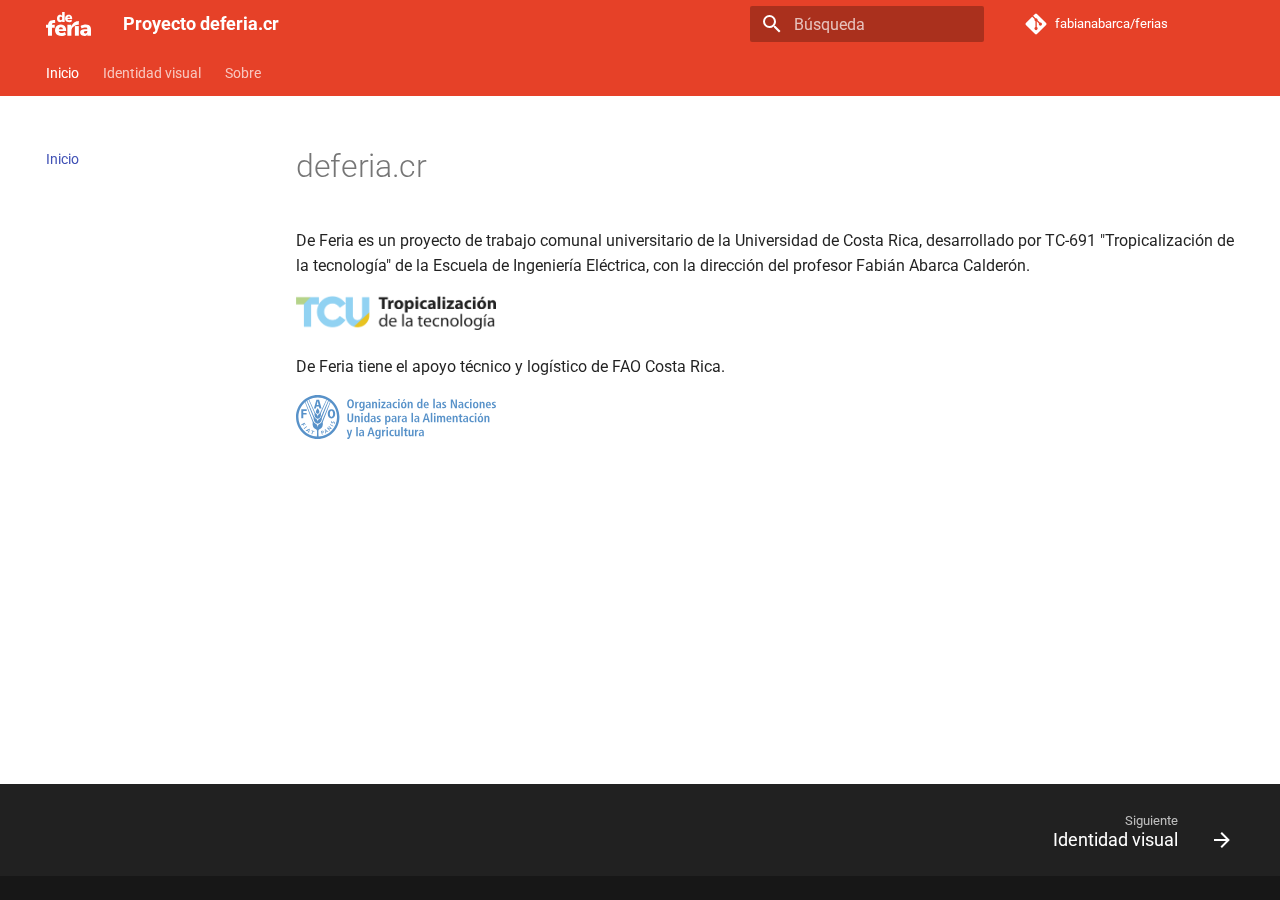
<file: index.html>
<!doctype html>
<html lang="es" class="no-js">
  <head>
    
      <meta charset="utf-8">
      <meta name="viewport" content="width=device-width,initial-scale=1">
      
      
      
      
      
        <link rel="next" href="identidad/">
      
      
      <link rel="icon" href="assets/logos/logo_rojo.svg">
      <meta name="generator" content="mkdocs-1.6.1, mkdocs-material-9.5.44">
    
    
      
        <title>Proyecto deferia.cr</title>
      
    
    
      <link rel="stylesheet" href="assets/stylesheets/main.0253249f.min.css">
      
        
        <link rel="stylesheet" href="assets/stylesheets/palette.06af60db.min.css">
      
      


    
    
      
    
    
      
        
        
        <link rel="preconnect" href="https://fonts.gstatic.com" crossorigin>
        <link rel="stylesheet" href="https://fonts.googleapis.com/css?family=Roboto:300,300i,400,400i,700,700i%7CRoboto+Mono:400,400i,700,700i&display=fallback">
        <style>:root{--md-text-font:"Roboto";--md-code-font:"Roboto Mono"}</style>
      
    
    
      <link rel="stylesheet" href="stylesheets/extra.css">
    
    <script>__md_scope=new URL(".",location),__md_hash=e=>[...e].reduce(((e,_)=>(e<<5)-e+_.charCodeAt(0)),0),__md_get=(e,_=localStorage,t=__md_scope)=>JSON.parse(_.getItem(t.pathname+"."+e)),__md_set=(e,_,t=localStorage,a=__md_scope)=>{try{t.setItem(a.pathname+"."+e,JSON.stringify(_))}catch(e){}}</script>
    
      

    
    
    
  </head>
  
  
    
    
    
    
    
    <body dir="ltr" data-md-color-scheme="feria" data-md-color-primary="indigo" data-md-color-accent="indigo">
  
    
    <input class="md-toggle" data-md-toggle="drawer" type="checkbox" id="__drawer" autocomplete="off">
    <input class="md-toggle" data-md-toggle="search" type="checkbox" id="__search" autocomplete="off">
    <label class="md-overlay" for="__drawer"></label>
    <div data-md-component="skip">
      
        
        <a href="#deferiacr" class="md-skip">
          Saltar a contenido
        </a>
      
    </div>
    <div data-md-component="announce">
      
    </div>
    
    
      

<header class="md-header" data-md-component="header">
  <nav class="md-header__inner md-grid" aria-label="Cabecera">
    <a href="." title="Proyecto deferia.cr" class="md-header__button md-logo" aria-label="Proyecto deferia.cr" data-md-component="logo">
      
  <img src="assets/logos/logo_blanco.svg" alt="logo">

    </a>
    <label class="md-header__button md-icon" for="__drawer">
      
      <svg xmlns="http://www.w3.org/2000/svg" viewBox="0 0 24 24"><path d="M3 6h18v2H3zm0 5h18v2H3zm0 5h18v2H3z"/></svg>
    </label>
    <div class="md-header__title" data-md-component="header-title">
      <div class="md-header__ellipsis">
        <div class="md-header__topic">
          <span class="md-ellipsis">
            Proyecto deferia.cr
          </span>
        </div>
        <div class="md-header__topic" data-md-component="header-topic">
          <span class="md-ellipsis">
            
              Inicio
            
          </span>
        </div>
      </div>
    </div>
    
      
    
    
    
    
      <label class="md-header__button md-icon" for="__search">
        
        <svg xmlns="http://www.w3.org/2000/svg" viewBox="0 0 24 24"><path d="M9.5 3A6.5 6.5 0 0 1 16 9.5c0 1.61-.59 3.09-1.56 4.23l.27.27h.79l5 5-1.5 1.5-5-5v-.79l-.27-.27A6.52 6.52 0 0 1 9.5 16 6.5 6.5 0 0 1 3 9.5 6.5 6.5 0 0 1 9.5 3m0 2C7 5 5 7 5 9.5S7 14 9.5 14 14 12 14 9.5 12 5 9.5 5"/></svg>
      </label>
      <div class="md-search" data-md-component="search" role="dialog">
  <label class="md-search__overlay" for="__search"></label>
  <div class="md-search__inner" role="search">
    <form class="md-search__form" name="search">
      <input type="text" class="md-search__input" name="query" aria-label="Búsqueda" placeholder="Búsqueda" autocapitalize="off" autocorrect="off" autocomplete="off" spellcheck="false" data-md-component="search-query" required>
      <label class="md-search__icon md-icon" for="__search">
        
        <svg xmlns="http://www.w3.org/2000/svg" viewBox="0 0 24 24"><path d="M9.5 3A6.5 6.5 0 0 1 16 9.5c0 1.61-.59 3.09-1.56 4.23l.27.27h.79l5 5-1.5 1.5-5-5v-.79l-.27-.27A6.52 6.52 0 0 1 9.5 16 6.5 6.5 0 0 1 3 9.5 6.5 6.5 0 0 1 9.5 3m0 2C7 5 5 7 5 9.5S7 14 9.5 14 14 12 14 9.5 12 5 9.5 5"/></svg>
        
        <svg xmlns="http://www.w3.org/2000/svg" viewBox="0 0 24 24"><path d="M20 11v2H8l5.5 5.5-1.42 1.42L4.16 12l7.92-7.92L13.5 5.5 8 11z"/></svg>
      </label>
      <nav class="md-search__options" aria-label="Buscar">
        
        <button type="reset" class="md-search__icon md-icon" title="Limpiar" aria-label="Limpiar" tabindex="-1">
          
          <svg xmlns="http://www.w3.org/2000/svg" viewBox="0 0 24 24"><path d="M19 6.41 17.59 5 12 10.59 6.41 5 5 6.41 10.59 12 5 17.59 6.41 19 12 13.41 17.59 19 19 17.59 13.41 12z"/></svg>
        </button>
      </nav>
      
    </form>
    <div class="md-search__output">
      <div class="md-search__scrollwrap" tabindex="0" data-md-scrollfix>
        <div class="md-search-result" data-md-component="search-result">
          <div class="md-search-result__meta">
            Inicializando búsqueda
          </div>
          <ol class="md-search-result__list" role="presentation"></ol>
        </div>
      </div>
    </div>
  </div>
</div>
    
    
      <div class="md-header__source">
        <a href="https://github.com/fabianabarca/ferias" title="Ir al repositorio" class="md-source" data-md-component="source">
  <div class="md-source__icon md-icon">
    
    <svg xmlns="http://www.w3.org/2000/svg" viewBox="0 0 448 512"><!--! Font Awesome Free 6.6.0 by @fontawesome - https://fontawesome.com License - https://fontawesome.com/license/free (Icons: CC BY 4.0, Fonts: SIL OFL 1.1, Code: MIT License) Copyright 2024 Fonticons, Inc.--><path d="M439.55 236.05 244 40.45a28.87 28.87 0 0 0-40.81 0l-40.66 40.63 51.52 51.52c27.06-9.14 52.68 16.77 43.39 43.68l49.66 49.66c34.23-11.8 61.18 31 35.47 56.69-26.49 26.49-70.21-2.87-56-37.34L240.22 199v121.85c25.3 12.54 22.26 41.85 9.08 55a34.34 34.34 0 0 1-48.55 0c-17.57-17.6-11.07-46.91 11.25-56v-123c-20.8-8.51-24.6-30.74-18.64-45L142.57 101 8.45 235.14a28.86 28.86 0 0 0 0 40.81l195.61 195.6a28.86 28.86 0 0 0 40.8 0l194.69-194.69a28.86 28.86 0 0 0 0-40.81"/></svg>
  </div>
  <div class="md-source__repository">
    fabianabarca/ferias
  </div>
</a>
      </div>
    
  </nav>
  
</header>
    
    <div class="md-container" data-md-component="container">
      
      
        
          
            
<nav class="md-tabs" aria-label="Pestañas" data-md-component="tabs">
  <div class="md-grid">
    <ul class="md-tabs__list">
      
        
  
  
    
  
  
    <li class="md-tabs__item md-tabs__item--active">
      <a href="." class="md-tabs__link">
        
  
    
  
  Inicio

      </a>
    </li>
  

      
        
  
  
  
    <li class="md-tabs__item">
      <a href="identidad/" class="md-tabs__link">
        
  
    
  
  Identidad visual

      </a>
    </li>
  

      
        
  
  
  
    <li class="md-tabs__item">
      <a href="sobre/" class="md-tabs__link">
        
  
    
  
  Sobre

      </a>
    </li>
  

      
    </ul>
  </div>
</nav>
          
        
      
      <main class="md-main" data-md-component="main">
        <div class="md-main__inner md-grid">
          
            
              
              <div class="md-sidebar md-sidebar--primary" data-md-component="sidebar" data-md-type="navigation" >
                <div class="md-sidebar__scrollwrap">
                  <div class="md-sidebar__inner">
                    


  


  

<nav class="md-nav md-nav--primary md-nav--lifted md-nav--integrated" aria-label="Navegación" data-md-level="0">
  <label class="md-nav__title" for="__drawer">
    <a href="." title="Proyecto deferia.cr" class="md-nav__button md-logo" aria-label="Proyecto deferia.cr" data-md-component="logo">
      
  <img src="assets/logos/logo_blanco.svg" alt="logo">

    </a>
    Proyecto deferia.cr
  </label>
  
    <div class="md-nav__source">
      <a href="https://github.com/fabianabarca/ferias" title="Ir al repositorio" class="md-source" data-md-component="source">
  <div class="md-source__icon md-icon">
    
    <svg xmlns="http://www.w3.org/2000/svg" viewBox="0 0 448 512"><!--! Font Awesome Free 6.6.0 by @fontawesome - https://fontawesome.com License - https://fontawesome.com/license/free (Icons: CC BY 4.0, Fonts: SIL OFL 1.1, Code: MIT License) Copyright 2024 Fonticons, Inc.--><path d="M439.55 236.05 244 40.45a28.87 28.87 0 0 0-40.81 0l-40.66 40.63 51.52 51.52c27.06-9.14 52.68 16.77 43.39 43.68l49.66 49.66c34.23-11.8 61.18 31 35.47 56.69-26.49 26.49-70.21-2.87-56-37.34L240.22 199v121.85c25.3 12.54 22.26 41.85 9.08 55a34.34 34.34 0 0 1-48.55 0c-17.57-17.6-11.07-46.91 11.25-56v-123c-20.8-8.51-24.6-30.74-18.64-45L142.57 101 8.45 235.14a28.86 28.86 0 0 0 0 40.81l195.61 195.6a28.86 28.86 0 0 0 40.8 0l194.69-194.69a28.86 28.86 0 0 0 0-40.81"/></svg>
  </div>
  <div class="md-source__repository">
    fabianabarca/ferias
  </div>
</a>
    </div>
  
  <ul class="md-nav__list" data-md-scrollfix>
    
      
      
  
  
    
  
  
  
    <li class="md-nav__item md-nav__item--active">
      
      <input class="md-nav__toggle md-toggle" type="checkbox" id="__toc">
      
      
        
      
      
      <a href="." class="md-nav__link md-nav__link--active">
        
  
  <span class="md-ellipsis">
    Inicio
  </span>
  

      </a>
      
    </li>
  

    
      
      
  
  
  
  
    <li class="md-nav__item">
      <a href="identidad/" class="md-nav__link">
        
  
  <span class="md-ellipsis">
    Identidad visual
  </span>
  

      </a>
    </li>
  

    
      
      
  
  
  
  
    <li class="md-nav__item">
      <a href="sobre/" class="md-nav__link">
        
  
  <span class="md-ellipsis">
    Sobre
  </span>
  

      </a>
    </li>
  

    
  </ul>
</nav>
                  </div>
                </div>
              </div>
            
            
          
          
            <div class="md-content" data-md-component="content">
              <article class="md-content__inner md-typeset">
                
                  

  
  


<h1 id="deferiacr">deferia.cr</h1>
<p>De Feria es un proyecto de trabajo comunal universitario de la Universidad de Costa Rica, desarrollado por TC-691 "Tropicalización de la tecnología" de la Escuela de Ingeniería Eléctrica, con la dirección del profesor Fabián Abarca Calderón.</p>
<p><img src="../assets/logos/tropicalizacion.png" width="200px"></p>
<p>De Feria tiene el apoyo técnico y logístico de FAO Costa Rica.</p>
<p><img src="../assets/logos/fao_logo.svg" width="200px"></p>












                
              </article>
            </div>
          
          
<script>var target=document.getElementById(location.hash.slice(1));target&&target.name&&(target.checked=target.name.startsWith("__tabbed_"))</script>
        </div>
        
      </main>
      
        <footer class="md-footer">
  
    
      
      <nav class="md-footer__inner md-grid" aria-label="Pie" >
        
        
          
          <a href="identidad/" class="md-footer__link md-footer__link--next" aria-label="Siguiente: Identidad visual">
            <div class="md-footer__title">
              <span class="md-footer__direction">
                Siguiente
              </span>
              <div class="md-ellipsis">
                Identidad visual
              </div>
            </div>
            <div class="md-footer__button md-icon">
              
              <svg xmlns="http://www.w3.org/2000/svg" viewBox="0 0 24 24"><path d="M4 11v2h12l-5.5 5.5 1.42 1.42L19.84 12l-7.92-7.92L10.5 5.5 16 11z"/></svg>
            </div>
          </a>
        
      </nav>
    
  
  <div class="md-footer-meta md-typeset">
    <div class="md-footer-meta__inner md-grid">
      <div class="md-copyright">
  
  
</div>
      
    </div>
  </div>
</footer>
      
    </div>
    <div class="md-dialog" data-md-component="dialog">
      <div class="md-dialog__inner md-typeset"></div>
    </div>
    
    
    <script id="__config" type="application/json">{"base": ".", "features": ["navigation.expand", "navigation.tabs", "navigation.footer", "toc.integrate"], "search": "assets/javascripts/workers/search.6ce7567c.min.js", "translations": {"clipboard.copied": "Copiado al portapapeles", "clipboard.copy": "Copiar al portapapeles", "search.result.more.one": "1 m\u00e1s en esta p\u00e1gina", "search.result.more.other": "# m\u00e1s en esta p\u00e1gina", "search.result.none": "No se encontraron documentos", "search.result.one": "1 documento encontrado", "search.result.other": "# documentos encontrados", "search.result.placeholder": "Teclee para comenzar b\u00fasqueda", "search.result.term.missing": "Falta", "select.version": "Seleccionar versi\u00f3n"}}</script>
    
    
      <script src="assets/javascripts/bundle.83f73b43.min.js"></script>
      
    
  </body>
</html>
</file>
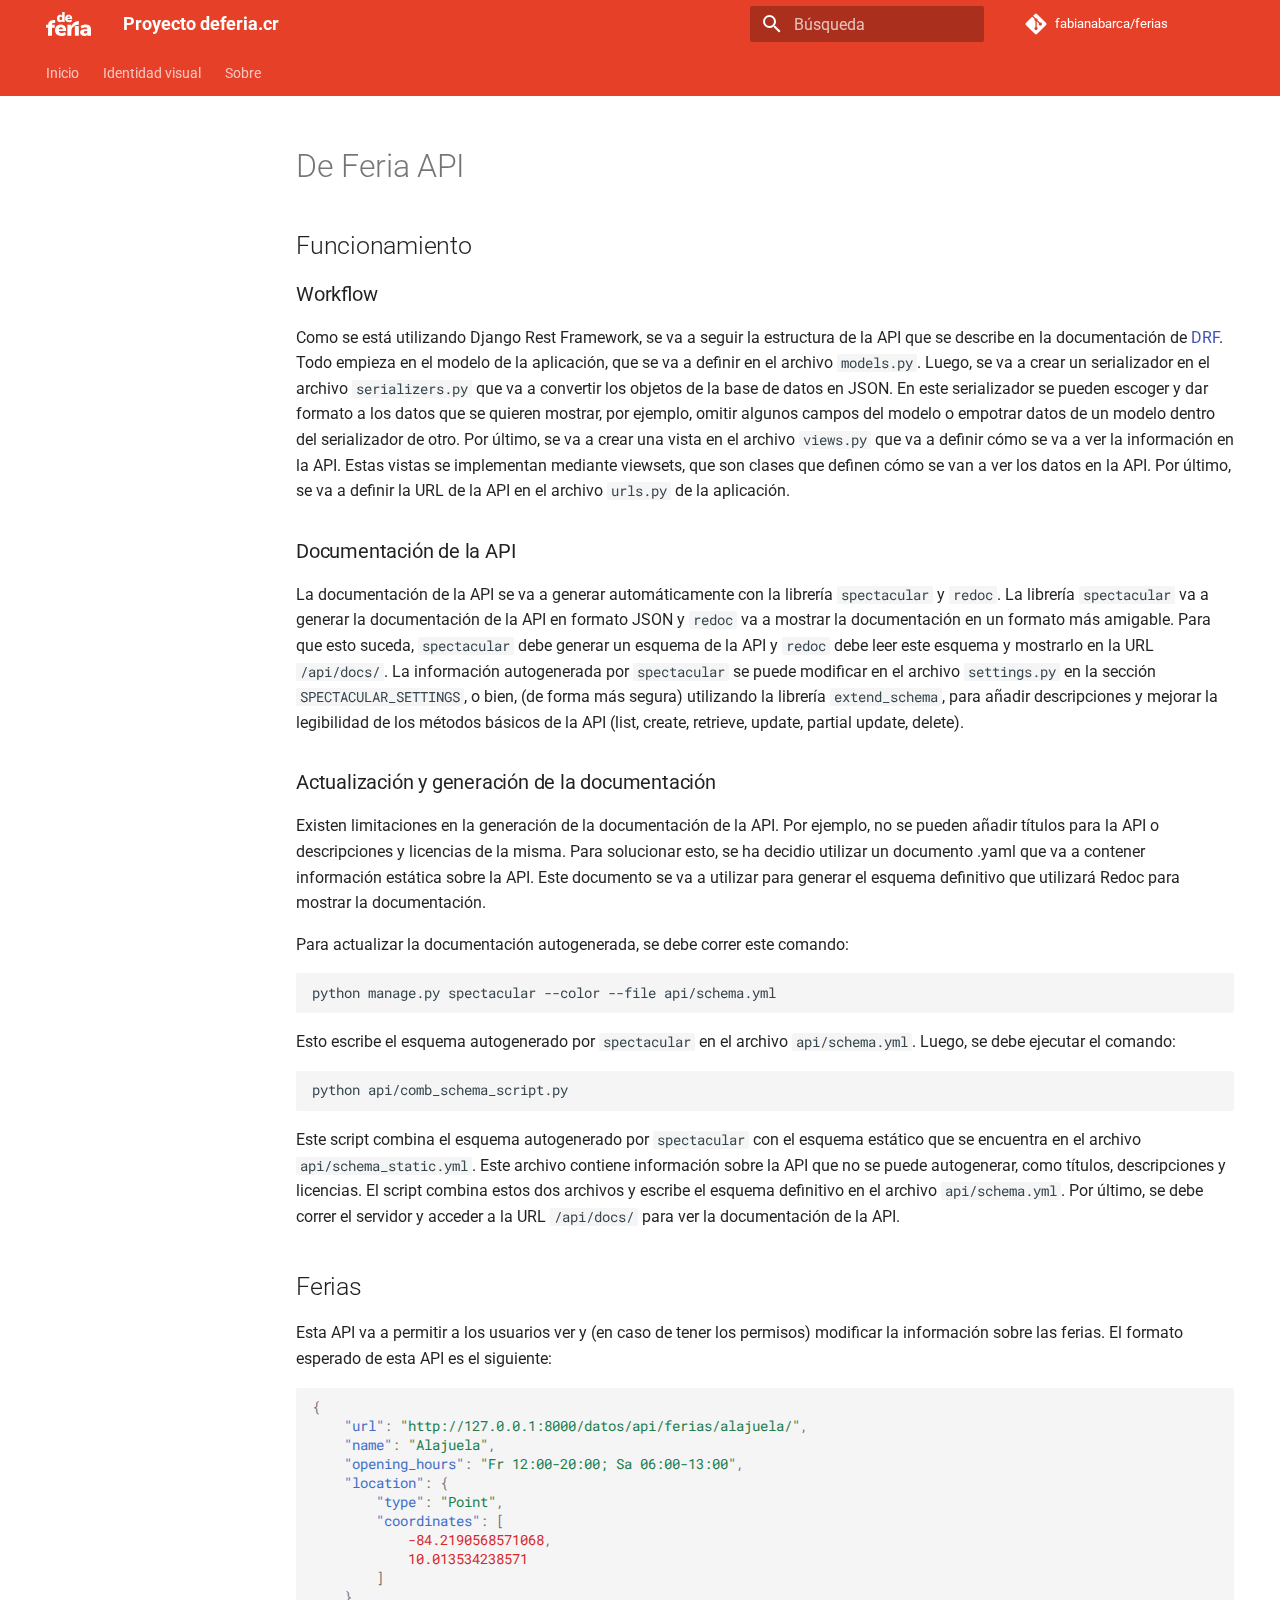
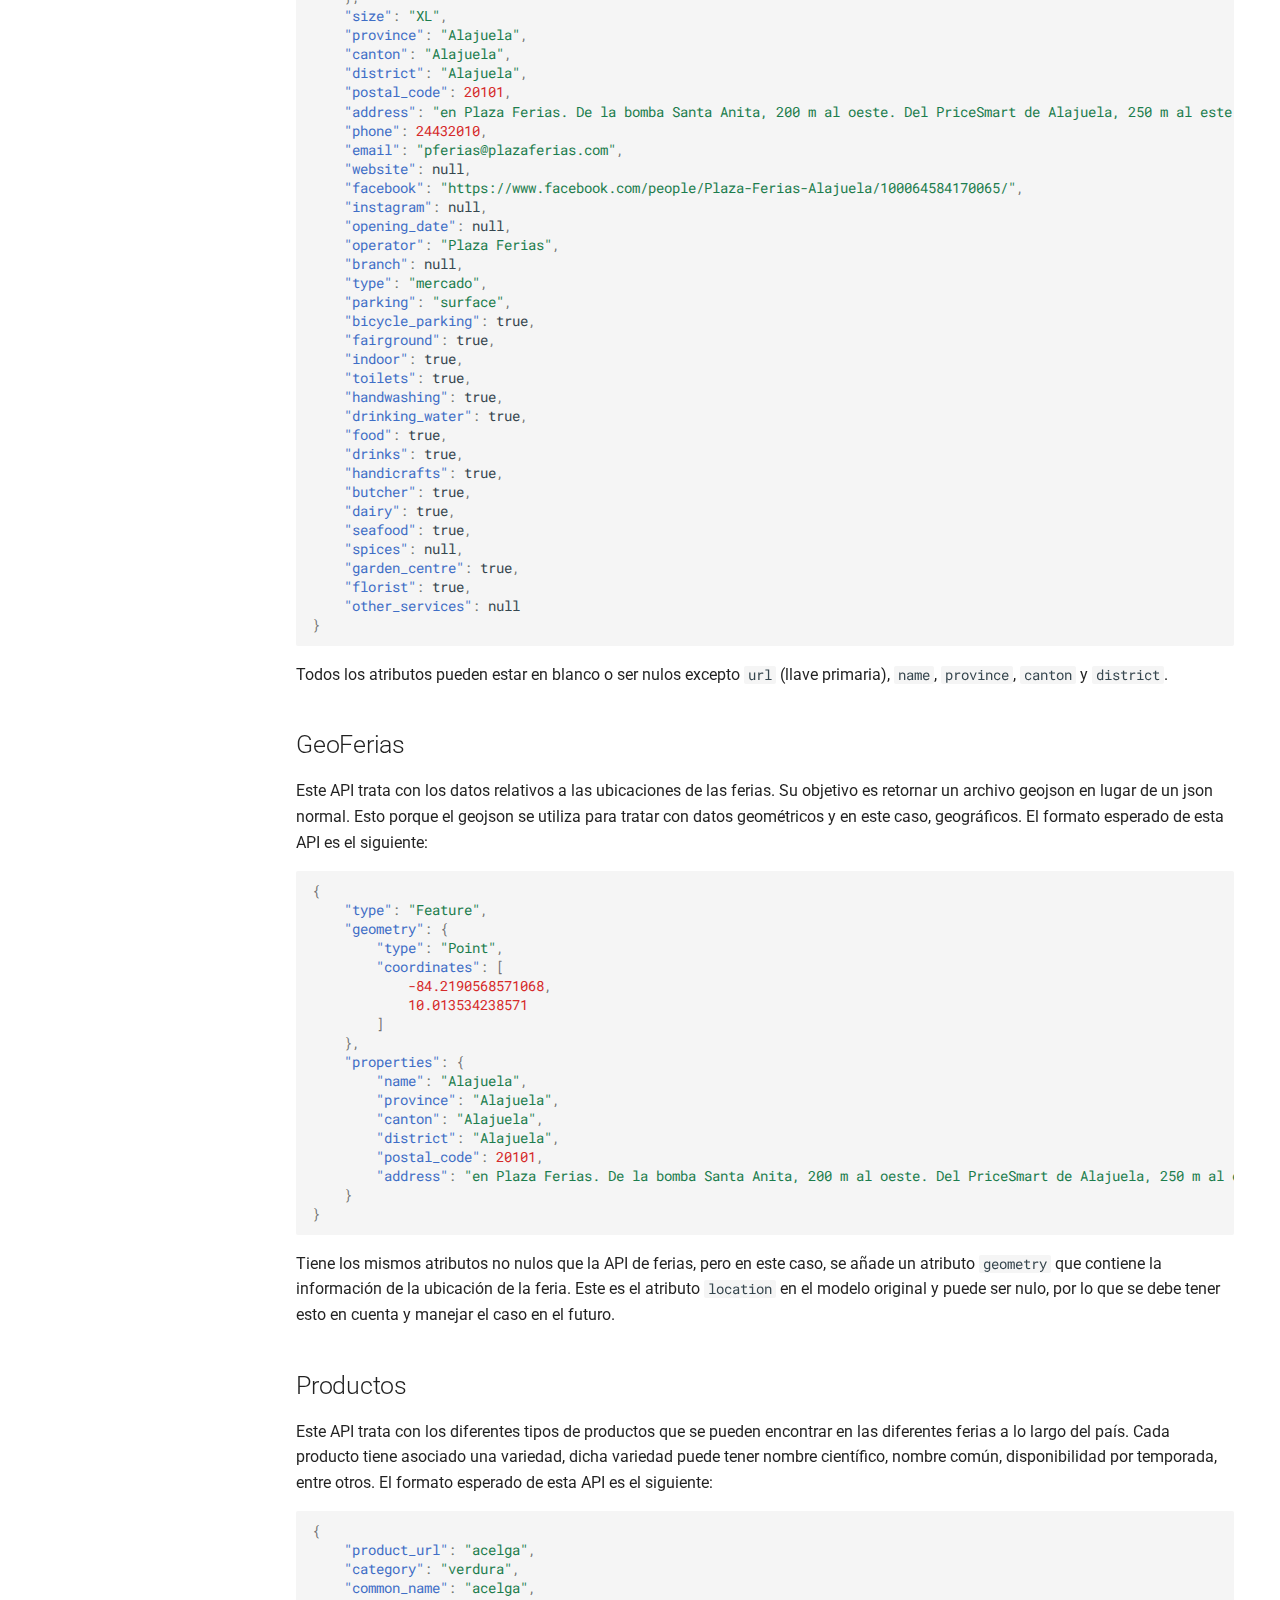
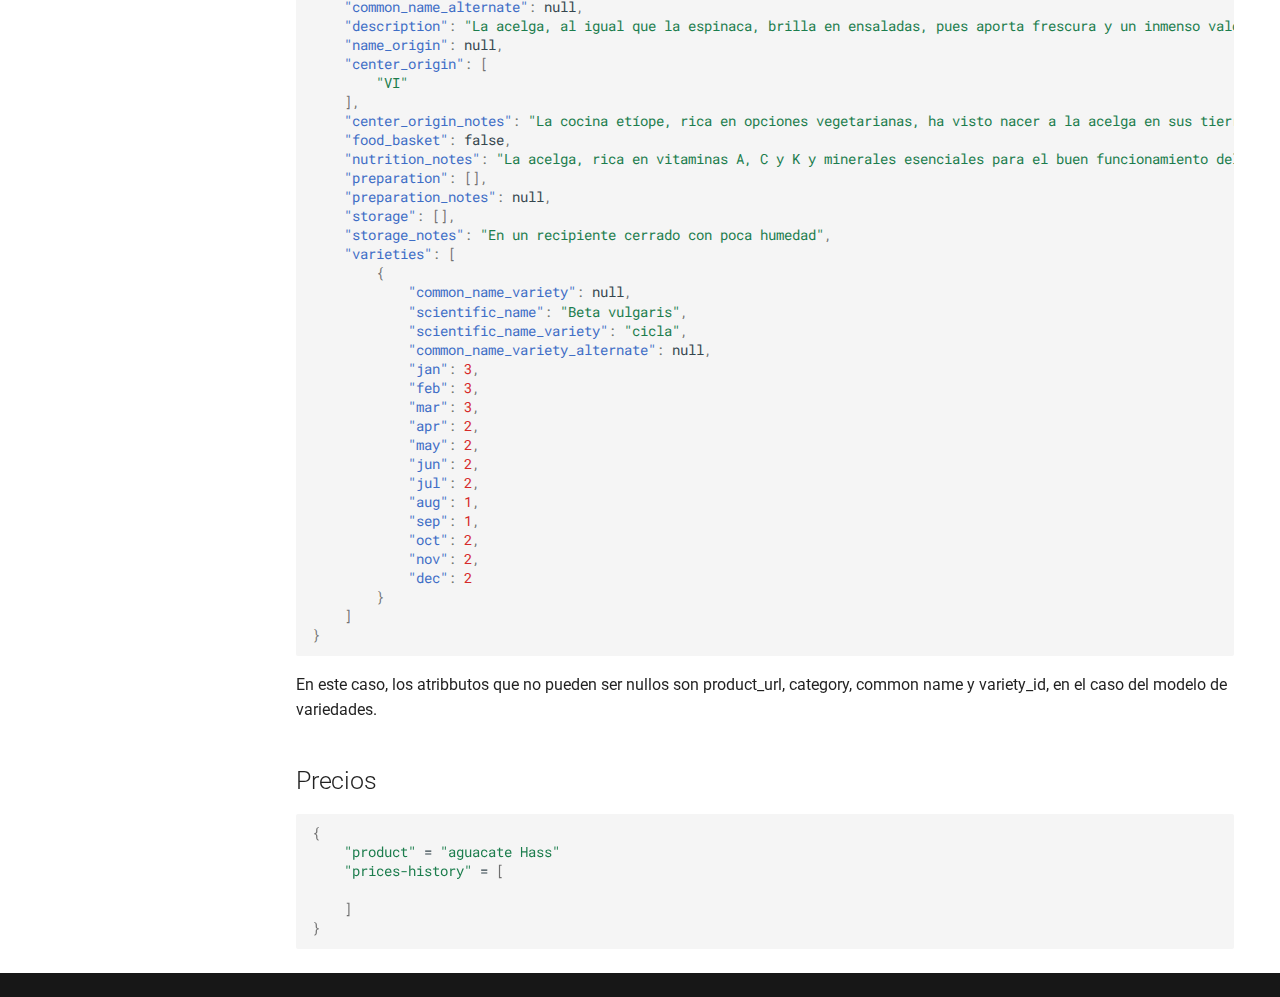
<file: api/index.html>
<!doctype html>
<html lang="es" class="no-js">
  <head>
    
      <meta charset="utf-8">
      <meta name="viewport" content="width=device-width,initial-scale=1">
      
      
      
      
      
      
      <link rel="icon" href="../assets/logos/logo_rojo.svg">
      <meta name="generator" content="mkdocs-1.6.1, mkdocs-material-9.5.44">
    
    
      
        <title>De Feria API - Proyecto deferia.cr</title>
      
    
    
      <link rel="stylesheet" href="../assets/stylesheets/main.0253249f.min.css">
      
        
        <link rel="stylesheet" href="../assets/stylesheets/palette.06af60db.min.css">
      
      


    
    
      
    
    
      
        
        
        <link rel="preconnect" href="https://fonts.gstatic.com" crossorigin>
        <link rel="stylesheet" href="https://fonts.googleapis.com/css?family=Roboto:300,300i,400,400i,700,700i%7CRoboto+Mono:400,400i,700,700i&display=fallback">
        <style>:root{--md-text-font:"Roboto";--md-code-font:"Roboto Mono"}</style>
      
    
    
      <link rel="stylesheet" href="../stylesheets/extra.css">
    
    <script>__md_scope=new URL("..",location),__md_hash=e=>[...e].reduce(((e,_)=>(e<<5)-e+_.charCodeAt(0)),0),__md_get=(e,_=localStorage,t=__md_scope)=>JSON.parse(_.getItem(t.pathname+"."+e)),__md_set=(e,_,t=localStorage,a=__md_scope)=>{try{t.setItem(a.pathname+"."+e,JSON.stringify(_))}catch(e){}}</script>
    
      

    
    
    
  </head>
  
  
    
    
    
    
    
    <body dir="ltr" data-md-color-scheme="feria" data-md-color-primary="indigo" data-md-color-accent="indigo">
  
    
    <input class="md-toggle" data-md-toggle="drawer" type="checkbox" id="__drawer" autocomplete="off">
    <input class="md-toggle" data-md-toggle="search" type="checkbox" id="__search" autocomplete="off">
    <label class="md-overlay" for="__drawer"></label>
    <div data-md-component="skip">
      
        
        <a href="#de-feria-api" class="md-skip">
          Saltar a contenido
        </a>
      
    </div>
    <div data-md-component="announce">
      
    </div>
    
    
      

<header class="md-header" data-md-component="header">
  <nav class="md-header__inner md-grid" aria-label="Cabecera">
    <a href=".." title="Proyecto deferia.cr" class="md-header__button md-logo" aria-label="Proyecto deferia.cr" data-md-component="logo">
      
  <img src="../assets/logos/logo_blanco.svg" alt="logo">

    </a>
    <label class="md-header__button md-icon" for="__drawer">
      
      <svg xmlns="http://www.w3.org/2000/svg" viewBox="0 0 24 24"><path d="M3 6h18v2H3zm0 5h18v2H3zm0 5h18v2H3z"/></svg>
    </label>
    <div class="md-header__title" data-md-component="header-title">
      <div class="md-header__ellipsis">
        <div class="md-header__topic">
          <span class="md-ellipsis">
            Proyecto deferia.cr
          </span>
        </div>
        <div class="md-header__topic" data-md-component="header-topic">
          <span class="md-ellipsis">
            
              De Feria API
            
          </span>
        </div>
      </div>
    </div>
    
      
    
    
    
    
      <label class="md-header__button md-icon" for="__search">
        
        <svg xmlns="http://www.w3.org/2000/svg" viewBox="0 0 24 24"><path d="M9.5 3A6.5 6.5 0 0 1 16 9.5c0 1.61-.59 3.09-1.56 4.23l.27.27h.79l5 5-1.5 1.5-5-5v-.79l-.27-.27A6.52 6.52 0 0 1 9.5 16 6.5 6.5 0 0 1 3 9.5 6.5 6.5 0 0 1 9.5 3m0 2C7 5 5 7 5 9.5S7 14 9.5 14 14 12 14 9.5 12 5 9.5 5"/></svg>
      </label>
      <div class="md-search" data-md-component="search" role="dialog">
  <label class="md-search__overlay" for="__search"></label>
  <div class="md-search__inner" role="search">
    <form class="md-search__form" name="search">
      <input type="text" class="md-search__input" name="query" aria-label="Búsqueda" placeholder="Búsqueda" autocapitalize="off" autocorrect="off" autocomplete="off" spellcheck="false" data-md-component="search-query" required>
      <label class="md-search__icon md-icon" for="__search">
        
        <svg xmlns="http://www.w3.org/2000/svg" viewBox="0 0 24 24"><path d="M9.5 3A6.5 6.5 0 0 1 16 9.5c0 1.61-.59 3.09-1.56 4.23l.27.27h.79l5 5-1.5 1.5-5-5v-.79l-.27-.27A6.52 6.52 0 0 1 9.5 16 6.5 6.5 0 0 1 3 9.5 6.5 6.5 0 0 1 9.5 3m0 2C7 5 5 7 5 9.5S7 14 9.5 14 14 12 14 9.5 12 5 9.5 5"/></svg>
        
        <svg xmlns="http://www.w3.org/2000/svg" viewBox="0 0 24 24"><path d="M20 11v2H8l5.5 5.5-1.42 1.42L4.16 12l7.92-7.92L13.5 5.5 8 11z"/></svg>
      </label>
      <nav class="md-search__options" aria-label="Buscar">
        
        <button type="reset" class="md-search__icon md-icon" title="Limpiar" aria-label="Limpiar" tabindex="-1">
          
          <svg xmlns="http://www.w3.org/2000/svg" viewBox="0 0 24 24"><path d="M19 6.41 17.59 5 12 10.59 6.41 5 5 6.41 10.59 12 5 17.59 6.41 19 12 13.41 17.59 19 19 17.59 13.41 12z"/></svg>
        </button>
      </nav>
      
    </form>
    <div class="md-search__output">
      <div class="md-search__scrollwrap" tabindex="0" data-md-scrollfix>
        <div class="md-search-result" data-md-component="search-result">
          <div class="md-search-result__meta">
            Inicializando búsqueda
          </div>
          <ol class="md-search-result__list" role="presentation"></ol>
        </div>
      </div>
    </div>
  </div>
</div>
    
    
      <div class="md-header__source">
        <a href="https://github.com/fabianabarca/ferias" title="Ir al repositorio" class="md-source" data-md-component="source">
  <div class="md-source__icon md-icon">
    
    <svg xmlns="http://www.w3.org/2000/svg" viewBox="0 0 448 512"><!--! Font Awesome Free 6.6.0 by @fontawesome - https://fontawesome.com License - https://fontawesome.com/license/free (Icons: CC BY 4.0, Fonts: SIL OFL 1.1, Code: MIT License) Copyright 2024 Fonticons, Inc.--><path d="M439.55 236.05 244 40.45a28.87 28.87 0 0 0-40.81 0l-40.66 40.63 51.52 51.52c27.06-9.14 52.68 16.77 43.39 43.68l49.66 49.66c34.23-11.8 61.18 31 35.47 56.69-26.49 26.49-70.21-2.87-56-37.34L240.22 199v121.85c25.3 12.54 22.26 41.85 9.08 55a34.34 34.34 0 0 1-48.55 0c-17.57-17.6-11.07-46.91 11.25-56v-123c-20.8-8.51-24.6-30.74-18.64-45L142.57 101 8.45 235.14a28.86 28.86 0 0 0 0 40.81l195.61 195.6a28.86 28.86 0 0 0 40.8 0l194.69-194.69a28.86 28.86 0 0 0 0-40.81"/></svg>
  </div>
  <div class="md-source__repository">
    fabianabarca/ferias
  </div>
</a>
      </div>
    
  </nav>
  
</header>
    
    <div class="md-container" data-md-component="container">
      
      
        
          
            
<nav class="md-tabs" aria-label="Pestañas" data-md-component="tabs">
  <div class="md-grid">
    <ul class="md-tabs__list">
      
        
  
  
  
    <li class="md-tabs__item">
      <a href=".." class="md-tabs__link">
        
  
    
  
  Inicio

      </a>
    </li>
  

      
        
  
  
  
    <li class="md-tabs__item">
      <a href="../identidad/" class="md-tabs__link">
        
  
    
  
  Identidad visual

      </a>
    </li>
  

      
        
  
  
  
    <li class="md-tabs__item">
      <a href="../sobre/" class="md-tabs__link">
        
  
    
  
  Sobre

      </a>
    </li>
  

      
    </ul>
  </div>
</nav>
          
        
      
      <main class="md-main" data-md-component="main">
        <div class="md-main__inner md-grid">
          
            
              
              <div class="md-sidebar md-sidebar--primary" data-md-component="sidebar" data-md-type="navigation" >
                <div class="md-sidebar__scrollwrap">
                  <div class="md-sidebar__inner">
                    


  


  

<nav class="md-nav md-nav--primary md-nav--lifted md-nav--integrated" aria-label="Navegación" data-md-level="0">
  <label class="md-nav__title" for="__drawer">
    <a href=".." title="Proyecto deferia.cr" class="md-nav__button md-logo" aria-label="Proyecto deferia.cr" data-md-component="logo">
      
  <img src="../assets/logos/logo_blanco.svg" alt="logo">

    </a>
    Proyecto deferia.cr
  </label>
  
    <div class="md-nav__source">
      <a href="https://github.com/fabianabarca/ferias" title="Ir al repositorio" class="md-source" data-md-component="source">
  <div class="md-source__icon md-icon">
    
    <svg xmlns="http://www.w3.org/2000/svg" viewBox="0 0 448 512"><!--! Font Awesome Free 6.6.0 by @fontawesome - https://fontawesome.com License - https://fontawesome.com/license/free (Icons: CC BY 4.0, Fonts: SIL OFL 1.1, Code: MIT License) Copyright 2024 Fonticons, Inc.--><path d="M439.55 236.05 244 40.45a28.87 28.87 0 0 0-40.81 0l-40.66 40.63 51.52 51.52c27.06-9.14 52.68 16.77 43.39 43.68l49.66 49.66c34.23-11.8 61.18 31 35.47 56.69-26.49 26.49-70.21-2.87-56-37.34L240.22 199v121.85c25.3 12.54 22.26 41.85 9.08 55a34.34 34.34 0 0 1-48.55 0c-17.57-17.6-11.07-46.91 11.25-56v-123c-20.8-8.51-24.6-30.74-18.64-45L142.57 101 8.45 235.14a28.86 28.86 0 0 0 0 40.81l195.61 195.6a28.86 28.86 0 0 0 40.8 0l194.69-194.69a28.86 28.86 0 0 0 0-40.81"/></svg>
  </div>
  <div class="md-source__repository">
    fabianabarca/ferias
  </div>
</a>
    </div>
  
  <ul class="md-nav__list" data-md-scrollfix>
    
      
      
  
  
  
  
    <li class="md-nav__item">
      <a href=".." class="md-nav__link">
        
  
  <span class="md-ellipsis">
    Inicio
  </span>
  

      </a>
    </li>
  

    
      
      
  
  
  
  
    <li class="md-nav__item">
      <a href="../identidad/" class="md-nav__link">
        
  
  <span class="md-ellipsis">
    Identidad visual
  </span>
  

      </a>
    </li>
  

    
      
      
  
  
  
  
    <li class="md-nav__item">
      <a href="../sobre/" class="md-nav__link">
        
  
  <span class="md-ellipsis">
    Sobre
  </span>
  

      </a>
    </li>
  

    
  </ul>
</nav>
                  </div>
                </div>
              </div>
            
            
          
          
            <div class="md-content" data-md-component="content">
              <article class="md-content__inner md-typeset">
                
                  

  
  


<h1 id="de-feria-api">De Feria API</h1>
<h2 id="funcionamiento">Funcionamiento</h2>
<h3 id="workflow">Workflow</h3>
<p>Como se está utilizando Django Rest Framework, se va a seguir la estructura de la API que se describe en la documentación de <a href="" title="https://www.django-rest-framework.org/tutorial/quickstart/">DRF</a>. Todo empieza en el modelo de la aplicación, que se va a definir en el archivo <code>models.py</code>. Luego, se va a crear un serializador en el archivo <code>serializers.py</code> que va a convertir los objetos de la base de datos en JSON. En este serializador se pueden escoger y dar formato a los datos que se quieren mostrar, por ejemplo, omitir algunos campos del modelo o empotrar datos de un modelo dentro del serializador de otro. Por último, se va a crear una vista en el archivo <code>views.py</code> que va a definir cómo se va a ver la información en la API. Estas vistas se implementan mediante viewsets, que son clases que definen cómo se van a ver los datos en la API. Por último, se va a definir la URL de la API en el archivo <code>urls.py</code> de la aplicación.</p>
<h3 id="documentacion-de-la-api">Documentación de la API</h3>
<p>La documentación de la API se va a generar automáticamente con la librería <code>spectacular</code> y <code>redoc</code>. La librería <code>spectacular</code> va a generar la documentación de la API en formato JSON y <code>redoc</code> va a mostrar la documentación en un formato más amigable. Para que esto suceda, <code>spectacular</code> debe generar un esquema de la API y <code>redoc</code> debe leer este esquema y mostrarlo en la URL <code>/api/docs/</code>. La información autogenerada por <code>spectacular</code> se puede modificar en el archivo <code>settings.py</code> en la sección <code>SPECTACULAR_SETTINGS</code>, o bien, (de forma más segura) utilizando la librería <code>extend_schema</code>, para añadir descripciones y mejorar la legibilidad de los métodos básicos de la API (list, create, retrieve, update, partial update, delete).</p>
<h3 id="actualizacion-y-generacion-de-la-documentacion">Actualización y generación de la documentación</h3>
<p>Existen limitaciones en la generación de la documentación de la API. Por ejemplo, no se pueden añadir títulos para la API o descripciones y licencias de la misma. Para solucionar esto, se ha decidio utilizar un documento .yaml que va a contener información estática sobre la API. Este documento se va a utilizar para generar el esquema definitivo que utilizará Redoc para mostrar la documentación. </p>
<p>Para actualizar la documentación autogenerada, se debe correr este comando:</p>
<div class="highlight"><pre><span></span><code>python<span class="w"> </span>manage.py<span class="w"> </span>spectacular<span class="w"> </span>--color<span class="w"> </span>--file<span class="w"> </span>api/schema.yml
</code></pre></div>
<p>Esto escribe el esquema autogenerado por <code>spectacular</code> en el archivo <code>api/schema.yml</code>. Luego, se debe ejecutar el comando:</p>
<div class="highlight"><pre><span></span><code>python<span class="w"> </span>api/comb_schema_script.py
</code></pre></div>
<p>Este script combina el esquema autogenerado por <code>spectacular</code> con el esquema estático que se encuentra en el archivo <code>api/schema_static.yml</code>. Este archivo contiene información sobre la API que no se puede autogenerar, como títulos, descripciones y licencias. El script combina estos dos archivos y escribe el esquema definitivo en el archivo <code>api/schema.yml</code>. Por último, se debe correr el servidor y acceder a la URL <code>/api/docs/</code> para ver la documentación de la API.</p>
<h2 id="ferias">Ferias</h2>
<p>Esta API va a permitir a los usuarios ver y (en caso de tener los permisos) modificar la información sobre las ferias. El formato esperado de esta API es el siguiente:</p>
<div class="highlight"><pre><span></span><code><span class="p">{</span>
<span class="w">    </span><span class="nt">&quot;url&quot;</span><span class="p">:</span><span class="w"> </span><span class="s2">&quot;http://127.0.0.1:8000/datos/api/ferias/alajuela/&quot;</span><span class="p">,</span>
<span class="w">    </span><span class="nt">&quot;name&quot;</span><span class="p">:</span><span class="w"> </span><span class="s2">&quot;Alajuela&quot;</span><span class="p">,</span>
<span class="w">    </span><span class="nt">&quot;opening_hours&quot;</span><span class="p">:</span><span class="w"> </span><span class="s2">&quot;Fr 12:00-20:00; Sa 06:00-13:00&quot;</span><span class="p">,</span>
<span class="w">    </span><span class="nt">&quot;location&quot;</span><span class="p">:</span><span class="w"> </span><span class="p">{</span>
<span class="w">        </span><span class="nt">&quot;type&quot;</span><span class="p">:</span><span class="w"> </span><span class="s2">&quot;Point&quot;</span><span class="p">,</span>
<span class="w">        </span><span class="nt">&quot;coordinates&quot;</span><span class="p">:</span><span class="w"> </span><span class="p">[</span>
<span class="w">            </span><span class="mf">-84.2190568571068</span><span class="p">,</span>
<span class="w">            </span><span class="mf">10.013534238571</span>
<span class="w">        </span><span class="p">]</span>
<span class="w">    </span><span class="p">},</span>
<span class="w">    </span><span class="nt">&quot;size&quot;</span><span class="p">:</span><span class="w"> </span><span class="s2">&quot;XL&quot;</span><span class="p">,</span>
<span class="w">    </span><span class="nt">&quot;province&quot;</span><span class="p">:</span><span class="w"> </span><span class="s2">&quot;Alajuela&quot;</span><span class="p">,</span>
<span class="w">    </span><span class="nt">&quot;canton&quot;</span><span class="p">:</span><span class="w"> </span><span class="s2">&quot;Alajuela&quot;</span><span class="p">,</span>
<span class="w">    </span><span class="nt">&quot;district&quot;</span><span class="p">:</span><span class="w"> </span><span class="s2">&quot;Alajuela&quot;</span><span class="p">,</span>
<span class="w">    </span><span class="nt">&quot;postal_code&quot;</span><span class="p">:</span><span class="w"> </span><span class="mi">20101</span><span class="p">,</span>
<span class="w">    </span><span class="nt">&quot;address&quot;</span><span class="p">:</span><span class="w"> </span><span class="s2">&quot;en Plaza Ferias. De la bomba Santa Anita, 200 m al oeste. Del PriceSmart de Alajuela, 250 m al este. Por Ekono&quot;</span><span class="p">,</span>
<span class="w">    </span><span class="nt">&quot;phone&quot;</span><span class="p">:</span><span class="w"> </span><span class="mi">24432010</span><span class="p">,</span>
<span class="w">    </span><span class="nt">&quot;email&quot;</span><span class="p">:</span><span class="w"> </span><span class="s2">&quot;pferias@plazaferias.com&quot;</span><span class="p">,</span>
<span class="w">    </span><span class="nt">&quot;website&quot;</span><span class="p">:</span><span class="w"> </span><span class="kc">null</span><span class="p">,</span>
<span class="w">    </span><span class="nt">&quot;facebook&quot;</span><span class="p">:</span><span class="w"> </span><span class="s2">&quot;https://www.facebook.com/people/Plaza-Ferias-Alajuela/100064584170065/&quot;</span><span class="p">,</span>
<span class="w">    </span><span class="nt">&quot;instagram&quot;</span><span class="p">:</span><span class="w"> </span><span class="kc">null</span><span class="p">,</span>
<span class="w">    </span><span class="nt">&quot;opening_date&quot;</span><span class="p">:</span><span class="w"> </span><span class="kc">null</span><span class="p">,</span>
<span class="w">    </span><span class="nt">&quot;operator&quot;</span><span class="p">:</span><span class="w"> </span><span class="s2">&quot;Plaza Ferias&quot;</span><span class="p">,</span>
<span class="w">    </span><span class="nt">&quot;branch&quot;</span><span class="p">:</span><span class="w"> </span><span class="kc">null</span><span class="p">,</span>
<span class="w">    </span><span class="nt">&quot;type&quot;</span><span class="p">:</span><span class="w"> </span><span class="s2">&quot;mercado&quot;</span><span class="p">,</span>
<span class="w">    </span><span class="nt">&quot;parking&quot;</span><span class="p">:</span><span class="w"> </span><span class="s2">&quot;surface&quot;</span><span class="p">,</span>
<span class="w">    </span><span class="nt">&quot;bicycle_parking&quot;</span><span class="p">:</span><span class="w"> </span><span class="kc">true</span><span class="p">,</span>
<span class="w">    </span><span class="nt">&quot;fairground&quot;</span><span class="p">:</span><span class="w"> </span><span class="kc">true</span><span class="p">,</span>
<span class="w">    </span><span class="nt">&quot;indoor&quot;</span><span class="p">:</span><span class="w"> </span><span class="kc">true</span><span class="p">,</span>
<span class="w">    </span><span class="nt">&quot;toilets&quot;</span><span class="p">:</span><span class="w"> </span><span class="kc">true</span><span class="p">,</span>
<span class="w">    </span><span class="nt">&quot;handwashing&quot;</span><span class="p">:</span><span class="w"> </span><span class="kc">true</span><span class="p">,</span>
<span class="w">    </span><span class="nt">&quot;drinking_water&quot;</span><span class="p">:</span><span class="w"> </span><span class="kc">true</span><span class="p">,</span>
<span class="w">    </span><span class="nt">&quot;food&quot;</span><span class="p">:</span><span class="w"> </span><span class="kc">true</span><span class="p">,</span>
<span class="w">    </span><span class="nt">&quot;drinks&quot;</span><span class="p">:</span><span class="w"> </span><span class="kc">true</span><span class="p">,</span>
<span class="w">    </span><span class="nt">&quot;handicrafts&quot;</span><span class="p">:</span><span class="w"> </span><span class="kc">true</span><span class="p">,</span>
<span class="w">    </span><span class="nt">&quot;butcher&quot;</span><span class="p">:</span><span class="w"> </span><span class="kc">true</span><span class="p">,</span>
<span class="w">    </span><span class="nt">&quot;dairy&quot;</span><span class="p">:</span><span class="w"> </span><span class="kc">true</span><span class="p">,</span>
<span class="w">    </span><span class="nt">&quot;seafood&quot;</span><span class="p">:</span><span class="w"> </span><span class="kc">true</span><span class="p">,</span>
<span class="w">    </span><span class="nt">&quot;spices&quot;</span><span class="p">:</span><span class="w"> </span><span class="kc">null</span><span class="p">,</span>
<span class="w">    </span><span class="nt">&quot;garden_centre&quot;</span><span class="p">:</span><span class="w"> </span><span class="kc">true</span><span class="p">,</span>
<span class="w">    </span><span class="nt">&quot;florist&quot;</span><span class="p">:</span><span class="w"> </span><span class="kc">true</span><span class="p">,</span>
<span class="w">    </span><span class="nt">&quot;other_services&quot;</span><span class="p">:</span><span class="w"> </span><span class="kc">null</span>
<span class="p">}</span>
</code></pre></div>
<p>Todos los atributos pueden estar en blanco o ser nulos excepto <code>url</code> (llave primaria), <code>name</code>, <code>province</code>, <code>canton</code> y <code>district</code>.</p>
<h2 id="geoferias">GeoFerias</h2>
<p>Este API trata con los datos relativos a las ubicaciones de las ferias. Su objetivo es retornar un archivo geojson en lugar de un json normal. Esto porque el geojson se utiliza para tratar con datos geométricos y en este caso, geográficos. El formato esperado de esta API es el siguiente:</p>
<div class="highlight"><pre><span></span><code><span class="p">{</span>
<span class="w">    </span><span class="nt">&quot;type&quot;</span><span class="p">:</span><span class="w"> </span><span class="s2">&quot;Feature&quot;</span><span class="p">,</span>
<span class="w">    </span><span class="nt">&quot;geometry&quot;</span><span class="p">:</span><span class="w"> </span><span class="p">{</span>
<span class="w">        </span><span class="nt">&quot;type&quot;</span><span class="p">:</span><span class="w"> </span><span class="s2">&quot;Point&quot;</span><span class="p">,</span>
<span class="w">        </span><span class="nt">&quot;coordinates&quot;</span><span class="p">:</span><span class="w"> </span><span class="p">[</span>
<span class="w">            </span><span class="mf">-84.2190568571068</span><span class="p">,</span>
<span class="w">            </span><span class="mf">10.013534238571</span>
<span class="w">        </span><span class="p">]</span>
<span class="w">    </span><span class="p">},</span>
<span class="w">    </span><span class="nt">&quot;properties&quot;</span><span class="p">:</span><span class="w"> </span><span class="p">{</span>
<span class="w">        </span><span class="nt">&quot;name&quot;</span><span class="p">:</span><span class="w"> </span><span class="s2">&quot;Alajuela&quot;</span><span class="p">,</span>
<span class="w">        </span><span class="nt">&quot;province&quot;</span><span class="p">:</span><span class="w"> </span><span class="s2">&quot;Alajuela&quot;</span><span class="p">,</span>
<span class="w">        </span><span class="nt">&quot;canton&quot;</span><span class="p">:</span><span class="w"> </span><span class="s2">&quot;Alajuela&quot;</span><span class="p">,</span>
<span class="w">        </span><span class="nt">&quot;district&quot;</span><span class="p">:</span><span class="w"> </span><span class="s2">&quot;Alajuela&quot;</span><span class="p">,</span>
<span class="w">        </span><span class="nt">&quot;postal_code&quot;</span><span class="p">:</span><span class="w"> </span><span class="mi">20101</span><span class="p">,</span>
<span class="w">        </span><span class="nt">&quot;address&quot;</span><span class="p">:</span><span class="w"> </span><span class="s2">&quot;en Plaza Ferias. De la bomba Santa Anita, 200 m al oeste. Del PriceSmart de Alajuela, 250 m al este. Por Ekono&quot;</span>
<span class="w">    </span><span class="p">}</span>
<span class="p">}</span>
</code></pre></div>
<p>Tiene los mismos atributos no nulos que la API de ferias, pero en este caso, se añade un atributo <code>geometry</code> que contiene la información de la ubicación de la feria. Este es el atributo <code>location</code> en el modelo original y puede ser nulo, por lo que se debe tener esto en cuenta y manejar el caso en el futuro.</p>
<h2 id="productos">Productos</h2>
<p>Este API trata con los diferentes tipos de productos que se pueden encontrar en las diferentes ferias a lo largo del país. Cada producto tiene asociado una variedad, dicha variedad puede tener nombre científico, nombre común, disponibilidad por temporada, entre otros. El formato esperado de esta API es el siguiente:</p>
<div class="highlight"><pre><span></span><code><span class="p">{</span>
<span class="w">    </span><span class="nt">&quot;product_url&quot;</span><span class="p">:</span><span class="w"> </span><span class="s2">&quot;acelga&quot;</span><span class="p">,</span>
<span class="w">    </span><span class="nt">&quot;category&quot;</span><span class="p">:</span><span class="w"> </span><span class="s2">&quot;verdura&quot;</span><span class="p">,</span>
<span class="w">    </span><span class="nt">&quot;common_name&quot;</span><span class="p">:</span><span class="w"> </span><span class="s2">&quot;acelga&quot;</span><span class="p">,</span>
<span class="w">    </span><span class="nt">&quot;common_name_alternate&quot;</span><span class="p">:</span><span class="w"> </span><span class="kc">null</span><span class="p">,</span>
<span class="w">    </span><span class="nt">&quot;description&quot;</span><span class="p">:</span><span class="w"> </span><span class="s2">&quot;La acelga, al igual que la espinaca, brilla en ensaladas, pues aporta frescura y un inmenso valor nutricional. Reconocida por su alto aporte en minerales y vitaminas esenciales, es la adición perfecta para una dieta equilibrada.&quot;</span><span class="p">,</span>
<span class="w">    </span><span class="nt">&quot;name_origin&quot;</span><span class="p">:</span><span class="w"> </span><span class="kc">null</span><span class="p">,</span>
<span class="w">    </span><span class="nt">&quot;center_origin&quot;</span><span class="p">:</span><span class="w"> </span><span class="p">[</span>
<span class="w">        </span><span class="s2">&quot;VI&quot;</span>
<span class="w">    </span><span class="p">],</span>
<span class="w">    </span><span class="nt">&quot;center_origin_notes&quot;</span><span class="p">:</span><span class="w"> </span><span class="s2">&quot;La cocina etíope, rica en opciones vegetarianas, ha visto nacer a la acelga en sus tierras y ha sido la primera en acogerla como un ingrediente esencial en sus deliciosas recetas verdes.&quot;</span><span class="p">,</span>
<span class="w">    </span><span class="nt">&quot;food_basket&quot;</span><span class="p">:</span><span class="w"> </span><span class="kc">false</span><span class="p">,</span>
<span class="w">    </span><span class="nt">&quot;nutrition_notes&quot;</span><span class="p">:</span><span class="w"> </span><span class="s2">&quot;La acelga, rica en vitaminas A, C y K y minerales esenciales para el buen funcionamiento del organismo, como magnesio, hierro y potasio, también ayuda a regular los procesos digestivos. Su elevado contenido de vitamina K ayuda a mantener sanos los huesos y la sangre.&quot;</span><span class="p">,</span>
<span class="w">    </span><span class="nt">&quot;preparation&quot;</span><span class="p">:</span><span class="w"> </span><span class="p">[],</span>
<span class="w">    </span><span class="nt">&quot;preparation_notes&quot;</span><span class="p">:</span><span class="w"> </span><span class="kc">null</span><span class="p">,</span>
<span class="w">    </span><span class="nt">&quot;storage&quot;</span><span class="p">:</span><span class="w"> </span><span class="p">[],</span>
<span class="w">    </span><span class="nt">&quot;storage_notes&quot;</span><span class="p">:</span><span class="w"> </span><span class="s2">&quot;En un recipiente cerrado con poca humedad&quot;</span><span class="p">,</span>
<span class="w">    </span><span class="nt">&quot;varieties&quot;</span><span class="p">:</span><span class="w"> </span><span class="p">[</span>
<span class="w">        </span><span class="p">{</span>
<span class="w">            </span><span class="nt">&quot;common_name_variety&quot;</span><span class="p">:</span><span class="w"> </span><span class="kc">null</span><span class="p">,</span>
<span class="w">            </span><span class="nt">&quot;scientific_name&quot;</span><span class="p">:</span><span class="w"> </span><span class="s2">&quot;Beta vulgaris&quot;</span><span class="p">,</span>
<span class="w">            </span><span class="nt">&quot;scientific_name_variety&quot;</span><span class="p">:</span><span class="w"> </span><span class="s2">&quot;cicla&quot;</span><span class="p">,</span>
<span class="w">            </span><span class="nt">&quot;common_name_variety_alternate&quot;</span><span class="p">:</span><span class="w"> </span><span class="kc">null</span><span class="p">,</span>
<span class="w">            </span><span class="nt">&quot;jan&quot;</span><span class="p">:</span><span class="w"> </span><span class="mi">3</span><span class="p">,</span>
<span class="w">            </span><span class="nt">&quot;feb&quot;</span><span class="p">:</span><span class="w"> </span><span class="mi">3</span><span class="p">,</span>
<span class="w">            </span><span class="nt">&quot;mar&quot;</span><span class="p">:</span><span class="w"> </span><span class="mi">3</span><span class="p">,</span>
<span class="w">            </span><span class="nt">&quot;apr&quot;</span><span class="p">:</span><span class="w"> </span><span class="mi">2</span><span class="p">,</span>
<span class="w">            </span><span class="nt">&quot;may&quot;</span><span class="p">:</span><span class="w"> </span><span class="mi">2</span><span class="p">,</span>
<span class="w">            </span><span class="nt">&quot;jun&quot;</span><span class="p">:</span><span class="w"> </span><span class="mi">2</span><span class="p">,</span>
<span class="w">            </span><span class="nt">&quot;jul&quot;</span><span class="p">:</span><span class="w"> </span><span class="mi">2</span><span class="p">,</span>
<span class="w">            </span><span class="nt">&quot;aug&quot;</span><span class="p">:</span><span class="w"> </span><span class="mi">1</span><span class="p">,</span>
<span class="w">            </span><span class="nt">&quot;sep&quot;</span><span class="p">:</span><span class="w"> </span><span class="mi">1</span><span class="p">,</span>
<span class="w">            </span><span class="nt">&quot;oct&quot;</span><span class="p">:</span><span class="w"> </span><span class="mi">2</span><span class="p">,</span>
<span class="w">            </span><span class="nt">&quot;nov&quot;</span><span class="p">:</span><span class="w"> </span><span class="mi">2</span><span class="p">,</span>
<span class="w">            </span><span class="nt">&quot;dec&quot;</span><span class="p">:</span><span class="w"> </span><span class="mi">2</span>
<span class="w">        </span><span class="p">}</span>
<span class="w">    </span><span class="p">]</span>
<span class="p">}</span>
</code></pre></div>
<p>En este caso, los atribbutos que no pueden ser nullos son product_url, category, common name y variety_id, en el caso del modelo de variedades.</p>
<h2 id="precios">Precios</h2>
<div class="highlight"><pre><span></span><code><span class="p">{</span>
<span class="w">    </span><span class="s2">&quot;product&quot;</span><span class="w"> </span><span class="err">=</span><span class="w"> </span><span class="s2">&quot;aguacate Hass&quot;</span>
<span class="w">    </span><span class="s2">&quot;prices-history&quot;</span><span class="w"> </span><span class="err">=</span><span class="w"> </span><span class="p">[</span>

<span class="w">    </span><span class="p">]</span>
<span class="p">}</span>
</code></pre></div>












                
              </article>
            </div>
          
          
<script>var target=document.getElementById(location.hash.slice(1));target&&target.name&&(target.checked=target.name.startsWith("__tabbed_"))</script>
        </div>
        
      </main>
      
        <footer class="md-footer">
  
    
  
  <div class="md-footer-meta md-typeset">
    <div class="md-footer-meta__inner md-grid">
      <div class="md-copyright">
  
  
</div>
      
    </div>
  </div>
</footer>
      
    </div>
    <div class="md-dialog" data-md-component="dialog">
      <div class="md-dialog__inner md-typeset"></div>
    </div>
    
    
    <script id="__config" type="application/json">{"base": "..", "features": ["navigation.expand", "navigation.tabs", "navigation.footer", "toc.integrate"], "search": "../assets/javascripts/workers/search.6ce7567c.min.js", "translations": {"clipboard.copied": "Copiado al portapapeles", "clipboard.copy": "Copiar al portapapeles", "search.result.more.one": "1 m\u00e1s en esta p\u00e1gina", "search.result.more.other": "# m\u00e1s en esta p\u00e1gina", "search.result.none": "No se encontraron documentos", "search.result.one": "1 documento encontrado", "search.result.other": "# documentos encontrados", "search.result.placeholder": "Teclee para comenzar b\u00fasqueda", "search.result.term.missing": "Falta", "select.version": "Seleccionar versi\u00f3n"}}</script>
    
    
      <script src="../assets/javascripts/bundle.83f73b43.min.js"></script>
      
    
  </body>
</html>
</file>
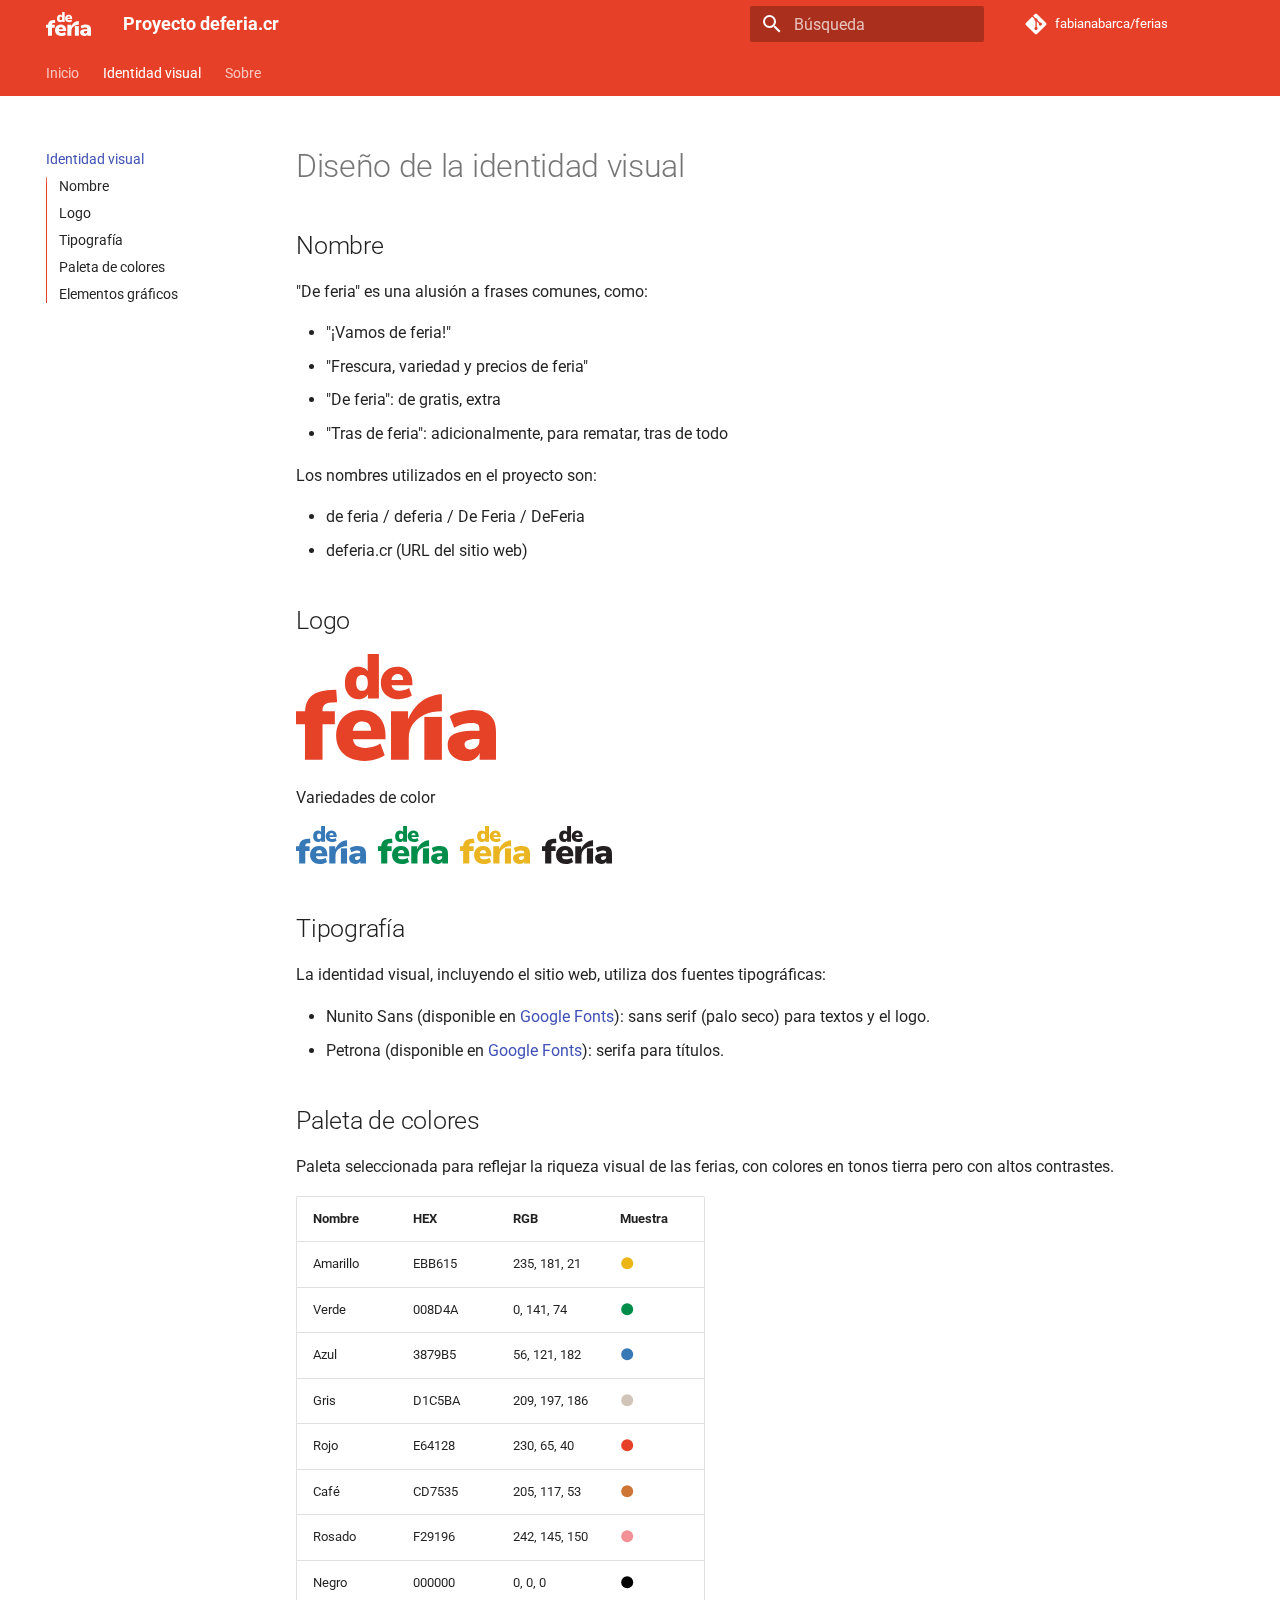
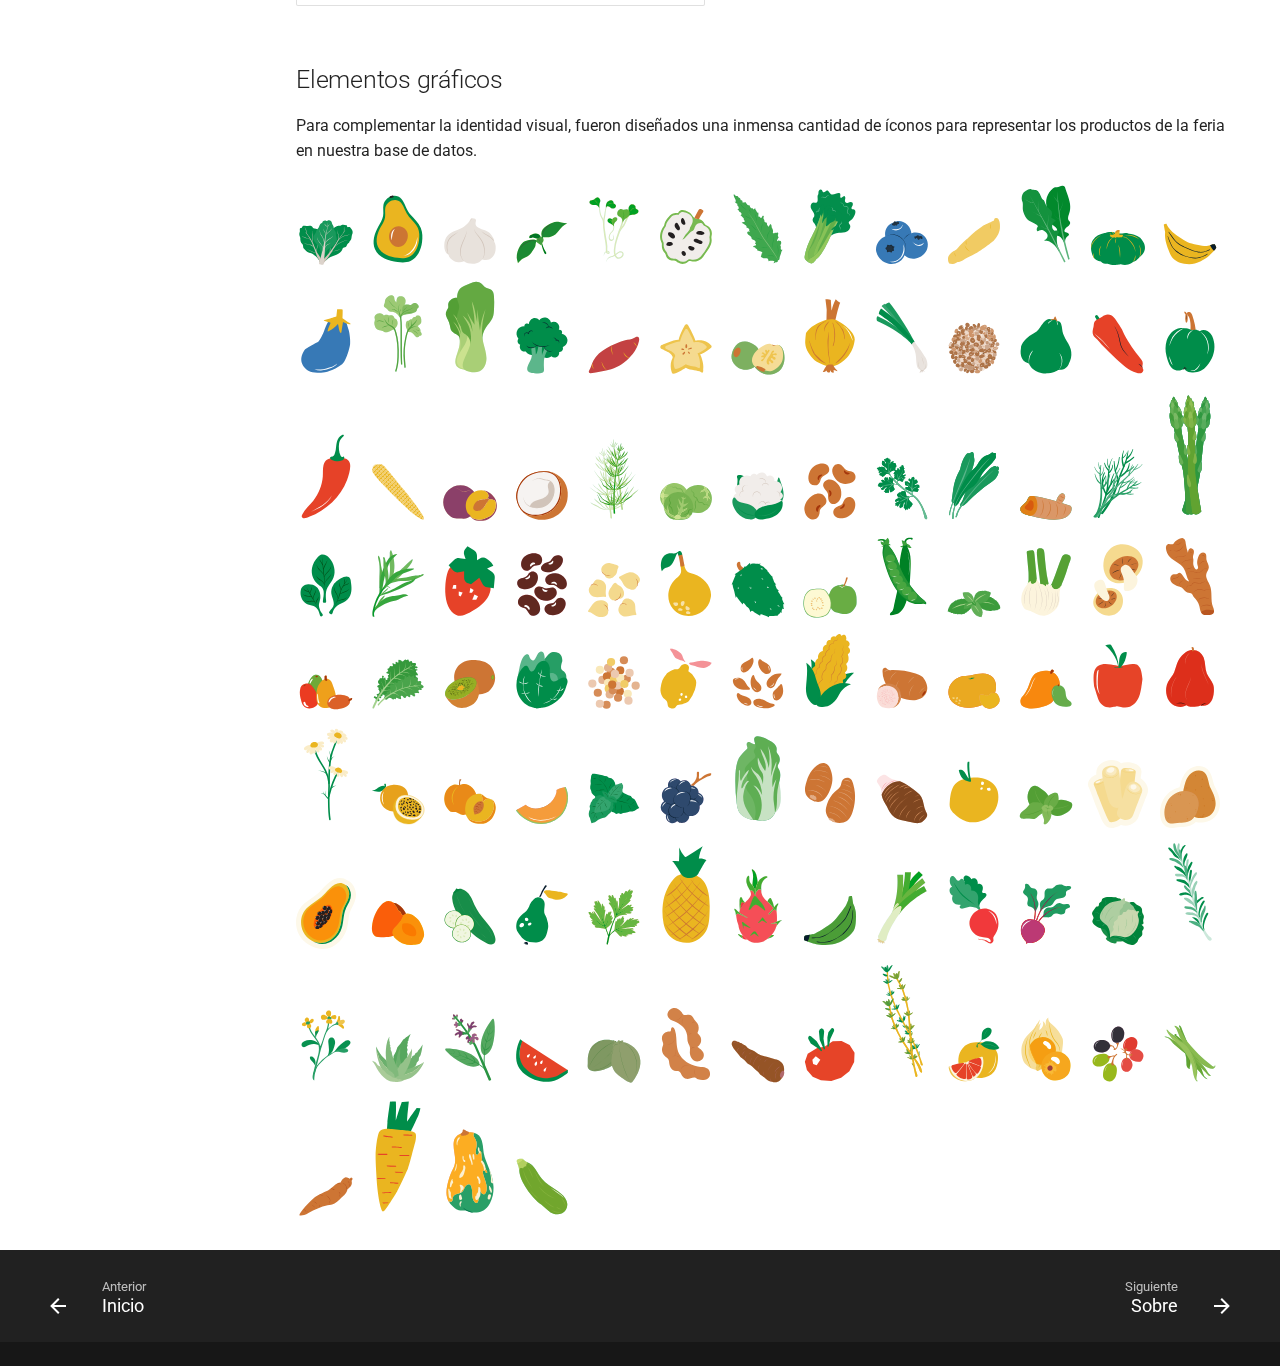
<file: identidad/index.html>
<!doctype html>
<html lang="es" class="no-js">
  <head>
    
      <meta charset="utf-8">
      <meta name="viewport" content="width=device-width,initial-scale=1">
      
      
      
      
        <link rel="prev" href="..">
      
      
        <link rel="next" href="../sobre/">
      
      
      <link rel="icon" href="../assets/logos/logo_rojo.svg">
      <meta name="generator" content="mkdocs-1.6.1, mkdocs-material-9.5.44">
    
    
      
        <title>Identidad visual - Proyecto deferia.cr</title>
      
    
    
      <link rel="stylesheet" href="../assets/stylesheets/main.0253249f.min.css">
      
        
        <link rel="stylesheet" href="../assets/stylesheets/palette.06af60db.min.css">
      
      


    
    
      
    
    
      
        
        
        <link rel="preconnect" href="https://fonts.gstatic.com" crossorigin>
        <link rel="stylesheet" href="https://fonts.googleapis.com/css?family=Roboto:300,300i,400,400i,700,700i%7CRoboto+Mono:400,400i,700,700i&display=fallback">
        <style>:root{--md-text-font:"Roboto";--md-code-font:"Roboto Mono"}</style>
      
    
    
      <link rel="stylesheet" href="../stylesheets/extra.css">
    
    <script>__md_scope=new URL("..",location),__md_hash=e=>[...e].reduce(((e,_)=>(e<<5)-e+_.charCodeAt(0)),0),__md_get=(e,_=localStorage,t=__md_scope)=>JSON.parse(_.getItem(t.pathname+"."+e)),__md_set=(e,_,t=localStorage,a=__md_scope)=>{try{t.setItem(a.pathname+"."+e,JSON.stringify(_))}catch(e){}}</script>
    
      

    
    
    
  </head>
  
  
    
    
    
    
    
    <body dir="ltr" data-md-color-scheme="feria" data-md-color-primary="indigo" data-md-color-accent="indigo">
  
    
    <input class="md-toggle" data-md-toggle="drawer" type="checkbox" id="__drawer" autocomplete="off">
    <input class="md-toggle" data-md-toggle="search" type="checkbox" id="__search" autocomplete="off">
    <label class="md-overlay" for="__drawer"></label>
    <div data-md-component="skip">
      
        
        <a href="#diseno-de-la-identidad-visual" class="md-skip">
          Saltar a contenido
        </a>
      
    </div>
    <div data-md-component="announce">
      
    </div>
    
    
      

<header class="md-header" data-md-component="header">
  <nav class="md-header__inner md-grid" aria-label="Cabecera">
    <a href=".." title="Proyecto deferia.cr" class="md-header__button md-logo" aria-label="Proyecto deferia.cr" data-md-component="logo">
      
  <img src="../assets/logos/logo_blanco.svg" alt="logo">

    </a>
    <label class="md-header__button md-icon" for="__drawer">
      
      <svg xmlns="http://www.w3.org/2000/svg" viewBox="0 0 24 24"><path d="M3 6h18v2H3zm0 5h18v2H3zm0 5h18v2H3z"/></svg>
    </label>
    <div class="md-header__title" data-md-component="header-title">
      <div class="md-header__ellipsis">
        <div class="md-header__topic">
          <span class="md-ellipsis">
            Proyecto deferia.cr
          </span>
        </div>
        <div class="md-header__topic" data-md-component="header-topic">
          <span class="md-ellipsis">
            
              Identidad visual
            
          </span>
        </div>
      </div>
    </div>
    
      
    
    
    
    
      <label class="md-header__button md-icon" for="__search">
        
        <svg xmlns="http://www.w3.org/2000/svg" viewBox="0 0 24 24"><path d="M9.5 3A6.5 6.5 0 0 1 16 9.5c0 1.61-.59 3.09-1.56 4.23l.27.27h.79l5 5-1.5 1.5-5-5v-.79l-.27-.27A6.52 6.52 0 0 1 9.5 16 6.5 6.5 0 0 1 3 9.5 6.5 6.5 0 0 1 9.5 3m0 2C7 5 5 7 5 9.5S7 14 9.5 14 14 12 14 9.5 12 5 9.5 5"/></svg>
      </label>
      <div class="md-search" data-md-component="search" role="dialog">
  <label class="md-search__overlay" for="__search"></label>
  <div class="md-search__inner" role="search">
    <form class="md-search__form" name="search">
      <input type="text" class="md-search__input" name="query" aria-label="Búsqueda" placeholder="Búsqueda" autocapitalize="off" autocorrect="off" autocomplete="off" spellcheck="false" data-md-component="search-query" required>
      <label class="md-search__icon md-icon" for="__search">
        
        <svg xmlns="http://www.w3.org/2000/svg" viewBox="0 0 24 24"><path d="M9.5 3A6.5 6.5 0 0 1 16 9.5c0 1.61-.59 3.09-1.56 4.23l.27.27h.79l5 5-1.5 1.5-5-5v-.79l-.27-.27A6.52 6.52 0 0 1 9.5 16 6.5 6.5 0 0 1 3 9.5 6.5 6.5 0 0 1 9.5 3m0 2C7 5 5 7 5 9.5S7 14 9.5 14 14 12 14 9.5 12 5 9.5 5"/></svg>
        
        <svg xmlns="http://www.w3.org/2000/svg" viewBox="0 0 24 24"><path d="M20 11v2H8l5.5 5.5-1.42 1.42L4.16 12l7.92-7.92L13.5 5.5 8 11z"/></svg>
      </label>
      <nav class="md-search__options" aria-label="Buscar">
        
        <button type="reset" class="md-search__icon md-icon" title="Limpiar" aria-label="Limpiar" tabindex="-1">
          
          <svg xmlns="http://www.w3.org/2000/svg" viewBox="0 0 24 24"><path d="M19 6.41 17.59 5 12 10.59 6.41 5 5 6.41 10.59 12 5 17.59 6.41 19 12 13.41 17.59 19 19 17.59 13.41 12z"/></svg>
        </button>
      </nav>
      
    </form>
    <div class="md-search__output">
      <div class="md-search__scrollwrap" tabindex="0" data-md-scrollfix>
        <div class="md-search-result" data-md-component="search-result">
          <div class="md-search-result__meta">
            Inicializando búsqueda
          </div>
          <ol class="md-search-result__list" role="presentation"></ol>
        </div>
      </div>
    </div>
  </div>
</div>
    
    
      <div class="md-header__source">
        <a href="https://github.com/fabianabarca/ferias" title="Ir al repositorio" class="md-source" data-md-component="source">
  <div class="md-source__icon md-icon">
    
    <svg xmlns="http://www.w3.org/2000/svg" viewBox="0 0 448 512"><!--! Font Awesome Free 6.6.0 by @fontawesome - https://fontawesome.com License - https://fontawesome.com/license/free (Icons: CC BY 4.0, Fonts: SIL OFL 1.1, Code: MIT License) Copyright 2024 Fonticons, Inc.--><path d="M439.55 236.05 244 40.45a28.87 28.87 0 0 0-40.81 0l-40.66 40.63 51.52 51.52c27.06-9.14 52.68 16.77 43.39 43.68l49.66 49.66c34.23-11.8 61.18 31 35.47 56.69-26.49 26.49-70.21-2.87-56-37.34L240.22 199v121.85c25.3 12.54 22.26 41.85 9.08 55a34.34 34.34 0 0 1-48.55 0c-17.57-17.6-11.07-46.91 11.25-56v-123c-20.8-8.51-24.6-30.74-18.64-45L142.57 101 8.45 235.14a28.86 28.86 0 0 0 0 40.81l195.61 195.6a28.86 28.86 0 0 0 40.8 0l194.69-194.69a28.86 28.86 0 0 0 0-40.81"/></svg>
  </div>
  <div class="md-source__repository">
    fabianabarca/ferias
  </div>
</a>
      </div>
    
  </nav>
  
</header>
    
    <div class="md-container" data-md-component="container">
      
      
        
          
            
<nav class="md-tabs" aria-label="Pestañas" data-md-component="tabs">
  <div class="md-grid">
    <ul class="md-tabs__list">
      
        
  
  
  
    <li class="md-tabs__item">
      <a href=".." class="md-tabs__link">
        
  
    
  
  Inicio

      </a>
    </li>
  

      
        
  
  
    
  
  
    <li class="md-tabs__item md-tabs__item--active">
      <a href="./" class="md-tabs__link">
        
  
    
  
  Identidad visual

      </a>
    </li>
  

      
        
  
  
  
    <li class="md-tabs__item">
      <a href="../sobre/" class="md-tabs__link">
        
  
    
  
  Sobre

      </a>
    </li>
  

      
    </ul>
  </div>
</nav>
          
        
      
      <main class="md-main" data-md-component="main">
        <div class="md-main__inner md-grid">
          
            
              
              <div class="md-sidebar md-sidebar--primary" data-md-component="sidebar" data-md-type="navigation" >
                <div class="md-sidebar__scrollwrap">
                  <div class="md-sidebar__inner">
                    


  


  

<nav class="md-nav md-nav--primary md-nav--lifted md-nav--integrated" aria-label="Navegación" data-md-level="0">
  <label class="md-nav__title" for="__drawer">
    <a href=".." title="Proyecto deferia.cr" class="md-nav__button md-logo" aria-label="Proyecto deferia.cr" data-md-component="logo">
      
  <img src="../assets/logos/logo_blanco.svg" alt="logo">

    </a>
    Proyecto deferia.cr
  </label>
  
    <div class="md-nav__source">
      <a href="https://github.com/fabianabarca/ferias" title="Ir al repositorio" class="md-source" data-md-component="source">
  <div class="md-source__icon md-icon">
    
    <svg xmlns="http://www.w3.org/2000/svg" viewBox="0 0 448 512"><!--! Font Awesome Free 6.6.0 by @fontawesome - https://fontawesome.com License - https://fontawesome.com/license/free (Icons: CC BY 4.0, Fonts: SIL OFL 1.1, Code: MIT License) Copyright 2024 Fonticons, Inc.--><path d="M439.55 236.05 244 40.45a28.87 28.87 0 0 0-40.81 0l-40.66 40.63 51.52 51.52c27.06-9.14 52.68 16.77 43.39 43.68l49.66 49.66c34.23-11.8 61.18 31 35.47 56.69-26.49 26.49-70.21-2.87-56-37.34L240.22 199v121.85c25.3 12.54 22.26 41.85 9.08 55a34.34 34.34 0 0 1-48.55 0c-17.57-17.6-11.07-46.91 11.25-56v-123c-20.8-8.51-24.6-30.74-18.64-45L142.57 101 8.45 235.14a28.86 28.86 0 0 0 0 40.81l195.61 195.6a28.86 28.86 0 0 0 40.8 0l194.69-194.69a28.86 28.86 0 0 0 0-40.81"/></svg>
  </div>
  <div class="md-source__repository">
    fabianabarca/ferias
  </div>
</a>
    </div>
  
  <ul class="md-nav__list" data-md-scrollfix>
    
      
      
  
  
  
  
    <li class="md-nav__item">
      <a href=".." class="md-nav__link">
        
  
  <span class="md-ellipsis">
    Inicio
  </span>
  

      </a>
    </li>
  

    
      
      
  
  
    
  
  
  
    <li class="md-nav__item md-nav__item--active">
      
      <input class="md-nav__toggle md-toggle" type="checkbox" id="__toc">
      
      
        
      
      
        <label class="md-nav__link md-nav__link--active" for="__toc">
          
  
  <span class="md-ellipsis">
    Identidad visual
  </span>
  

          <span class="md-nav__icon md-icon"></span>
        </label>
      
      <a href="./" class="md-nav__link md-nav__link--active">
        
  
  <span class="md-ellipsis">
    Identidad visual
  </span>
  

      </a>
      
        

<nav class="md-nav md-nav--secondary" aria-label="Tabla de contenidos">
  
  
  
    
  
  
    <label class="md-nav__title" for="__toc">
      <span class="md-nav__icon md-icon"></span>
      Tabla de contenidos
    </label>
    <ul class="md-nav__list" data-md-component="toc" data-md-scrollfix>
      
        <li class="md-nav__item">
  <a href="#nombre" class="md-nav__link">
    <span class="md-ellipsis">
      Nombre
    </span>
  </a>
  
</li>
      
        <li class="md-nav__item">
  <a href="#logo" class="md-nav__link">
    <span class="md-ellipsis">
      Logo
    </span>
  </a>
  
</li>
      
        <li class="md-nav__item">
  <a href="#tipografia" class="md-nav__link">
    <span class="md-ellipsis">
      Tipografía
    </span>
  </a>
  
</li>
      
        <li class="md-nav__item">
  <a href="#paleta-de-colores" class="md-nav__link">
    <span class="md-ellipsis">
      Paleta de colores
    </span>
  </a>
  
</li>
      
        <li class="md-nav__item">
  <a href="#elementos-graficos" class="md-nav__link">
    <span class="md-ellipsis">
      Elementos gráficos
    </span>
  </a>
  
</li>
      
    </ul>
  
</nav>
      
    </li>
  

    
      
      
  
  
  
  
    <li class="md-nav__item">
      <a href="../sobre/" class="md-nav__link">
        
  
  <span class="md-ellipsis">
    Sobre
  </span>
  

      </a>
    </li>
  

    
  </ul>
</nav>
                  </div>
                </div>
              </div>
            
            
          
          
            <div class="md-content" data-md-component="content">
              <article class="md-content__inner md-typeset">
                
                  

  
  


<h1 id="diseno-de-la-identidad-visual">Diseño de la identidad visual</h1>
<h2 id="nombre">Nombre</h2>
<p>"De feria" es una alusión a frases comunes, como:</p>
<ul>
<li>"¡Vamos de feria!"</li>
<li>"Frescura, variedad y precios de feria"</li>
<li>"De feria": de gratis, extra</li>
<li>"Tras de feria": adicionalmente, para rematar, tras de todo</li>
</ul>
<p>Los nombres utilizados en el proyecto son:</p>
<ul>
<li>de feria / deferia / De Feria / DeFeria </li>
<li>deferia.cr (URL del sitio web)</li>
</ul>
<h2 id="logo">Logo</h2>
<p><img src="../assets/logos/logo_rojo.svg" width="200px"></p>
<p>Variedades de color</p>
<p><img src="../assets/logos/logo_azul.svg" width="70px">&nbsp;&nbsp;
<img src="../assets/logos/logo_verde.svg" width="70px">&nbsp;&nbsp;
<img src="../assets/logos/logo_amarillo.svg" width="70px">&nbsp;&nbsp;
<img src="../assets/logos/logo_negro.svg" width="70px">&nbsp;&nbsp;</p>
<h2 id="tipografia">Tipografía</h2>
<p>La identidad visual, incluyendo el sitio web, utiliza dos fuentes tipográficas:</p>
<ul>
<li>Nunito Sans (disponible en <a href="https://fonts.google.com/specimen/Nunito+Sans">Google Fonts</a>): sans serif (palo seco) para textos y el logo.</li>
<li>Petrona (disponible en <a href="https://fonts.google.com/specimen/Petrona">Google Fonts</a>): serifa para títulos.</li>
</ul>
<h2 id="paleta-de-colores">Paleta de colores</h2>
<p>Paleta seleccionada para reflejar la riqueza visual de las ferias, con colores en tonos tierra pero con altos contrastes.</p>
<table>
<thead>
<tr>
<th>Nombre</th>
<th>HEX</th>
<th>RGB</th>
<th>Muestra</th>
</tr>
</thead>
<tbody>
<tr>
<td>Amarillo</td>
<td>EBB615</td>
<td>235, 181, 21</td>
<td><span class="twemoji amarillo"><svg xmlns="http://www.w3.org/2000/svg" viewBox="0 0 24 24"><path d="M12 2A10 10 0 0 0 2 12a10 10 0 0 0 10 10 10 10 0 0 0 10-10A10 10 0 0 0 12 2"/></svg></span></td>
</tr>
<tr>
<td>Verde</td>
<td>008D4A</td>
<td>0, 141, 74</td>
<td><span class="twemoji verde"><svg xmlns="http://www.w3.org/2000/svg" viewBox="0 0 24 24"><path d="M12 2A10 10 0 0 0 2 12a10 10 0 0 0 10 10 10 10 0 0 0 10-10A10 10 0 0 0 12 2"/></svg></span></td>
</tr>
<tr>
<td>Azul</td>
<td>3879B5</td>
<td>56, 121, 182</td>
<td><span class="twemoji azul"><svg xmlns="http://www.w3.org/2000/svg" viewBox="0 0 24 24"><path d="M12 2A10 10 0 0 0 2 12a10 10 0 0 0 10 10 10 10 0 0 0 10-10A10 10 0 0 0 12 2"/></svg></span></td>
</tr>
<tr>
<td>Gris</td>
<td>D1C5BA</td>
<td>209, 197, 186</td>
<td><span class="twemoji gris"><svg xmlns="http://www.w3.org/2000/svg" viewBox="0 0 24 24"><path d="M12 2A10 10 0 0 0 2 12a10 10 0 0 0 10 10 10 10 0 0 0 10-10A10 10 0 0 0 12 2"/></svg></span></td>
</tr>
<tr>
<td>Rojo</td>
<td>E64128</td>
<td>230, 65, 40</td>
<td><span class="twemoji rojo"><svg xmlns="http://www.w3.org/2000/svg" viewBox="0 0 24 24"><path d="M12 2A10 10 0 0 0 2 12a10 10 0 0 0 10 10 10 10 0 0 0 10-10A10 10 0 0 0 12 2"/></svg></span></td>
</tr>
<tr>
<td>Café</td>
<td>CD7535</td>
<td>205, 117, 53</td>
<td><span class="twemoji cafe"><svg xmlns="http://www.w3.org/2000/svg" viewBox="0 0 24 24"><path d="M12 2A10 10 0 0 0 2 12a10 10 0 0 0 10 10 10 10 0 0 0 10-10A10 10 0 0 0 12 2"/></svg></span></td>
</tr>
<tr>
<td>Rosado</td>
<td>F29196</td>
<td>242, 145, 150</td>
<td><span class="twemoji rosado"><svg xmlns="http://www.w3.org/2000/svg" viewBox="0 0 24 24"><path d="M12 2A10 10 0 0 0 2 12a10 10 0 0 0 10 10 10 10 0 0 0 10-10A10 10 0 0 0 12 2"/></svg></span></td>
</tr>
<tr>
<td>Negro</td>
<td>000000</td>
<td>0, 0, 0</td>
<td><span class="twemoji negro"><svg xmlns="http://www.w3.org/2000/svg" viewBox="0 0 24 24"><path d="M12 2A10 10 0 0 0 2 12a10 10 0 0 0 10 10 10 10 0 0 0 10-10A10 10 0 0 0 12 2"/></svg></span></td>
</tr>
</tbody>
</table>
<h2 id="elementos-graficos">Elementos gráficos</h2>
<p>Para complementar la identidad visual, fueron diseñados una inmensa cantidad de íconos para representar los productos de la feria en nuestra base de datos.</p>
<p><img src="../assets/icons/acelga.svg" width="60px" alt="Acelga">&nbsp;&nbsp;
<img src="../assets/icons/aguacate.svg" width="60px" alt="Aguacate">&nbsp;&nbsp;
<img src="../assets/icons/ajo.svg" width="60px" alt="Ajo">&nbsp;&nbsp;
<img src="../assets/icons/albahaca.svg" width="60px" alt="Albahaca">&nbsp;&nbsp;
<img src="../assets/icons/alfalfa.svg" width="60px" alt="Alfalfa">&nbsp;&nbsp;
<img src="../assets/icons/anona.svg" width="60px" alt="Anona">&nbsp;&nbsp;
<img src="../assets/icons/apazote.svg" width="60px" alt="Apazote">&nbsp;&nbsp;
<img src="../assets/icons/apio.svg" width="60px" alt="Apio">&nbsp;&nbsp;
<img src="../assets/icons/arandano.svg" width="60px" alt="Arandano">&nbsp;&nbsp;
<img src="../assets/icons/arracache.svg" width="60px" alt="Arracache">&nbsp;&nbsp;
<img src="../assets/icons/arugula.svg" width="60px" alt="Arugula">&nbsp;&nbsp;
<img src="../assets/icons/ayote.svg" width="60px" alt="Ayote">&nbsp;&nbsp;
<img src="../assets/icons/banano.svg" width="60px" alt="Banano">&nbsp;&nbsp;
<img src="../assets/icons/berenjena.svg" width="60px" alt="Berenjena">&nbsp;&nbsp;
<img src="../assets/icons/berro.svg" width="60px" alt="Berro">&nbsp;&nbsp;
<img src="../assets/icons/bokchoy.svg" width="60px" alt="Bokchoy">&nbsp;&nbsp;
<img src="../assets/icons/brocoli.svg" width="60px" alt="Brocoli">&nbsp;&nbsp;
<img src="../assets/icons/camote.svg" width="60px" alt="Camote">&nbsp;&nbsp;
<img src="../assets/icons/carambola.svg" width="60px" alt="Carambola">&nbsp;&nbsp;
<img src="../assets/icons/cas.svg" width="60px" alt="Cas">&nbsp;&nbsp;
<img src="../assets/icons/cebolla.svg" width="60px" alt="Cebolla">&nbsp;&nbsp;
<img src="../assets/icons/cebollino.svg" width="60px" alt="Cebollino">&nbsp;&nbsp;
<img src="../assets/icons/chan.svg" width="60px" alt="Chan">&nbsp;&nbsp;
<img src="../assets/icons/chayote.svg" width="60px" alt="Chayote">&nbsp;&nbsp;
<img src="../assets/icons/chiledulce.svg" width="60px" alt="Chiledulce">&nbsp;&nbsp;
<img src="../assets/icons/chilepanameno.svg" width="60px" alt="Chilepanameno">&nbsp;&nbsp;
<img src="../assets/icons/chilepicante.svg" width="60px" alt="Chilepicante">&nbsp;&nbsp;
<img src="../assets/icons/chilote.svg" width="60px" alt="Chilote">&nbsp;&nbsp;
<img src="../assets/icons/ciruela.svg" width="60px" alt="Ciruela">&nbsp;&nbsp;
<img src="../assets/icons/coco.svg" width="60px" alt="Coco">&nbsp;&nbsp;
<img src="../assets/icons/coladecaballo.svg" width="60px" alt="Coladecaballo">&nbsp;&nbsp;
<img src="../assets/icons/coldebruselas.svg" width="60px" alt="Coldebruselas">&nbsp;&nbsp;
<img src="../assets/icons/coliflor.svg" width="60px" alt="Coliflor">&nbsp;&nbsp;
<img src="../assets/icons/cubaces.svg" width="60px" alt="Cubaces">&nbsp;&nbsp;
<img src="../assets/icons/culantro.svg" width="60px" alt="Culantro">&nbsp;&nbsp;
<img src="../assets/icons/culantrocoyote.svg" width="60px" alt="Culantrocoyote">&nbsp;&nbsp;
<img src="../assets/icons/curcuma.svg" width="60px" alt="Curcuma">&nbsp;&nbsp;
<img src="../assets/icons/eneldo.svg" width="60px" alt="Eneldo">&nbsp;&nbsp;
<img src="../assets/icons/esparrago.svg" width="60px" alt="Esparrago">&nbsp;&nbsp;
<img src="../assets/icons/espinaca.svg" width="60px" alt="Espinaca">&nbsp;&nbsp;
<img src="../assets/icons/estragon.svg" width="60px" alt="Estragon">&nbsp;&nbsp;
<img src="../assets/icons/fresa.svg" width="60px" alt="Fresa">&nbsp;&nbsp;
<img src="../assets/icons/frijoles.svg" width="60px" alt="Frijoles">&nbsp;&nbsp;
<img src="../assets/icons/garbanzos.svg" width="60px" alt="Garbanzos">&nbsp;&nbsp;
<img src="../assets/icons/granadilla.svg" width="60px" alt="Granadilla">&nbsp;&nbsp;
<img src="../assets/icons/guanabana.svg" width="60px" alt="Guanabana">&nbsp;&nbsp;
<img src="../assets/icons/guayaba.svg" width="60px" alt="Guayaba">&nbsp;&nbsp;
<img src="../assets/icons/guisante.svg" width="60px" alt="Guisante">&nbsp;&nbsp;
<img src="../assets/icons/hierbabuena.svg" width="60px" alt="Hierbabuena">&nbsp;&nbsp;
<img src="../assets/icons/hinojo.svg" width="60px" alt="Hinojo">&nbsp;&nbsp;
<img src="../assets/icons/hongo.svg" width="60px" alt="Hongo">&nbsp;&nbsp;
<img src="../assets/icons/jengibre.svg" width="60px" alt="Jengibre">&nbsp;&nbsp;
<img src="../assets/icons/jocote.svg" width="60px" alt="Jocote">&nbsp;&nbsp;
<img src="../assets/icons/kale.svg" width="60px" alt="Kale">&nbsp;&nbsp;
<img src="../assets/icons/kiwi.svg" width="60px" alt="Kiwi">&nbsp;&nbsp;
<img src="../assets/icons/lechuga.svg" width="60px" alt="Lechuga">&nbsp;&nbsp;
<img src="../assets/icons/lenteja.svg" width="60px" alt="Lenteja">&nbsp;&nbsp;
<img src="../assets/icons/limon.svg" width="60px" alt="Limon">&nbsp;&nbsp;
<img src="../assets/icons/linaza.svg" width="60px" alt="Linaza">&nbsp;&nbsp;
<img src="../assets/icons/maiz.svg" width="60px" alt="Maiz">&nbsp;&nbsp;
<img src="../assets/icons/malanga.svg" width="60px" alt="Malanga">&nbsp;&nbsp;
<img src="../assets/icons/mandarina.svg" width="60px" alt="Mandarina">&nbsp;&nbsp;
<img src="../assets/icons/mango.svg" width="60px" alt="Mango">&nbsp;&nbsp;
<img src="../assets/icons/manzana.svg" width="60px" alt="Manzana">&nbsp;&nbsp;
<img src="../assets/icons/manzanadeagua.svg" width="60px" alt="Manzanadeagua">&nbsp;&nbsp;
<img src="../assets/icons/manzanilla.svg" width="60px" alt="Manzanilla">&nbsp;&nbsp;
<img src="../assets/icons/maracuya.svg" width="60px" alt="Maracuya">&nbsp;&nbsp;
<img src="../assets/icons/melocoton.svg" width="60px" alt="Melocoton">&nbsp;&nbsp;
<img src="../assets/icons/melon.svg" width="60px" alt="Melon">&nbsp;&nbsp;
<img src="../assets/icons/menta.svg" width="60px" alt="Menta">&nbsp;&nbsp;
<img src="../assets/icons/mora.svg" width="60px" alt="Mora">&nbsp;&nbsp;
<img src="../assets/icons/mostazachina.svg" width="60px" alt="Mostazachina">&nbsp;&nbsp;
<img src="../assets/icons/name.svg" width="60px" alt="Name">&nbsp;&nbsp;
<img src="../assets/icons/nampi.svg" width="60px" alt="Nampi">&nbsp;&nbsp;
<img src="../assets/icons/naranja.svg" width="60px" alt="Naranja">&nbsp;&nbsp;
<img src="../assets/icons/oregano.svg" width="60px" alt="Oregano">&nbsp;&nbsp;
<img src="../assets/icons/palmito.svg" width="60px" alt="Palmito">&nbsp;&nbsp;
<img src="../assets/icons/papa.svg" width="60px" alt="Papa">&nbsp;&nbsp;
<img src="../assets/icons/papaya.svg" width="60px" alt="Papaya">&nbsp;&nbsp;
<img src="../assets/icons/pejibaye.svg" width="60px" alt="Pejibaye">&nbsp;&nbsp;
<img src="../assets/icons/pepino.svg" width="60px" alt="Pepino">&nbsp;&nbsp;
<img src="../assets/icons/pera.svg" width="60px" alt="Pera">&nbsp;&nbsp;
<img src="../assets/icons/perejil.svg" width="60px" alt="Perejil">&nbsp;&nbsp;
<img src="../assets/icons/pina.svg" width="60px" alt="Pina">&nbsp;&nbsp;
<img src="../assets/icons/pitahaya.svg" width="60px" alt="Pitahaya">&nbsp;&nbsp;
<img src="../assets/icons/platano.svg" width="60px" alt="Platano">&nbsp;&nbsp;
<img src="../assets/icons/puerro.svg" width="60px" alt="Puerro">&nbsp;&nbsp;
<img src="../assets/icons/rabano.svg" width="60px" alt="Rabano">&nbsp;&nbsp;
<img src="../assets/icons/remolacha.svg" width="60px" alt="Remolacha">&nbsp;&nbsp;
<img src="../assets/icons/repollo.svg" width="60px" alt="Repollo">&nbsp;&nbsp;
<img src="../assets/icons/romero.svg" width="60px" alt="Romero">&nbsp;&nbsp;
<img src="../assets/icons/ruda.svg" width="60px" alt="Ruda">&nbsp;&nbsp;
<img src="../assets/icons/sabila.svg" width="60px" alt="Sabila">&nbsp;&nbsp;
<img src="../assets/icons/salvia.svg" width="60px" alt="Salvia">&nbsp;&nbsp;
<img src="../assets/icons/sandia.svg" width="60px" alt="Sandia">&nbsp;&nbsp;
<img src="../assets/icons/tacaco.svg" width="60px" alt="Tacaco">&nbsp;&nbsp;
<img src="../assets/icons/tamarindo.svg" width="60px" alt="Tamarindo">&nbsp;&nbsp;
<img src="../assets/icons/tiquisque.svg" width="60px" alt="Tiquisque">&nbsp;&nbsp;
<img src="../assets/icons/tomate.svg" width="60px" alt="Tomate">&nbsp;&nbsp;
<img src="../assets/icons/tomillo.svg" width="60px" alt="Tomillo">&nbsp;&nbsp;
<img src="../assets/icons/toronja.svg" width="60px" alt="Toronja">&nbsp;&nbsp;
<img src="../assets/icons/uchuva.svg" width="60px" alt="Uchuva">&nbsp;&nbsp;
<img src="../assets/icons/uva.svg" width="60px" alt="Uva">&nbsp;&nbsp;
<img src="../assets/icons/vainica.svg" width="60px" alt="Vainica">&nbsp;&nbsp;
<img src="../assets/icons/yuca.svg" width="60px" alt="Yuca">&nbsp;&nbsp;
<img src="../assets/icons/zanahoria.svg" width="60px" alt="Zanahoria">&nbsp;&nbsp;
<img src="../assets/icons/zapallo.svg" width="60px" alt="Zapallo">&nbsp;&nbsp;
<img src="../assets/icons/zucchini.svg" width="60px" alt="Zucchini">&nbsp;&nbsp;</p>












                
              </article>
            </div>
          
          
<script>var target=document.getElementById(location.hash.slice(1));target&&target.name&&(target.checked=target.name.startsWith("__tabbed_"))</script>
        </div>
        
      </main>
      
        <footer class="md-footer">
  
    
      
      <nav class="md-footer__inner md-grid" aria-label="Pie" >
        
          
          <a href=".." class="md-footer__link md-footer__link--prev" aria-label="Anterior: Inicio">
            <div class="md-footer__button md-icon">
              
              <svg xmlns="http://www.w3.org/2000/svg" viewBox="0 0 24 24"><path d="M20 11v2H8l5.5 5.5-1.42 1.42L4.16 12l7.92-7.92L13.5 5.5 8 11z"/></svg>
            </div>
            <div class="md-footer__title">
              <span class="md-footer__direction">
                Anterior
              </span>
              <div class="md-ellipsis">
                Inicio
              </div>
            </div>
          </a>
        
        
          
          <a href="../sobre/" class="md-footer__link md-footer__link--next" aria-label="Siguiente: Sobre">
            <div class="md-footer__title">
              <span class="md-footer__direction">
                Siguiente
              </span>
              <div class="md-ellipsis">
                Sobre
              </div>
            </div>
            <div class="md-footer__button md-icon">
              
              <svg xmlns="http://www.w3.org/2000/svg" viewBox="0 0 24 24"><path d="M4 11v2h12l-5.5 5.5 1.42 1.42L19.84 12l-7.92-7.92L10.5 5.5 16 11z"/></svg>
            </div>
          </a>
        
      </nav>
    
  
  <div class="md-footer-meta md-typeset">
    <div class="md-footer-meta__inner md-grid">
      <div class="md-copyright">
  
  
</div>
      
    </div>
  </div>
</footer>
      
    </div>
    <div class="md-dialog" data-md-component="dialog">
      <div class="md-dialog__inner md-typeset"></div>
    </div>
    
    
    <script id="__config" type="application/json">{"base": "..", "features": ["navigation.expand", "navigation.tabs", "navigation.footer", "toc.integrate"], "search": "../assets/javascripts/workers/search.6ce7567c.min.js", "translations": {"clipboard.copied": "Copiado al portapapeles", "clipboard.copy": "Copiar al portapapeles", "search.result.more.one": "1 m\u00e1s en esta p\u00e1gina", "search.result.more.other": "# m\u00e1s en esta p\u00e1gina", "search.result.none": "No se encontraron documentos", "search.result.one": "1 documento encontrado", "search.result.other": "# documentos encontrados", "search.result.placeholder": "Teclee para comenzar b\u00fasqueda", "search.result.term.missing": "Falta", "select.version": "Seleccionar versi\u00f3n"}}</script>
    
    
      <script src="../assets/javascripts/bundle.83f73b43.min.js"></script>
      
    
  </body>
</html>
</file>
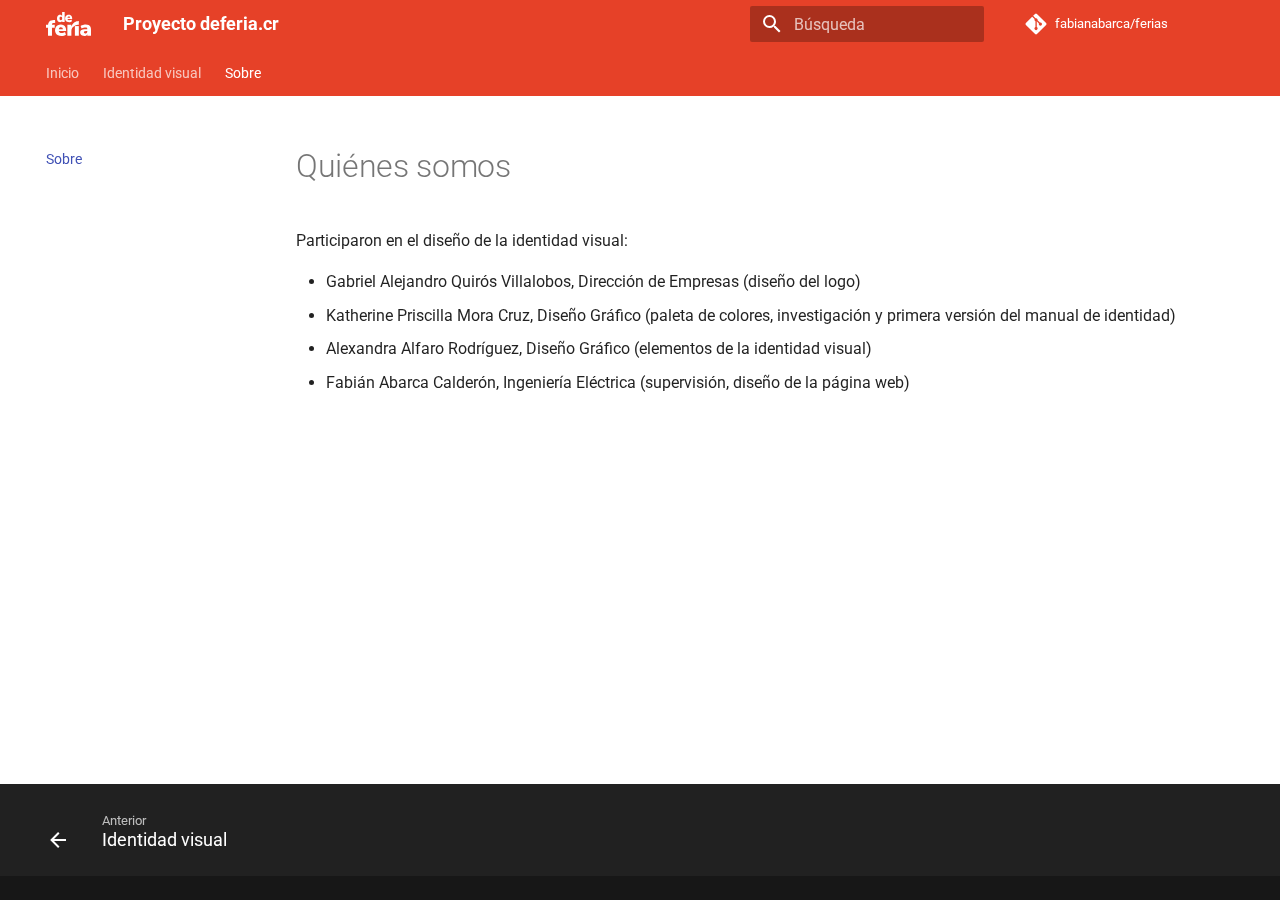
<file: sobre/index.html>
<!doctype html>
<html lang="es" class="no-js">
  <head>
    
      <meta charset="utf-8">
      <meta name="viewport" content="width=device-width,initial-scale=1">
      
      
      
      
        <link rel="prev" href="../identidad/">
      
      
      
      <link rel="icon" href="../assets/logos/logo_rojo.svg">
      <meta name="generator" content="mkdocs-1.6.1, mkdocs-material-9.5.44">
    
    
      
        <title>Sobre - Proyecto deferia.cr</title>
      
    
    
      <link rel="stylesheet" href="../assets/stylesheets/main.0253249f.min.css">
      
        
        <link rel="stylesheet" href="../assets/stylesheets/palette.06af60db.min.css">
      
      


    
    
      
    
    
      
        
        
        <link rel="preconnect" href="https://fonts.gstatic.com" crossorigin>
        <link rel="stylesheet" href="https://fonts.googleapis.com/css?family=Roboto:300,300i,400,400i,700,700i%7CRoboto+Mono:400,400i,700,700i&display=fallback">
        <style>:root{--md-text-font:"Roboto";--md-code-font:"Roboto Mono"}</style>
      
    
    
      <link rel="stylesheet" href="../stylesheets/extra.css">
    
    <script>__md_scope=new URL("..",location),__md_hash=e=>[...e].reduce(((e,_)=>(e<<5)-e+_.charCodeAt(0)),0),__md_get=(e,_=localStorage,t=__md_scope)=>JSON.parse(_.getItem(t.pathname+"."+e)),__md_set=(e,_,t=localStorage,a=__md_scope)=>{try{t.setItem(a.pathname+"."+e,JSON.stringify(_))}catch(e){}}</script>
    
      

    
    
    
  </head>
  
  
    
    
    
    
    
    <body dir="ltr" data-md-color-scheme="feria" data-md-color-primary="indigo" data-md-color-accent="indigo">
  
    
    <input class="md-toggle" data-md-toggle="drawer" type="checkbox" id="__drawer" autocomplete="off">
    <input class="md-toggle" data-md-toggle="search" type="checkbox" id="__search" autocomplete="off">
    <label class="md-overlay" for="__drawer"></label>
    <div data-md-component="skip">
      
        
        <a href="#quienes-somos" class="md-skip">
          Saltar a contenido
        </a>
      
    </div>
    <div data-md-component="announce">
      
    </div>
    
    
      

<header class="md-header" data-md-component="header">
  <nav class="md-header__inner md-grid" aria-label="Cabecera">
    <a href=".." title="Proyecto deferia.cr" class="md-header__button md-logo" aria-label="Proyecto deferia.cr" data-md-component="logo">
      
  <img src="../assets/logos/logo_blanco.svg" alt="logo">

    </a>
    <label class="md-header__button md-icon" for="__drawer">
      
      <svg xmlns="http://www.w3.org/2000/svg" viewBox="0 0 24 24"><path d="M3 6h18v2H3zm0 5h18v2H3zm0 5h18v2H3z"/></svg>
    </label>
    <div class="md-header__title" data-md-component="header-title">
      <div class="md-header__ellipsis">
        <div class="md-header__topic">
          <span class="md-ellipsis">
            Proyecto deferia.cr
          </span>
        </div>
        <div class="md-header__topic" data-md-component="header-topic">
          <span class="md-ellipsis">
            
              Sobre
            
          </span>
        </div>
      </div>
    </div>
    
      
    
    
    
    
      <label class="md-header__button md-icon" for="__search">
        
        <svg xmlns="http://www.w3.org/2000/svg" viewBox="0 0 24 24"><path d="M9.5 3A6.5 6.5 0 0 1 16 9.5c0 1.61-.59 3.09-1.56 4.23l.27.27h.79l5 5-1.5 1.5-5-5v-.79l-.27-.27A6.52 6.52 0 0 1 9.5 16 6.5 6.5 0 0 1 3 9.5 6.5 6.5 0 0 1 9.5 3m0 2C7 5 5 7 5 9.5S7 14 9.5 14 14 12 14 9.5 12 5 9.5 5"/></svg>
      </label>
      <div class="md-search" data-md-component="search" role="dialog">
  <label class="md-search__overlay" for="__search"></label>
  <div class="md-search__inner" role="search">
    <form class="md-search__form" name="search">
      <input type="text" class="md-search__input" name="query" aria-label="Búsqueda" placeholder="Búsqueda" autocapitalize="off" autocorrect="off" autocomplete="off" spellcheck="false" data-md-component="search-query" required>
      <label class="md-search__icon md-icon" for="__search">
        
        <svg xmlns="http://www.w3.org/2000/svg" viewBox="0 0 24 24"><path d="M9.5 3A6.5 6.5 0 0 1 16 9.5c0 1.61-.59 3.09-1.56 4.23l.27.27h.79l5 5-1.5 1.5-5-5v-.79l-.27-.27A6.52 6.52 0 0 1 9.5 16 6.5 6.5 0 0 1 3 9.5 6.5 6.5 0 0 1 9.5 3m0 2C7 5 5 7 5 9.5S7 14 9.5 14 14 12 14 9.5 12 5 9.5 5"/></svg>
        
        <svg xmlns="http://www.w3.org/2000/svg" viewBox="0 0 24 24"><path d="M20 11v2H8l5.5 5.5-1.42 1.42L4.16 12l7.92-7.92L13.5 5.5 8 11z"/></svg>
      </label>
      <nav class="md-search__options" aria-label="Buscar">
        
        <button type="reset" class="md-search__icon md-icon" title="Limpiar" aria-label="Limpiar" tabindex="-1">
          
          <svg xmlns="http://www.w3.org/2000/svg" viewBox="0 0 24 24"><path d="M19 6.41 17.59 5 12 10.59 6.41 5 5 6.41 10.59 12 5 17.59 6.41 19 12 13.41 17.59 19 19 17.59 13.41 12z"/></svg>
        </button>
      </nav>
      
    </form>
    <div class="md-search__output">
      <div class="md-search__scrollwrap" tabindex="0" data-md-scrollfix>
        <div class="md-search-result" data-md-component="search-result">
          <div class="md-search-result__meta">
            Inicializando búsqueda
          </div>
          <ol class="md-search-result__list" role="presentation"></ol>
        </div>
      </div>
    </div>
  </div>
</div>
    
    
      <div class="md-header__source">
        <a href="https://github.com/fabianabarca/ferias" title="Ir al repositorio" class="md-source" data-md-component="source">
  <div class="md-source__icon md-icon">
    
    <svg xmlns="http://www.w3.org/2000/svg" viewBox="0 0 448 512"><!--! Font Awesome Free 6.6.0 by @fontawesome - https://fontawesome.com License - https://fontawesome.com/license/free (Icons: CC BY 4.0, Fonts: SIL OFL 1.1, Code: MIT License) Copyright 2024 Fonticons, Inc.--><path d="M439.55 236.05 244 40.45a28.87 28.87 0 0 0-40.81 0l-40.66 40.63 51.52 51.52c27.06-9.14 52.68 16.77 43.39 43.68l49.66 49.66c34.23-11.8 61.18 31 35.47 56.69-26.49 26.49-70.21-2.87-56-37.34L240.22 199v121.85c25.3 12.54 22.26 41.85 9.08 55a34.34 34.34 0 0 1-48.55 0c-17.57-17.6-11.07-46.91 11.25-56v-123c-20.8-8.51-24.6-30.74-18.64-45L142.57 101 8.45 235.14a28.86 28.86 0 0 0 0 40.81l195.61 195.6a28.86 28.86 0 0 0 40.8 0l194.69-194.69a28.86 28.86 0 0 0 0-40.81"/></svg>
  </div>
  <div class="md-source__repository">
    fabianabarca/ferias
  </div>
</a>
      </div>
    
  </nav>
  
</header>
    
    <div class="md-container" data-md-component="container">
      
      
        
          
            
<nav class="md-tabs" aria-label="Pestañas" data-md-component="tabs">
  <div class="md-grid">
    <ul class="md-tabs__list">
      
        
  
  
  
    <li class="md-tabs__item">
      <a href=".." class="md-tabs__link">
        
  
    
  
  Inicio

      </a>
    </li>
  

      
        
  
  
  
    <li class="md-tabs__item">
      <a href="../identidad/" class="md-tabs__link">
        
  
    
  
  Identidad visual

      </a>
    </li>
  

      
        
  
  
    
  
  
    <li class="md-tabs__item md-tabs__item--active">
      <a href="./" class="md-tabs__link">
        
  
    
  
  Sobre

      </a>
    </li>
  

      
    </ul>
  </div>
</nav>
          
        
      
      <main class="md-main" data-md-component="main">
        <div class="md-main__inner md-grid">
          
            
              
              <div class="md-sidebar md-sidebar--primary" data-md-component="sidebar" data-md-type="navigation" >
                <div class="md-sidebar__scrollwrap">
                  <div class="md-sidebar__inner">
                    


  


  

<nav class="md-nav md-nav--primary md-nav--lifted md-nav--integrated" aria-label="Navegación" data-md-level="0">
  <label class="md-nav__title" for="__drawer">
    <a href=".." title="Proyecto deferia.cr" class="md-nav__button md-logo" aria-label="Proyecto deferia.cr" data-md-component="logo">
      
  <img src="../assets/logos/logo_blanco.svg" alt="logo">

    </a>
    Proyecto deferia.cr
  </label>
  
    <div class="md-nav__source">
      <a href="https://github.com/fabianabarca/ferias" title="Ir al repositorio" class="md-source" data-md-component="source">
  <div class="md-source__icon md-icon">
    
    <svg xmlns="http://www.w3.org/2000/svg" viewBox="0 0 448 512"><!--! Font Awesome Free 6.6.0 by @fontawesome - https://fontawesome.com License - https://fontawesome.com/license/free (Icons: CC BY 4.0, Fonts: SIL OFL 1.1, Code: MIT License) Copyright 2024 Fonticons, Inc.--><path d="M439.55 236.05 244 40.45a28.87 28.87 0 0 0-40.81 0l-40.66 40.63 51.52 51.52c27.06-9.14 52.68 16.77 43.39 43.68l49.66 49.66c34.23-11.8 61.18 31 35.47 56.69-26.49 26.49-70.21-2.87-56-37.34L240.22 199v121.85c25.3 12.54 22.26 41.85 9.08 55a34.34 34.34 0 0 1-48.55 0c-17.57-17.6-11.07-46.91 11.25-56v-123c-20.8-8.51-24.6-30.74-18.64-45L142.57 101 8.45 235.14a28.86 28.86 0 0 0 0 40.81l195.61 195.6a28.86 28.86 0 0 0 40.8 0l194.69-194.69a28.86 28.86 0 0 0 0-40.81"/></svg>
  </div>
  <div class="md-source__repository">
    fabianabarca/ferias
  </div>
</a>
    </div>
  
  <ul class="md-nav__list" data-md-scrollfix>
    
      
      
  
  
  
  
    <li class="md-nav__item">
      <a href=".." class="md-nav__link">
        
  
  <span class="md-ellipsis">
    Inicio
  </span>
  

      </a>
    </li>
  

    
      
      
  
  
  
  
    <li class="md-nav__item">
      <a href="../identidad/" class="md-nav__link">
        
  
  <span class="md-ellipsis">
    Identidad visual
  </span>
  

      </a>
    </li>
  

    
      
      
  
  
    
  
  
  
    <li class="md-nav__item md-nav__item--active">
      
      <input class="md-nav__toggle md-toggle" type="checkbox" id="__toc">
      
      
        
      
      
      <a href="./" class="md-nav__link md-nav__link--active">
        
  
  <span class="md-ellipsis">
    Sobre
  </span>
  

      </a>
      
    </li>
  

    
  </ul>
</nav>
                  </div>
                </div>
              </div>
            
            
          
          
            <div class="md-content" data-md-component="content">
              <article class="md-content__inner md-typeset">
                
                  

  
  


<h1 id="quienes-somos">Quiénes somos</h1>
<p>Participaron en el diseño de la identidad visual:</p>
<ul>
<li>Gabriel Alejandro Quirós Villalobos, Dirección de Empresas (diseño del logo)</li>
<li>Katherine Priscilla Mora Cruz, Diseño Gráfico (paleta de colores, investigación y primera versión del manual de identidad)</li>
<li>Alexandra Alfaro Rodríguez, Diseño Gráfico (elementos de la identidad visual)</li>
<li>Fabián Abarca Calderón, Ingeniería Eléctrica (supervisión, diseño de la página web)</li>
</ul>












                
              </article>
            </div>
          
          
<script>var target=document.getElementById(location.hash.slice(1));target&&target.name&&(target.checked=target.name.startsWith("__tabbed_"))</script>
        </div>
        
      </main>
      
        <footer class="md-footer">
  
    
      
      <nav class="md-footer__inner md-grid" aria-label="Pie" >
        
          
          <a href="../identidad/" class="md-footer__link md-footer__link--prev" aria-label="Anterior: Identidad visual">
            <div class="md-footer__button md-icon">
              
              <svg xmlns="http://www.w3.org/2000/svg" viewBox="0 0 24 24"><path d="M20 11v2H8l5.5 5.5-1.42 1.42L4.16 12l7.92-7.92L13.5 5.5 8 11z"/></svg>
            </div>
            <div class="md-footer__title">
              <span class="md-footer__direction">
                Anterior
              </span>
              <div class="md-ellipsis">
                Identidad visual
              </div>
            </div>
          </a>
        
        
      </nav>
    
  
  <div class="md-footer-meta md-typeset">
    <div class="md-footer-meta__inner md-grid">
      <div class="md-copyright">
  
  
</div>
      
    </div>
  </div>
</footer>
      
    </div>
    <div class="md-dialog" data-md-component="dialog">
      <div class="md-dialog__inner md-typeset"></div>
    </div>
    
    
    <script id="__config" type="application/json">{"base": "..", "features": ["navigation.expand", "navigation.tabs", "navigation.footer", "toc.integrate"], "search": "../assets/javascripts/workers/search.6ce7567c.min.js", "translations": {"clipboard.copied": "Copiado al portapapeles", "clipboard.copy": "Copiar al portapapeles", "search.result.more.one": "1 m\u00e1s en esta p\u00e1gina", "search.result.more.other": "# m\u00e1s en esta p\u00e1gina", "search.result.none": "No se encontraron documentos", "search.result.one": "1 documento encontrado", "search.result.other": "# documentos encontrados", "search.result.placeholder": "Teclee para comenzar b\u00fasqueda", "search.result.term.missing": "Falta", "select.version": "Seleccionar versi\u00f3n"}}</script>
    
    
      <script src="../assets/javascripts/bundle.83f73b43.min.js"></script>
      
    
  </body>
</html>
</file>
<file: stylesheets/extra.css>
[data-md-color-scheme="feria"] {
    --md-primary-fg-color: #E64128;
    --md-primary-fg-color--light: #EBB615;
    --md-primary-fg-color--dark: #008D4A;
}

.amarillo {
    color: #EBB615;
}

.verde {
    color: #008D4A;
}

.azul {
    color: #3879B5;
}

.gris {
    color: #D1C5BA;
}

.rojo {
    color: #E64128;
}

.cafe {
    color: #CD7535;
}

.rosado {
    color: #F29196;
}

.negro {
    color: #000000;
}
</file>
<file: assets/stylesheets/main.0253249f.min.css>
@charset "UTF-8";html{-webkit-text-size-adjust:none;-moz-text-size-adjust:none;text-size-adjust:none;box-sizing:border-box}*,:after,:before{box-sizing:inherit}@media (prefers-reduced-motion){*,:after,:before{transition:none!important}}body{margin:0}a,button,input,label{-webkit-tap-highlight-color:transparent}a{color:inherit;text-decoration:none}hr{border:0;box-sizing:initial;display:block;height:.05rem;overflow:visible;padding:0}small{font-size:80%}sub,sup{line-height:1em}img{border-style:none}table{border-collapse:initial;border-spacing:0}td,th{font-weight:400;vertical-align:top}button{background:#0000;border:0;font-family:inherit;font-size:inherit;margin:0;padding:0}input{border:0;outline:none}:root{--md-primary-fg-color:#4051b5;--md-primary-fg-color--light:#5d6cc0;--md-primary-fg-color--dark:#303fa1;--md-primary-bg-color:#fff;--md-primary-bg-color--light:#ffffffb3;--md-accent-fg-color:#526cfe;--md-accent-fg-color--transparent:#526cfe1a;--md-accent-bg-color:#fff;--md-accent-bg-color--light:#ffffffb3}[data-md-color-scheme=default]{color-scheme:light}[data-md-color-scheme=default] img[src$="#gh-dark-mode-only"],[data-md-color-scheme=default] img[src$="#only-dark"]{display:none}:root,[data-md-color-scheme=default]{--md-hue:225deg;--md-default-fg-color:#000000de;--md-default-fg-color--light:#0000008a;--md-default-fg-color--lighter:#00000052;--md-default-fg-color--lightest:#00000012;--md-default-bg-color:#fff;--md-default-bg-color--light:#ffffffb3;--md-default-bg-color--lighter:#ffffff4d;--md-default-bg-color--lightest:#ffffff1f;--md-code-fg-color:#36464e;--md-code-bg-color:#f5f5f5;--md-code-hl-color:#4287ff;--md-code-hl-color--light:#4287ff1a;--md-code-hl-number-color:#d52a2a;--md-code-hl-special-color:#db1457;--md-code-hl-function-color:#a846b9;--md-code-hl-constant-color:#6e59d9;--md-code-hl-keyword-color:#3f6ec6;--md-code-hl-string-color:#1c7d4d;--md-code-hl-name-color:var(--md-code-fg-color);--md-code-hl-operator-color:var(--md-default-fg-color--light);--md-code-hl-punctuation-color:var(--md-default-fg-color--light);--md-code-hl-comment-color:var(--md-default-fg-color--light);--md-code-hl-generic-color:var(--md-default-fg-color--light);--md-code-hl-variable-color:var(--md-default-fg-color--light);--md-typeset-color:var(--md-default-fg-color);--md-typeset-a-color:var(--md-primary-fg-color);--md-typeset-del-color:#f5503d26;--md-typeset-ins-color:#0bd57026;--md-typeset-kbd-color:#fafafa;--md-typeset-kbd-accent-color:#fff;--md-typeset-kbd-border-color:#b8b8b8;--md-typeset-mark-color:#ffff0080;--md-typeset-table-color:#0000001f;--md-typeset-table-color--light:rgba(0,0,0,.035);--md-admonition-fg-color:var(--md-default-fg-color);--md-admonition-bg-color:var(--md-default-bg-color);--md-warning-fg-color:#000000de;--md-warning-bg-color:#ff9;--md-footer-fg-color:#fff;--md-footer-fg-color--light:#ffffffb3;--md-footer-fg-color--lighter:#ffffff73;--md-footer-bg-color:#000000de;--md-footer-bg-color--dark:#00000052;--md-shadow-z1:0 0.2rem 0.5rem #0000000d,0 0 0.05rem #0000001a;--md-shadow-z2:0 0.2rem 0.5rem #0000001a,0 0 0.05rem #00000040;--md-shadow-z3:0 0.2rem 0.5rem #0003,0 0 0.05rem #00000059}.md-icon svg{fill:currentcolor;display:block;height:1.2rem;width:1.2rem}body{-webkit-font-smoothing:antialiased;-moz-osx-font-smoothing:grayscale;--md-text-font-family:var(--md-text-font,_),-apple-system,BlinkMacSystemFont,Helvetica,Arial,sans-serif;--md-code-font-family:var(--md-code-font,_),SFMono-Regular,Consolas,Menlo,monospace}aside,body,input{font-feature-settings:"kern","liga";color:var(--md-typeset-color);font-family:var(--md-text-font-family)}code,kbd,pre{font-feature-settings:"kern";font-family:var(--md-code-font-family)}:root{--md-typeset-table-sort-icon:url('data:image/svg+xml;charset=utf-8,<svg xmlns="http://www.w3.org/2000/svg" viewBox="0 0 24 24"><path d="m18 21-4-4h3V7h-3l4-4 4 4h-3v10h3M2 19v-2h10v2M2 13v-2h7v2M2 7V5h4v2z"/></svg>');--md-typeset-table-sort-icon--asc:url('data:image/svg+xml;charset=utf-8,<svg xmlns="http://www.w3.org/2000/svg" viewBox="0 0 24 24"><path d="M19 17h3l-4 4-4-4h3V3h2M2 17h10v2H2M6 5v2H2V5m0 6h7v2H2z"/></svg>');--md-typeset-table-sort-icon--desc:url('data:image/svg+xml;charset=utf-8,<svg xmlns="http://www.w3.org/2000/svg" viewBox="0 0 24 24"><path d="M19 7h3l-4-4-4 4h3v14h2M2 17h10v2H2M6 5v2H2V5m0 6h7v2H2z"/></svg>')}.md-typeset{-webkit-print-color-adjust:exact;color-adjust:exact;font-size:.8rem;line-height:1.6}@media print{.md-typeset{font-size:.68rem}}.md-typeset blockquote,.md-typeset dl,.md-typeset figure,.md-typeset ol,.md-typeset pre,.md-typeset ul{margin-bottom:1em;margin-top:1em}.md-typeset h1{color:var(--md-default-fg-color--light);font-size:2em;line-height:1.3;margin:0 0 1.25em}.md-typeset h1,.md-typeset h2{font-weight:300;letter-spacing:-.01em}.md-typeset h2{font-size:1.5625em;line-height:1.4;margin:1.6em 0 .64em}.md-typeset h3{font-size:1.25em;font-weight:400;letter-spacing:-.01em;line-height:1.5;margin:1.6em 0 .8em}.md-typeset h2+h3{margin-top:.8em}.md-typeset h4{font-weight:700;letter-spacing:-.01em;margin:1em 0}.md-typeset h5,.md-typeset h6{color:var(--md-default-fg-color--light);font-size:.8em;font-weight:700;letter-spacing:-.01em;margin:1.25em 0}.md-typeset h5{text-transform:uppercase}.md-typeset hr{border-bottom:.05rem solid var(--md-default-fg-color--lightest);display:flow-root;margin:1.5em 0}.md-typeset a{color:var(--md-typeset-a-color);word-break:break-word}.md-typeset a,.md-typeset a:before{transition:color 125ms}.md-typeset a:focus,.md-typeset a:hover{color:var(--md-accent-fg-color)}.md-typeset a:focus code,.md-typeset a:hover code{background-color:var(--md-accent-fg-color--transparent)}.md-typeset a code{color:currentcolor;transition:background-color 125ms}.md-typeset a.focus-visible{outline-color:var(--md-accent-fg-color);outline-offset:.2rem}.md-typeset code,.md-typeset kbd,.md-typeset pre{color:var(--md-code-fg-color);direction:ltr;font-variant-ligatures:none}@media print{.md-typeset code,.md-typeset kbd,.md-typeset pre{white-space:pre-wrap}}.md-typeset code{background-color:var(--md-code-bg-color);border-radius:.1rem;-webkit-box-decoration-break:clone;box-decoration-break:clone;font-size:.85em;padding:0 .2941176471em;word-break:break-word}.md-typeset code:not(.focus-visible){-webkit-tap-highlight-color:transparent;outline:none}.md-typeset pre{display:flow-root;line-height:1.4;position:relative}.md-typeset pre>code{-webkit-box-decoration-break:slice;box-decoration-break:slice;box-shadow:none;display:block;margin:0;outline-color:var(--md-accent-fg-color);overflow:auto;padding:.7720588235em 1.1764705882em;scrollbar-color:var(--md-default-fg-color--lighter) #0000;scrollbar-width:thin;touch-action:auto;word-break:normal}.md-typeset pre>code:hover{scrollbar-color:var(--md-accent-fg-color) #0000}.md-typeset pre>code::-webkit-scrollbar{height:.2rem;width:.2rem}.md-typeset pre>code::-webkit-scrollbar-thumb{background-color:var(--md-default-fg-color--lighter)}.md-typeset pre>code::-webkit-scrollbar-thumb:hover{background-color:var(--md-accent-fg-color)}.md-typeset kbd{background-color:var(--md-typeset-kbd-color);border-radius:.1rem;box-shadow:0 .1rem 0 .05rem var(--md-typeset-kbd-border-color),0 .1rem 0 var(--md-typeset-kbd-border-color),0 -.1rem .2rem var(--md-typeset-kbd-accent-color) inset;color:var(--md-default-fg-color);display:inline-block;font-size:.75em;padding:0 .6666666667em;vertical-align:text-top;word-break:break-word}.md-typeset mark{background-color:var(--md-typeset-mark-color);-webkit-box-decoration-break:clone;box-decoration-break:clone;color:inherit;word-break:break-word}.md-typeset abbr{border-bottom:.05rem dotted var(--md-default-fg-color--light);cursor:help;text-decoration:none}.md-typeset small{opacity:.75}[dir=ltr] .md-typeset sub,[dir=ltr] .md-typeset sup{margin-left:.078125em}[dir=rtl] .md-typeset sub,[dir=rtl] .md-typeset sup{margin-right:.078125em}[dir=ltr] .md-typeset blockquote{padding-left:.6rem}[dir=rtl] .md-typeset blockquote{padding-right:.6rem}[dir=ltr] .md-typeset blockquote{border-left:.2rem solid var(--md-default-fg-color--lighter)}[dir=rtl] .md-typeset blockquote{border-right:.2rem solid var(--md-default-fg-color--lighter)}.md-typeset blockquote{color:var(--md-default-fg-color--light);margin-left:0;margin-right:0}.md-typeset ul{list-style-type:disc}.md-typeset ul[type]{list-style-type:revert-layer}[dir=ltr] .md-typeset ol,[dir=ltr] .md-typeset ul{margin-left:.625em}[dir=rtl] .md-typeset ol,[dir=rtl] .md-typeset ul{margin-right:.625em}.md-typeset ol,.md-typeset ul{padding:0}.md-typeset ol:not([hidden]),.md-typeset ul:not([hidden]){display:flow-root}.md-typeset ol ol,.md-typeset ul ol{list-style-type:lower-alpha}.md-typeset ol ol ol,.md-typeset ul ol ol{list-style-type:lower-roman}.md-typeset ol ol ol ol,.md-typeset ul ol ol ol{list-style-type:upper-alpha}.md-typeset ol ol ol ol ol,.md-typeset ul ol ol ol ol{list-style-type:upper-roman}.md-typeset ol[type],.md-typeset ul[type]{list-style-type:revert-layer}[dir=ltr] .md-typeset ol li,[dir=ltr] .md-typeset ul li{margin-left:1.25em}[dir=rtl] .md-typeset ol li,[dir=rtl] .md-typeset ul li{margin-right:1.25em}.md-typeset ol li,.md-typeset ul li{margin-bottom:.5em}.md-typeset ol li blockquote,.md-typeset ol li p,.md-typeset ul li blockquote,.md-typeset ul li p{margin:.5em 0}.md-typeset ol li:last-child,.md-typeset ul li:last-child{margin-bottom:0}[dir=ltr] .md-typeset ol li ol,[dir=ltr] .md-typeset ol li ul,[dir=ltr] .md-typeset ul li ol,[dir=ltr] .md-typeset ul li ul{margin-left:.625em}[dir=rtl] .md-typeset ol li ol,[dir=rtl] .md-typeset ol li ul,[dir=rtl] .md-typeset ul li ol,[dir=rtl] .md-typeset ul li ul{margin-right:.625em}.md-typeset ol li ol,.md-typeset ol li ul,.md-typeset ul li ol,.md-typeset ul li ul{margin-bottom:.5em;margin-top:.5em}[dir=ltr] .md-typeset dd{margin-left:1.875em}[dir=rtl] .md-typeset dd{margin-right:1.875em}.md-typeset dd{margin-bottom:1.5em;margin-top:1em}.md-typeset img,.md-typeset svg,.md-typeset video{height:auto;max-width:100%}.md-typeset img[align=left]{margin:1em 1em 1em 0}.md-typeset img[align=right]{margin:1em 0 1em 1em}.md-typeset img[align]:only-child{margin-top:0}.md-typeset figure{display:flow-root;margin:1em auto;max-width:100%;text-align:center;width:-moz-fit-content;width:fit-content}.md-typeset figure img{display:block;margin:0 auto}.md-typeset figcaption{font-style:italic;margin:1em auto;max-width:24rem}.md-typeset iframe{max-width:100%}.md-typeset table:not([class]){background-color:var(--md-default-bg-color);border:.05rem solid var(--md-typeset-table-color);border-radius:.1rem;display:inline-block;font-size:.64rem;max-width:100%;overflow:auto;touch-action:auto}@media print{.md-typeset table:not([class]){display:table}}.md-typeset table:not([class])+*{margin-top:1.5em}.md-typeset table:not([class]) td>:first-child,.md-typeset table:not([class]) th>:first-child{margin-top:0}.md-typeset table:not([class]) td>:last-child,.md-typeset table:not([class]) th>:last-child{margin-bottom:0}.md-typeset table:not([class]) td:not([align]),.md-typeset table:not([class]) th:not([align]){text-align:left}[dir=rtl] .md-typeset table:not([class]) td:not([align]),[dir=rtl] .md-typeset table:not([class]) th:not([align]){text-align:right}.md-typeset table:not([class]) th{font-weight:700;min-width:5rem;padding:.9375em 1.25em;vertical-align:top}.md-typeset table:not([class]) td{border-top:.05rem solid var(--md-typeset-table-color);padding:.9375em 1.25em;vertical-align:top}.md-typeset table:not([class]) tbody tr{transition:background-color 125ms}.md-typeset table:not([class]) tbody tr:hover{background-color:var(--md-typeset-table-color--light);box-shadow:0 .05rem 0 var(--md-default-bg-color) inset}.md-typeset table:not([class]) a{word-break:normal}.md-typeset table th[role=columnheader]{cursor:pointer}[dir=ltr] .md-typeset table th[role=columnheader]:after{margin-left:.5em}[dir=rtl] .md-typeset table th[role=columnheader]:after{margin-right:.5em}.md-typeset table th[role=columnheader]:after{content:"";display:inline-block;height:1.2em;-webkit-mask-image:var(--md-typeset-table-sort-icon);mask-image:var(--md-typeset-table-sort-icon);-webkit-mask-repeat:no-repeat;mask-repeat:no-repeat;-webkit-mask-size:contain;mask-size:contain;transition:background-color 125ms;vertical-align:text-bottom;width:1.2em}.md-typeset table th[role=columnheader]:hover:after{background-color:var(--md-default-fg-color--lighter)}.md-typeset table th[role=columnheader][aria-sort=ascending]:after{background-color:var(--md-default-fg-color--light);-webkit-mask-image:var(--md-typeset-table-sort-icon--asc);mask-image:var(--md-typeset-table-sort-icon--asc)}.md-typeset table th[role=columnheader][aria-sort=descending]:after{background-color:var(--md-default-fg-color--light);-webkit-mask-image:var(--md-typeset-table-sort-icon--desc);mask-image:var(--md-typeset-table-sort-icon--desc)}.md-typeset__scrollwrap{margin:1em -.8rem;overflow-x:auto;touch-action:auto}.md-typeset__table{display:inline-block;margin-bottom:.5em;padding:0 .8rem}@media print{.md-typeset__table{display:block}}html .md-typeset__table table{display:table;margin:0;overflow:hidden;width:100%}@media screen and (max-width:44.984375em){.md-content__inner>pre{margin:1em -.8rem}.md-content__inner>pre code{border-radius:0}}.md-typeset .md-author{border-radius:100%;display:block;flex-shrink:0;height:1.6rem;overflow:hidden;position:relative;transition:color 125ms,transform 125ms;width:1.6rem}.md-typeset .md-author img{display:block}.md-typeset .md-author--more{background:var(--md-default-fg-color--lightest);color:var(--md-default-fg-color--lighter);font-size:.6rem;font-weight:700;line-height:1.6rem;text-align:center}.md-typeset .md-author--long{height:2.4rem;width:2.4rem}.md-typeset a.md-author{transform:scale(1)}.md-typeset a.md-author img{border-radius:100%;filter:grayscale(100%) opacity(75%);transition:filter 125ms}.md-typeset a.md-author:focus,.md-typeset a.md-author:hover{transform:scale(1.1);z-index:1}.md-typeset a.md-author:focus img,.md-typeset a.md-author:hover img{filter:grayscale(0)}.md-banner{background-color:var(--md-footer-bg-color);color:var(--md-footer-fg-color);overflow:auto}@media print{.md-banner{display:none}}.md-banner--warning{background-color:var(--md-warning-bg-color);color:var(--md-warning-fg-color)}.md-banner__inner{font-size:.7rem;margin:.6rem auto;padding:0 .8rem}[dir=ltr] .md-banner__button{float:right}[dir=rtl] .md-banner__button{float:left}.md-banner__button{color:inherit;cursor:pointer;transition:opacity .25s}.no-js .md-banner__button{display:none}.md-banner__button:hover{opacity:.7}html{font-size:125%;height:100%;overflow-x:hidden}@media screen and (min-width:100em){html{font-size:137.5%}}@media screen and (min-width:125em){html{font-size:150%}}body{background-color:var(--md-default-bg-color);display:flex;flex-direction:column;font-size:.5rem;min-height:100%;position:relative;width:100%}@media print{body{display:block}}@media screen and (max-width:59.984375em){body[data-md-scrolllock]{position:fixed}}.md-grid{margin-left:auto;margin-right:auto;max-width:61rem}.md-container{display:flex;flex-direction:column;flex-grow:1}@media print{.md-container{display:block}}.md-main{flex-grow:1}.md-main__inner{display:flex;height:100%;margin-top:1.5rem}.md-ellipsis{overflow:hidden;text-overflow:ellipsis}.md-toggle{display:none}.md-option{height:0;opacity:0;position:absolute;width:0}.md-option:checked+label:not([hidden]){display:block}.md-option.focus-visible+label{outline-color:var(--md-accent-fg-color);outline-style:auto}.md-skip{background-color:var(--md-default-fg-color);border-radius:.1rem;color:var(--md-default-bg-color);font-size:.64rem;margin:.5rem;opacity:0;outline-color:var(--md-accent-fg-color);padding:.3rem .5rem;position:fixed;transform:translateY(.4rem);z-index:-1}.md-skip:focus{opacity:1;transform:translateY(0);transition:transform .25s cubic-bezier(.4,0,.2,1),opacity 175ms 75ms;z-index:10}@page{margin:25mm}:root{--md-clipboard-icon:url('data:image/svg+xml;charset=utf-8,<svg xmlns="http://www.w3.org/2000/svg" viewBox="0 0 24 24"><path d="M19 21H8V7h11m0-2H8a2 2 0 0 0-2 2v14a2 2 0 0 0 2 2h11a2 2 0 0 0 2-2V7a2 2 0 0 0-2-2m-3-4H4a2 2 0 0 0-2 2v14h2V3h12z"/></svg>')}.md-clipboard{border-radius:.1rem;color:var(--md-default-fg-color--lightest);cursor:pointer;height:1.5em;outline-color:var(--md-accent-fg-color);outline-offset:.1rem;position:absolute;right:.5em;top:.5em;transition:color .25s;width:1.5em;z-index:1}@media print{.md-clipboard{display:none}}.md-clipboard:not(.focus-visible){-webkit-tap-highlight-color:transparent;outline:none}:hover>.md-clipboard{color:var(--md-default-fg-color--light)}.md-clipboard:focus,.md-clipboard:hover{color:var(--md-accent-fg-color)}.md-clipboard:after{background-color:currentcolor;content:"";display:block;height:1.125em;margin:0 auto;-webkit-mask-image:var(--md-clipboard-icon);mask-image:var(--md-clipboard-icon);-webkit-mask-position:center;mask-position:center;-webkit-mask-repeat:no-repeat;mask-repeat:no-repeat;-webkit-mask-size:contain;mask-size:contain;width:1.125em}.md-clipboard--inline{cursor:pointer}.md-clipboard--inline code{transition:color .25s,background-color .25s}.md-clipboard--inline:focus code,.md-clipboard--inline:hover code{background-color:var(--md-accent-fg-color--transparent);color:var(--md-accent-fg-color)}.md-typeset .md-code__content{display:grid}@keyframes consent{0%{opacity:0;transform:translateY(100%)}to{opacity:1;transform:translateY(0)}}@keyframes overlay{0%{opacity:0}to{opacity:1}}.md-consent__overlay{animation:overlay .25s both;-webkit-backdrop-filter:blur(.1rem);backdrop-filter:blur(.1rem);background-color:#0000008a;height:100%;opacity:1;position:fixed;top:0;width:100%;z-index:5}.md-consent__inner{animation:consent .5s cubic-bezier(.1,.7,.1,1) both;background-color:var(--md-default-bg-color);border:0;border-radius:.1rem;bottom:0;box-shadow:0 0 .2rem #0000001a,0 .2rem .4rem #0003;max-height:100%;overflow:auto;padding:0;position:fixed;width:100%;z-index:5}.md-consent__form{padding:.8rem}.md-consent__settings{display:none;margin:1em 0}input:checked+.md-consent__settings{display:block}.md-consent__controls{margin-bottom:.8rem}.md-typeset .md-consent__controls .md-button{display:inline}@media screen and (max-width:44.984375em){.md-typeset .md-consent__controls .md-button{display:block;margin-top:.4rem;text-align:center;width:100%}}.md-consent label{cursor:pointer}.md-content{flex-grow:1;min-width:0}.md-content__inner{margin:0 .8rem 1.2rem;padding-top:.6rem}@media screen and (min-width:76.25em){[dir=ltr] .md-sidebar--primary:not([hidden])~.md-content>.md-content__inner{margin-left:1.2rem}[dir=ltr] .md-sidebar--secondary:not([hidden])~.md-content>.md-content__inner,[dir=rtl] .md-sidebar--primary:not([hidden])~.md-content>.md-content__inner{margin-right:1.2rem}[dir=rtl] .md-sidebar--secondary:not([hidden])~.md-content>.md-content__inner{margin-left:1.2rem}}.md-content__inner:before{content:"";display:block;height:.4rem}.md-content__inner>:last-child{margin-bottom:0}[dir=ltr] .md-content__button{float:right}[dir=rtl] .md-content__button{float:left}[dir=ltr] .md-content__button{margin-left:.4rem}[dir=rtl] .md-content__button{margin-right:.4rem}.md-content__button{margin:.4rem 0;padding:0}@media print{.md-content__button{display:none}}.md-typeset .md-content__button{color:var(--md-default-fg-color--lighter)}.md-content__button svg{display:inline;vertical-align:top}[dir=rtl] .md-content__button svg{transform:scaleX(-1)}[dir=ltr] .md-dialog{right:.8rem}[dir=rtl] .md-dialog{left:.8rem}.md-dialog{background-color:var(--md-default-fg-color);border-radius:.1rem;bottom:.8rem;box-shadow:var(--md-shadow-z3);min-width:11.1rem;opacity:0;padding:.4rem .6rem;pointer-events:none;position:fixed;transform:translateY(100%);transition:transform 0ms .4s,opacity .4s;z-index:4}@media print{.md-dialog{display:none}}.md-dialog--active{opacity:1;pointer-events:auto;transform:translateY(0);transition:transform .4s cubic-bezier(.075,.85,.175,1),opacity .4s}.md-dialog__inner{color:var(--md-default-bg-color);font-size:.7rem}.md-feedback{margin:2em 0 1em;text-align:center}.md-feedback fieldset{border:none;margin:0;padding:0}.md-feedback__title{font-weight:700;margin:1em auto}.md-feedback__inner{position:relative}.md-feedback__list{display:flex;flex-wrap:wrap;place-content:baseline center;position:relative}.md-feedback__list:hover .md-icon:not(:disabled){color:var(--md-default-fg-color--lighter)}:disabled .md-feedback__list{min-height:1.8rem}.md-feedback__icon{color:var(--md-default-fg-color--light);cursor:pointer;flex-shrink:0;margin:0 .1rem;transition:color 125ms}.md-feedback__icon:not(:disabled).md-icon:hover{color:var(--md-accent-fg-color)}.md-feedback__icon:disabled{color:var(--md-default-fg-color--lightest);pointer-events:none}.md-feedback__note{opacity:0;position:relative;transform:translateY(.4rem);transition:transform .4s cubic-bezier(.1,.7,.1,1),opacity .15s}.md-feedback__note>*{margin:0 auto;max-width:16rem}:disabled .md-feedback__note{opacity:1;transform:translateY(0)}@media print{.md-feedback{display:none}}.md-footer{background-color:var(--md-footer-bg-color);color:var(--md-footer-fg-color)}@media print{.md-footer{display:none}}.md-footer__inner{justify-content:space-between;overflow:auto;padding:.2rem}.md-footer__inner:not([hidden]){display:flex}.md-footer__link{align-items:end;display:flex;flex-grow:0.01;margin-bottom:.4rem;margin-top:1rem;max-width:100%;outline-color:var(--md-accent-fg-color);overflow:hidden;transition:opacity .25s}.md-footer__link:focus,.md-footer__link:hover{opacity:.7}[dir=rtl] .md-footer__link svg{transform:scaleX(-1)}@media screen and (max-width:44.984375em){.md-footer__link--prev{flex-shrink:0}.md-footer__link--prev .md-footer__title{display:none}}[dir=ltr] .md-footer__link--next{margin-left:auto}[dir=rtl] .md-footer__link--next{margin-right:auto}.md-footer__link--next{text-align:right}[dir=rtl] .md-footer__link--next{text-align:left}.md-footer__title{flex-grow:1;font-size:.9rem;margin-bottom:.7rem;max-width:calc(100% - 2.4rem);padding:0 1rem;white-space:nowrap}.md-footer__button{margin:.2rem;padding:.4rem}.md-footer__direction{font-size:.64rem;opacity:.7}.md-footer-meta{background-color:var(--md-footer-bg-color--dark)}.md-footer-meta__inner{display:flex;flex-wrap:wrap;justify-content:space-between;padding:.2rem}html .md-footer-meta.md-typeset a{color:var(--md-footer-fg-color--light)}html .md-footer-meta.md-typeset a:focus,html .md-footer-meta.md-typeset a:hover{color:var(--md-footer-fg-color)}.md-copyright{color:var(--md-footer-fg-color--lighter);font-size:.64rem;margin:auto .6rem;padding:.4rem 0;width:100%}@media screen and (min-width:45em){.md-copyright{width:auto}}.md-copyright__highlight{color:var(--md-footer-fg-color--light)}.md-social{display:inline-flex;gap:.2rem;margin:0 .4rem;padding:.2rem 0 .6rem}@media screen and (min-width:45em){.md-social{padding:.6rem 0}}.md-social__link{display:inline-block;height:1.6rem;text-align:center;width:1.6rem}.md-social__link:before{line-height:1.9}.md-social__link svg{fill:currentcolor;max-height:.8rem;vertical-align:-25%}.md-typeset .md-button{border:.1rem solid;border-radius:.1rem;color:var(--md-primary-fg-color);cursor:pointer;display:inline-block;font-weight:700;padding:.625em 2em;transition:color 125ms,background-color 125ms,border-color 125ms}.md-typeset .md-button--primary{background-color:var(--md-primary-fg-color);border-color:var(--md-primary-fg-color);color:var(--md-primary-bg-color)}.md-typeset .md-button:focus,.md-typeset .md-button:hover{background-color:var(--md-accent-fg-color);border-color:var(--md-accent-fg-color);color:var(--md-accent-bg-color)}[dir=ltr] .md-typeset .md-input{border-top-left-radius:.1rem}[dir=ltr] .md-typeset .md-input,[dir=rtl] .md-typeset .md-input{border-top-right-radius:.1rem}[dir=rtl] .md-typeset .md-input{border-top-left-radius:.1rem}.md-typeset .md-input{border-bottom:.1rem solid var(--md-default-fg-color--lighter);box-shadow:var(--md-shadow-z1);font-size:.8rem;height:1.8rem;padding:0 .6rem;transition:border .25s,box-shadow .25s}.md-typeset .md-input:focus,.md-typeset .md-input:hover{border-bottom-color:var(--md-accent-fg-color);box-shadow:var(--md-shadow-z2)}.md-typeset .md-input--stretch{width:100%}.md-header{background-color:var(--md-primary-fg-color);box-shadow:0 0 .2rem #0000,0 .2rem .4rem #0000;color:var(--md-primary-bg-color);display:block;left:0;position:sticky;right:0;top:0;z-index:4}@media print{.md-header{display:none}}.md-header[hidden]{transform:translateY(-100%);transition:transform .25s cubic-bezier(.8,0,.6,1),box-shadow .25s}.md-header--shadow{box-shadow:0 0 .2rem #0000001a,0 .2rem .4rem #0003;transition:transform .25s cubic-bezier(.1,.7,.1,1),box-shadow .25s}.md-header__inner{align-items:center;display:flex;padding:0 .2rem}.md-header__button{color:currentcolor;cursor:pointer;margin:.2rem;outline-color:var(--md-accent-fg-color);padding:.4rem;position:relative;transition:opacity .25s;vertical-align:middle;z-index:1}.md-header__button:hover{opacity:.7}.md-header__button:not([hidden]){display:inline-block}.md-header__button:not(.focus-visible){-webkit-tap-highlight-color:transparent;outline:none}.md-header__button.md-logo{margin:.2rem;padding:.4rem}@media screen and (max-width:76.234375em){.md-header__button.md-logo{display:none}}.md-header__button.md-logo img,.md-header__button.md-logo svg{fill:currentcolor;display:block;height:1.2rem;width:auto}@media screen and (min-width:60em){.md-header__button[for=__search]{display:none}}.no-js .md-header__button[for=__search]{display:none}[dir=rtl] .md-header__button[for=__search] svg{transform:scaleX(-1)}@media screen and (min-width:76.25em){.md-header__button[for=__drawer]{display:none}}.md-header__topic{display:flex;max-width:100%;position:absolute;transition:transform .4s cubic-bezier(.1,.7,.1,1),opacity .15s;white-space:nowrap}.md-header__topic+.md-header__topic{opacity:0;pointer-events:none;transform:translateX(1.25rem);transition:transform .4s cubic-bezier(1,.7,.1,.1),opacity .15s;z-index:-1}[dir=rtl] .md-header__topic+.md-header__topic{transform:translateX(-1.25rem)}.md-header__topic:first-child{font-weight:700}[dir=ltr] .md-header__title{margin-left:1rem;margin-right:.4rem}[dir=rtl] .md-header__title{margin-left:.4rem;margin-right:1rem}.md-header__title{flex-grow:1;font-size:.9rem;height:2.4rem;line-height:2.4rem}.md-header__title--active .md-header__topic{opacity:0;pointer-events:none;transform:translateX(-1.25rem);transition:transform .4s cubic-bezier(1,.7,.1,.1),opacity .15s;z-index:-1}[dir=rtl] .md-header__title--active .md-header__topic{transform:translateX(1.25rem)}.md-header__title--active .md-header__topic+.md-header__topic{opacity:1;pointer-events:auto;transform:translateX(0);transition:transform .4s cubic-bezier(.1,.7,.1,1),opacity .15s;z-index:0}.md-header__title>.md-header__ellipsis{height:100%;position:relative;width:100%}.md-header__option{display:flex;flex-shrink:0;max-width:100%;transition:max-width 0ms .25s,opacity .25s .25s;white-space:nowrap}[data-md-toggle=search]:checked~.md-header .md-header__option{max-width:0;opacity:0;transition:max-width 0ms,opacity 0ms}.md-header__option>input{bottom:0}.md-header__source{display:none}@media screen and (min-width:60em){[dir=ltr] .md-header__source{margin-left:1rem}[dir=rtl] .md-header__source{margin-right:1rem}.md-header__source{display:block;max-width:11.7rem;width:11.7rem}}@media screen and (min-width:76.25em){[dir=ltr] .md-header__source{margin-left:1.4rem}[dir=rtl] .md-header__source{margin-right:1.4rem}}.md-meta{color:var(--md-default-fg-color--light);font-size:.7rem;line-height:1.3}.md-meta__list{display:inline-flex;flex-wrap:wrap;list-style:none;margin:0;padding:0}.md-meta__item:not(:last-child):after{content:"·";margin-left:.2rem;margin-right:.2rem}.md-meta__link{color:var(--md-typeset-a-color)}.md-meta__link:focus,.md-meta__link:hover{color:var(--md-accent-fg-color)}.md-draft{background-color:#ff1744;border-radius:.125em;color:#fff;display:inline-block;font-weight:700;padding-left:.5714285714em;padding-right:.5714285714em}:root{--md-nav-icon--prev:url('data:image/svg+xml;charset=utf-8,<svg xmlns="http://www.w3.org/2000/svg" viewBox="0 0 24 24"><path d="M20 11v2H8l5.5 5.5-1.42 1.42L4.16 12l7.92-7.92L13.5 5.5 8 11z"/></svg>');--md-nav-icon--next:url('data:image/svg+xml;charset=utf-8,<svg xmlns="http://www.w3.org/2000/svg" viewBox="0 0 24 24"><path d="M8.59 16.58 13.17 12 8.59 7.41 10 6l6 6-6 6z"/></svg>');--md-toc-icon:url('data:image/svg+xml;charset=utf-8,<svg xmlns="http://www.w3.org/2000/svg" viewBox="0 0 24 24"><path d="M3 9h14V7H3zm0 4h14v-2H3zm0 4h14v-2H3zm16 0h2v-2h-2zm0-10v2h2V7zm0 6h2v-2h-2z"/></svg>')}.md-nav{font-size:.7rem;line-height:1.3}.md-nav__title{color:var(--md-default-fg-color--light);display:block;font-weight:700;overflow:hidden;padding:0 .6rem;text-overflow:ellipsis}.md-nav__title .md-nav__button{display:none}.md-nav__title .md-nav__button img{height:100%;width:auto}.md-nav__title .md-nav__button.md-logo img,.md-nav__title .md-nav__button.md-logo svg{fill:currentcolor;display:block;height:2.4rem;max-width:100%;object-fit:contain;width:auto}.md-nav__list{list-style:none;margin:0;padding:0}.md-nav__link{align-items:flex-start;display:flex;gap:.4rem;margin-top:.625em;scroll-snap-align:start;transition:color 125ms}.md-nav__link--passed{color:var(--md-default-fg-color--light)}.md-nav__item .md-nav__link--active,.md-nav__item .md-nav__link--active code{color:var(--md-typeset-a-color)}.md-nav__link .md-ellipsis{position:relative}[dir=ltr] .md-nav__link .md-icon:last-child{margin-left:auto}[dir=rtl] .md-nav__link .md-icon:last-child{margin-right:auto}.md-nav__link svg{fill:currentcolor;flex-shrink:0;height:1.3em;position:relative}.md-nav__link[for]:focus,.md-nav__link[for]:hover,.md-nav__link[href]:focus,.md-nav__link[href]:hover{color:var(--md-accent-fg-color);cursor:pointer}.md-nav__link.focus-visible{outline-color:var(--md-accent-fg-color);outline-offset:.2rem}.md-nav--primary .md-nav__link[for=__toc]{display:none}.md-nav--primary .md-nav__link[for=__toc] .md-icon:after{background-color:currentcolor;display:block;height:100%;-webkit-mask-image:var(--md-toc-icon);mask-image:var(--md-toc-icon);width:100%}.md-nav--primary .md-nav__link[for=__toc]~.md-nav{display:none}.md-nav__container>.md-nav__link{margin-top:0}.md-nav__container>.md-nav__link:first-child{flex-grow:1;min-width:0}.md-nav__icon{flex-shrink:0}.md-nav__source{display:none}@media screen and (max-width:76.234375em){.md-nav--primary,.md-nav--primary .md-nav{background-color:var(--md-default-bg-color);display:flex;flex-direction:column;height:100%;left:0;position:absolute;right:0;top:0;z-index:1}.md-nav--primary .md-nav__item,.md-nav--primary .md-nav__title{font-size:.8rem;line-height:1.5}.md-nav--primary .md-nav__title{background-color:var(--md-default-fg-color--lightest);color:var(--md-default-fg-color--light);cursor:pointer;height:5.6rem;line-height:2.4rem;padding:3rem .8rem .2rem;position:relative;white-space:nowrap}[dir=ltr] .md-nav--primary .md-nav__title .md-nav__icon{left:.4rem}[dir=rtl] .md-nav--primary .md-nav__title .md-nav__icon{right:.4rem}.md-nav--primary .md-nav__title .md-nav__icon{display:block;height:1.2rem;margin:.2rem;position:absolute;top:.4rem;width:1.2rem}.md-nav--primary .md-nav__title .md-nav__icon:after{background-color:currentcolor;content:"";display:block;height:100%;-webkit-mask-image:var(--md-nav-icon--prev);mask-image:var(--md-nav-icon--prev);-webkit-mask-position:center;mask-position:center;-webkit-mask-repeat:no-repeat;mask-repeat:no-repeat;-webkit-mask-size:contain;mask-size:contain;width:100%}.md-nav--primary .md-nav__title~.md-nav__list{background-color:var(--md-default-bg-color);box-shadow:0 .05rem 0 var(--md-default-fg-color--lightest) inset;overflow-y:auto;scroll-snap-type:y mandatory;touch-action:pan-y}.md-nav--primary .md-nav__title~.md-nav__list>:first-child{border-top:0}.md-nav--primary .md-nav__title[for=__drawer]{background-color:var(--md-primary-fg-color);color:var(--md-primary-bg-color);font-weight:700}.md-nav--primary .md-nav__title .md-logo{display:block;left:.2rem;margin:.2rem;padding:.4rem;position:absolute;right:.2rem;top:.2rem}.md-nav--primary .md-nav__list{flex:1}.md-nav--primary .md-nav__item{border-top:.05rem solid var(--md-default-fg-color--lightest)}.md-nav--primary .md-nav__item--active>.md-nav__link{color:var(--md-typeset-a-color)}.md-nav--primary .md-nav__item--active>.md-nav__link:focus,.md-nav--primary .md-nav__item--active>.md-nav__link:hover{color:var(--md-accent-fg-color)}.md-nav--primary .md-nav__link{margin-top:0;padding:.6rem .8rem}.md-nav--primary .md-nav__link svg{margin-top:.1em}.md-nav--primary .md-nav__link>.md-nav__link{padding:0}[dir=ltr] .md-nav--primary .md-nav__link .md-nav__icon{margin-right:-.2rem}[dir=rtl] .md-nav--primary .md-nav__link .md-nav__icon{margin-left:-.2rem}.md-nav--primary .md-nav__link .md-nav__icon{font-size:1.2rem;height:1.2rem;width:1.2rem}.md-nav--primary .md-nav__link .md-nav__icon:after{background-color:currentcolor;content:"";display:block;height:100%;-webkit-mask-image:var(--md-nav-icon--next);mask-image:var(--md-nav-icon--next);-webkit-mask-position:center;mask-position:center;-webkit-mask-repeat:no-repeat;mask-repeat:no-repeat;-webkit-mask-size:contain;mask-size:contain;width:100%}[dir=rtl] .md-nav--primary .md-nav__icon:after{transform:scale(-1)}.md-nav--primary .md-nav--secondary .md-nav{background-color:initial;position:static}[dir=ltr] .md-nav--primary .md-nav--secondary .md-nav .md-nav__link{padding-left:1.4rem}[dir=rtl] .md-nav--primary .md-nav--secondary .md-nav .md-nav__link{padding-right:1.4rem}[dir=ltr] .md-nav--primary .md-nav--secondary .md-nav .md-nav .md-nav__link{padding-left:2rem}[dir=rtl] .md-nav--primary .md-nav--secondary .md-nav .md-nav .md-nav__link{padding-right:2rem}[dir=ltr] .md-nav--primary .md-nav--secondary .md-nav .md-nav .md-nav .md-nav__link{padding-left:2.6rem}[dir=rtl] .md-nav--primary .md-nav--secondary .md-nav .md-nav .md-nav .md-nav__link{padding-right:2.6rem}[dir=ltr] .md-nav--primary .md-nav--secondary .md-nav .md-nav .md-nav .md-nav .md-nav__link{padding-left:3.2rem}[dir=rtl] .md-nav--primary .md-nav--secondary .md-nav .md-nav .md-nav .md-nav .md-nav__link{padding-right:3.2rem}.md-nav--secondary{background-color:initial}.md-nav__toggle~.md-nav{display:flex;opacity:0;transform:translateX(100%);transition:transform .25s cubic-bezier(.8,0,.6,1),opacity 125ms 50ms}[dir=rtl] .md-nav__toggle~.md-nav{transform:translateX(-100%)}.md-nav__toggle:checked~.md-nav{opacity:1;transform:translateX(0);transition:transform .25s cubic-bezier(.4,0,.2,1),opacity 125ms 125ms}.md-nav__toggle:checked~.md-nav>.md-nav__list{-webkit-backface-visibility:hidden;backface-visibility:hidden}}@media screen and (max-width:59.984375em){.md-nav--primary .md-nav__link[for=__toc]{display:flex}.md-nav--primary .md-nav__link[for=__toc] .md-icon:after{content:""}.md-nav--primary .md-nav__link[for=__toc]+.md-nav__link{display:none}.md-nav--primary .md-nav__link[for=__toc]~.md-nav{display:flex}.md-nav__source{background-color:var(--md-primary-fg-color--dark);color:var(--md-primary-bg-color);display:block;padding:0 .2rem}}@media screen and (min-width:60em) and (max-width:76.234375em){.md-nav--integrated .md-nav__link[for=__toc]{display:flex}.md-nav--integrated .md-nav__link[for=__toc] .md-icon:after{content:""}.md-nav--integrated .md-nav__link[for=__toc]+.md-nav__link{display:none}.md-nav--integrated .md-nav__link[for=__toc]~.md-nav{display:flex}}@media screen and (min-width:60em){.md-nav{margin-bottom:-.4rem}.md-nav--secondary .md-nav__title{background:var(--md-default-bg-color);box-shadow:0 0 .4rem .4rem var(--md-default-bg-color);position:sticky;top:0;z-index:1}.md-nav--secondary .md-nav__title[for=__toc]{scroll-snap-align:start}.md-nav--secondary .md-nav__title .md-nav__icon{display:none}[dir=ltr] .md-nav--secondary .md-nav__list{padding-left:.6rem}[dir=rtl] .md-nav--secondary .md-nav__list{padding-right:.6rem}.md-nav--secondary .md-nav__list{padding-bottom:.4rem}[dir=ltr] .md-nav--secondary .md-nav__item>.md-nav__link{margin-right:.4rem}[dir=rtl] .md-nav--secondary .md-nav__item>.md-nav__link{margin-left:.4rem}}@media screen and (min-width:76.25em){.md-nav{margin-bottom:-.4rem;transition:max-height .25s cubic-bezier(.86,0,.07,1)}.md-nav--primary .md-nav__title{background:var(--md-default-bg-color);box-shadow:0 0 .4rem .4rem var(--md-default-bg-color);position:sticky;top:0;z-index:1}.md-nav--primary .md-nav__title[for=__drawer]{scroll-snap-align:start}.md-nav--primary .md-nav__title .md-nav__icon{display:none}[dir=ltr] .md-nav--primary .md-nav__list{padding-left:.6rem}[dir=rtl] .md-nav--primary .md-nav__list{padding-right:.6rem}.md-nav--primary .md-nav__list{padding-bottom:.4rem}[dir=ltr] .md-nav--primary .md-nav__item>.md-nav__link{margin-right:.4rem}[dir=rtl] .md-nav--primary .md-nav__item>.md-nav__link{margin-left:.4rem}.md-nav__toggle~.md-nav{display:grid;grid-template-rows:0fr;opacity:0;transition:grid-template-rows .25s cubic-bezier(.86,0,.07,1),opacity .25s,visibility 0ms .25s;visibility:collapse}.md-nav__toggle~.md-nav>.md-nav__list{overflow:hidden}.md-nav__toggle.md-toggle--indeterminate~.md-nav,.md-nav__toggle:checked~.md-nav{grid-template-rows:1fr;opacity:1;transition:grid-template-rows .25s cubic-bezier(.86,0,.07,1),opacity .15s .1s,visibility 0ms;visibility:visible}.md-nav__toggle.md-toggle--indeterminate~.md-nav{transition:none}.md-nav__item--nested>.md-nav>.md-nav__title{display:none}.md-nav__item--section{display:block;margin:1.25em 0}.md-nav__item--section:last-child{margin-bottom:0}.md-nav__item--section>.md-nav__link{font-weight:700}.md-nav__item--section>.md-nav__link[for]{color:var(--md-default-fg-color--light)}.md-nav__item--section>.md-nav__link:not(.md-nav__container){pointer-events:none}.md-nav__item--section>.md-nav__link .md-icon,.md-nav__item--section>.md-nav__link>[for]{display:none}[dir=ltr] .md-nav__item--section>.md-nav{margin-left:-.6rem}[dir=rtl] .md-nav__item--section>.md-nav{margin-right:-.6rem}.md-nav__item--section>.md-nav{display:block;opacity:1;visibility:visible}.md-nav__item--section>.md-nav>.md-nav__list>.md-nav__item{padding:0}.md-nav__icon{border-radius:100%;height:.9rem;transition:background-color .25s;width:.9rem}.md-nav__icon:hover{background-color:var(--md-accent-fg-color--transparent)}.md-nav__icon:after{background-color:currentcolor;border-radius:100%;content:"";display:inline-block;height:100%;-webkit-mask-image:var(--md-nav-icon--next);mask-image:var(--md-nav-icon--next);-webkit-mask-position:center;mask-position:center;-webkit-mask-repeat:no-repeat;mask-repeat:no-repeat;-webkit-mask-size:contain;mask-size:contain;transition:transform .25s;vertical-align:-.1rem;width:100%}[dir=rtl] .md-nav__icon:after{transform:rotate(180deg)}.md-nav__item--nested .md-nav__toggle:checked~.md-nav__link .md-nav__icon:after,.md-nav__item--nested .md-toggle--indeterminate~.md-nav__link .md-nav__icon:after{transform:rotate(90deg)}.md-nav--lifted>.md-nav__list>.md-nav__item,.md-nav--lifted>.md-nav__title{display:none}.md-nav--lifted>.md-nav__list>.md-nav__item--active{display:block}.md-nav--lifted>.md-nav__list>.md-nav__item--active>.md-nav__link{background:var(--md-default-bg-color);box-shadow:0 0 .4rem .4rem var(--md-default-bg-color);margin-top:0;position:sticky;top:0;z-index:1}.md-nav--lifted>.md-nav__list>.md-nav__item--active>.md-nav__link:not(.md-nav__container){pointer-events:none}.md-nav--lifted>.md-nav__list>.md-nav__item--active.md-nav__item--section{margin:0}[dir=ltr] .md-nav--lifted>.md-nav__list>.md-nav__item>.md-nav:not(.md-nav--secondary){margin-left:-.6rem}[dir=rtl] .md-nav--lifted>.md-nav__list>.md-nav__item>.md-nav:not(.md-nav--secondary){margin-right:-.6rem}.md-nav--lifted>.md-nav__list>.md-nav__item>[for]{color:var(--md-default-fg-color--light)}.md-nav--lifted .md-nav[data-md-level="1"]{grid-template-rows:1fr;opacity:1;visibility:visible}[dir=ltr] .md-nav--integrated>.md-nav__list>.md-nav__item--active .md-nav--secondary{border-left:.05rem solid var(--md-primary-fg-color)}[dir=rtl] .md-nav--integrated>.md-nav__list>.md-nav__item--active .md-nav--secondary{border-right:.05rem solid var(--md-primary-fg-color)}.md-nav--integrated>.md-nav__list>.md-nav__item--active .md-nav--secondary{display:block;margin-bottom:1.25em;opacity:1;visibility:visible}.md-nav--integrated>.md-nav__list>.md-nav__item--active .md-nav--secondary>.md-nav__list{overflow:visible;padding-bottom:0}.md-nav--integrated>.md-nav__list>.md-nav__item--active .md-nav--secondary>.md-nav__title{display:none}}.md-pagination{font-size:.8rem;font-weight:700;gap:.4rem}.md-pagination,.md-pagination>*{align-items:center;display:flex;justify-content:center}.md-pagination>*{border-radius:.2rem;height:1.8rem;min-width:1.8rem;text-align:center}.md-pagination__current{background-color:var(--md-default-fg-color--lightest);color:var(--md-default-fg-color--light)}.md-pagination__link{transition:color 125ms,background-color 125ms}.md-pagination__link:focus,.md-pagination__link:hover{background-color:var(--md-accent-fg-color--transparent);color:var(--md-accent-fg-color)}.md-pagination__link:focus svg,.md-pagination__link:hover svg{color:var(--md-accent-fg-color)}.md-pagination__link.focus-visible{outline-color:var(--md-accent-fg-color);outline-offset:.2rem}.md-pagination__link svg{fill:currentcolor;color:var(--md-default-fg-color--lighter);display:block;max-height:100%;width:1.2rem}.md-post__back{border-bottom:.05rem solid var(--md-default-fg-color--lightest);margin-bottom:1.2rem;padding-bottom:1.2rem}@media screen and (max-width:76.234375em){.md-post__back{display:none}}[dir=rtl] .md-post__back svg{transform:scaleX(-1)}.md-post__authors{display:flex;flex-direction:column;gap:.6rem;margin:0 .6rem 1.2rem}.md-post .md-post__meta a{transition:color 125ms}.md-post .md-post__meta a:focus,.md-post .md-post__meta a:hover{color:var(--md-accent-fg-color)}.md-post__title{color:var(--md-default-fg-color--light);font-weight:700}.md-post--excerpt{margin-bottom:3.2rem}.md-post--excerpt .md-post__header{align-items:center;display:flex;gap:.6rem;min-height:1.6rem}.md-post--excerpt .md-post__authors{align-items:center;display:inline-flex;flex-direction:row;gap:.2rem;margin:0;min-height:2.4rem}[dir=ltr] .md-post--excerpt .md-post__meta .md-meta__list{margin-right:.4rem}[dir=rtl] .md-post--excerpt .md-post__meta .md-meta__list{margin-left:.4rem}.md-post--excerpt .md-post__content>:first-child{--md-scroll-margin:6rem;margin-top:0}.md-post>.md-nav--secondary{margin:1em 0}.md-profile{align-items:center;display:flex;font-size:.7rem;gap:.6rem;line-height:1.4;width:100%}.md-profile__description{flex-grow:1}.md-content--post{display:flex}@media screen and (max-width:76.234375em){.md-content--post{flex-flow:column-reverse}}.md-content--post>.md-content__inner{min-width:0}@media screen and (min-width:76.25em){[dir=ltr] .md-content--post>.md-content__inner{margin-left:1.2rem}[dir=rtl] .md-content--post>.md-content__inner{margin-right:1.2rem}}@media screen and (max-width:76.234375em){.md-sidebar.md-sidebar--post{padding:0;position:static;width:100%}.md-sidebar.md-sidebar--post .md-sidebar__scrollwrap{overflow:visible}.md-sidebar.md-sidebar--post .md-sidebar__inner{padding:0}.md-sidebar.md-sidebar--post .md-post__meta{margin-left:.6rem;margin-right:.6rem}.md-sidebar.md-sidebar--post .md-nav__item{border:none;display:inline}.md-sidebar.md-sidebar--post .md-nav__list{display:inline-flex;flex-wrap:wrap;gap:.6rem;padding-bottom:.6rem;padding-top:.6rem}.md-sidebar.md-sidebar--post .md-nav__link{padding:0}.md-sidebar.md-sidebar--post .md-nav{height:auto;margin-bottom:0;position:static}}:root{--md-progress-value:0;--md-progress-delay:400ms}.md-progress{background:var(--md-primary-bg-color);height:.075rem;opacity:min(clamp(0,var(--md-progress-value),1),clamp(0,100 - var(--md-progress-value),1));position:fixed;top:0;transform:scaleX(calc(var(--md-progress-value)*1%));transform-origin:left;transition:transform .5s cubic-bezier(.19,1,.22,1),opacity .25s var(--md-progress-delay);width:100%;z-index:4}:root{--md-search-result-icon:url('data:image/svg+xml;charset=utf-8,<svg xmlns="http://www.w3.org/2000/svg" viewBox="0 0 24 24"><path d="M14 2H6a2 2 0 0 0-2 2v16a2 2 0 0 0 2 2h7c-.41-.25-.8-.56-1.14-.9-.33-.33-.61-.7-.86-1.1H6V4h7v5h5v1.18c.71.16 1.39.43 2 .82V8zm6.31 16.9c1.33-2.11.69-4.9-1.4-6.22-2.11-1.33-4.91-.68-6.22 1.4-1.34 2.11-.69 4.89 1.4 6.22 1.46.93 3.32.93 4.79.02L22 23.39 23.39 22zm-3.81.1a2.5 2.5 0 0 1-2.5-2.5 2.5 2.5 0 0 1 2.5-2.5 2.5 2.5 0 0 1 2.5 2.5 2.5 2.5 0 0 1-2.5 2.5"/></svg>')}.md-search{position:relative}@media screen and (min-width:60em){.md-search{padding:.2rem 0}}.no-js .md-search{display:none}.md-search__overlay{opacity:0;z-index:1}@media screen and (max-width:59.984375em){[dir=ltr] .md-search__overlay{left:-2.2rem}[dir=rtl] .md-search__overlay{right:-2.2rem}.md-search__overlay{background-color:var(--md-default-bg-color);border-radius:1rem;height:2rem;overflow:hidden;pointer-events:none;position:absolute;top:-1rem;transform-origin:center;transition:transform .3s .1s,opacity .2s .2s;width:2rem}[data-md-toggle=search]:checked~.md-header .md-search__overlay{opacity:1;transition:transform .4s,opacity .1s}}@media screen and (min-width:60em){[dir=ltr] .md-search__overlay{left:0}[dir=rtl] .md-search__overlay{right:0}.md-search__overlay{background-color:#0000008a;cursor:pointer;height:0;position:fixed;top:0;transition:width 0ms .25s,height 0ms .25s,opacity .25s;width:0}[data-md-toggle=search]:checked~.md-header .md-search__overlay{height:200vh;opacity:1;transition:width 0ms,height 0ms,opacity .25s;width:100%}}@media screen and (max-width:29.984375em){[data-md-toggle=search]:checked~.md-header .md-search__overlay{transform:scale(45)}}@media screen and (min-width:30em) and (max-width:44.984375em){[data-md-toggle=search]:checked~.md-header .md-search__overlay{transform:scale(60)}}@media screen and (min-width:45em) and (max-width:59.984375em){[data-md-toggle=search]:checked~.md-header .md-search__overlay{transform:scale(75)}}.md-search__inner{-webkit-backface-visibility:hidden;backface-visibility:hidden}@media screen and (max-width:59.984375em){[dir=ltr] .md-search__inner{left:0}[dir=rtl] .md-search__inner{right:0}.md-search__inner{height:0;opacity:0;overflow:hidden;position:fixed;top:0;transform:translateX(5%);transition:width 0ms .3s,height 0ms .3s,transform .15s cubic-bezier(.4,0,.2,1) .15s,opacity .15s .15s;width:0;z-index:2}[dir=rtl] .md-search__inner{transform:translateX(-5%)}[data-md-toggle=search]:checked~.md-header .md-search__inner{height:100%;opacity:1;transform:translateX(0);transition:width 0ms 0ms,height 0ms 0ms,transform .15s cubic-bezier(.1,.7,.1,1) .15s,opacity .15s .15s;width:100%}}@media screen and (min-width:60em){[dir=ltr] .md-search__inner{float:right}[dir=rtl] .md-search__inner{float:left}.md-search__inner{padding:.1rem 0;position:relative;transition:width .25s cubic-bezier(.1,.7,.1,1);width:11.7rem}}@media screen and (min-width:60em) and (max-width:76.234375em){[data-md-toggle=search]:checked~.md-header .md-search__inner{width:23.4rem}}@media screen and (min-width:76.25em){[data-md-toggle=search]:checked~.md-header .md-search__inner{width:34.4rem}}.md-search__form{background-color:var(--md-default-bg-color);box-shadow:0 0 .6rem #0000;height:2.4rem;position:relative;transition:color .25s,background-color .25s;z-index:2}@media screen and (min-width:60em){.md-search__form{background-color:#00000042;border-radius:.1rem;height:1.8rem}.md-search__form:hover{background-color:#ffffff1f}}[data-md-toggle=search]:checked~.md-header .md-search__form{background-color:var(--md-default-bg-color);border-radius:.1rem .1rem 0 0;box-shadow:0 0 .6rem #00000012;color:var(--md-default-fg-color)}[dir=ltr] .md-search__input{padding-left:3.6rem;padding-right:2.2rem}[dir=rtl] .md-search__input{padding-left:2.2rem;padding-right:3.6rem}.md-search__input{background:#0000;font-size:.9rem;height:100%;position:relative;text-overflow:ellipsis;width:100%;z-index:2}.md-search__input::placeholder{transition:color .25s}.md-search__input::placeholder,.md-search__input~.md-search__icon{color:var(--md-default-fg-color--light)}.md-search__input::-ms-clear{display:none}@media screen and (max-width:59.984375em){.md-search__input{font-size:.9rem;height:2.4rem;width:100%}}@media screen and (min-width:60em){[dir=ltr] .md-search__input{padding-left:2.2rem}[dir=rtl] .md-search__input{padding-right:2.2rem}.md-search__input{color:inherit;font-size:.8rem}.md-search__input::placeholder{color:var(--md-primary-bg-color--light)}.md-search__input+.md-search__icon{color:var(--md-primary-bg-color)}[data-md-toggle=search]:checked~.md-header .md-search__input{text-overflow:clip}[data-md-toggle=search]:checked~.md-header .md-search__input+.md-search__icon{color:var(--md-default-fg-color--light)}[data-md-toggle=search]:checked~.md-header .md-search__input::placeholder{color:#0000}}.md-search__icon{cursor:pointer;display:inline-block;height:1.2rem;transition:color .25s,opacity .25s;width:1.2rem}.md-search__icon:hover{opacity:.7}[dir=ltr] .md-search__icon[for=__search]{left:.5rem}[dir=rtl] .md-search__icon[for=__search]{right:.5rem}.md-search__icon[for=__search]{position:absolute;top:.3rem;z-index:2}[dir=rtl] .md-search__icon[for=__search] svg{transform:scaleX(-1)}@media screen and (max-width:59.984375em){[dir=ltr] .md-search__icon[for=__search]{left:.8rem}[dir=rtl] .md-search__icon[for=__search]{right:.8rem}.md-search__icon[for=__search]{top:.6rem}.md-search__icon[for=__search] svg:first-child{display:none}}@media screen and (min-width:60em){.md-search__icon[for=__search]{pointer-events:none}.md-search__icon[for=__search] svg:last-child{display:none}}[dir=ltr] .md-search__options{right:.5rem}[dir=rtl] .md-search__options{left:.5rem}.md-search__options{pointer-events:none;position:absolute;top:.3rem;z-index:2}@media screen and (max-width:59.984375em){[dir=ltr] .md-search__options{right:.8rem}[dir=rtl] .md-search__options{left:.8rem}.md-search__options{top:.6rem}}[dir=ltr] .md-search__options>.md-icon{margin-left:.2rem}[dir=rtl] .md-search__options>.md-icon{margin-right:.2rem}.md-search__options>.md-icon{color:var(--md-default-fg-color--light);opacity:0;transform:scale(.75);transition:transform .15s cubic-bezier(.1,.7,.1,1),opacity .15s}.md-search__options>.md-icon:not(.focus-visible){-webkit-tap-highlight-color:transparent;outline:none}[data-md-toggle=search]:checked~.md-header .md-search__input:valid~.md-search__options>.md-icon{opacity:1;pointer-events:auto;transform:scale(1)}[data-md-toggle=search]:checked~.md-header .md-search__input:valid~.md-search__options>.md-icon:hover{opacity:.7}[dir=ltr] .md-search__suggest{padding-left:3.6rem;padding-right:2.2rem}[dir=rtl] .md-search__suggest{padding-left:2.2rem;padding-right:3.6rem}.md-search__suggest{align-items:center;color:var(--md-default-fg-color--lighter);display:flex;font-size:.9rem;height:100%;opacity:0;position:absolute;top:0;transition:opacity 50ms;white-space:nowrap;width:100%}@media screen and (min-width:60em){[dir=ltr] .md-search__suggest{padding-left:2.2rem}[dir=rtl] .md-search__suggest{padding-right:2.2rem}.md-search__suggest{font-size:.8rem}}[data-md-toggle=search]:checked~.md-header .md-search__suggest{opacity:1;transition:opacity .3s .1s}[dir=ltr] .md-search__output{border-bottom-left-radius:.1rem}[dir=ltr] .md-search__output,[dir=rtl] .md-search__output{border-bottom-right-radius:.1rem}[dir=rtl] .md-search__output{border-bottom-left-radius:.1rem}.md-search__output{overflow:hidden;position:absolute;width:100%;z-index:1}@media screen and (max-width:59.984375em){.md-search__output{bottom:0;top:2.4rem}}@media screen and (min-width:60em){.md-search__output{opacity:0;top:1.9rem;transition:opacity .4s}[data-md-toggle=search]:checked~.md-header .md-search__output{box-shadow:var(--md-shadow-z3);opacity:1}}.md-search__scrollwrap{-webkit-backface-visibility:hidden;backface-visibility:hidden;background-color:var(--md-default-bg-color);height:100%;overflow-y:auto;touch-action:pan-y}@media (-webkit-max-device-pixel-ratio:1),(max-resolution:1dppx){.md-search__scrollwrap{transform:translateZ(0)}}@media screen and (min-width:60em) and (max-width:76.234375em){.md-search__scrollwrap{width:23.4rem}}@media screen and (min-width:76.25em){.md-search__scrollwrap{width:34.4rem}}@media screen and (min-width:60em){.md-search__scrollwrap{max-height:0;scrollbar-color:var(--md-default-fg-color--lighter) #0000;scrollbar-width:thin}[data-md-toggle=search]:checked~.md-header .md-search__scrollwrap{max-height:75vh}.md-search__scrollwrap:hover{scrollbar-color:var(--md-accent-fg-color) #0000}.md-search__scrollwrap::-webkit-scrollbar{height:.2rem;width:.2rem}.md-search__scrollwrap::-webkit-scrollbar-thumb{background-color:var(--md-default-fg-color--lighter)}.md-search__scrollwrap::-webkit-scrollbar-thumb:hover{background-color:var(--md-accent-fg-color)}}.md-search-result{color:var(--md-default-fg-color);word-break:break-word}.md-search-result__meta{background-color:var(--md-default-fg-color--lightest);color:var(--md-default-fg-color--light);font-size:.64rem;line-height:1.8rem;padding:0 .8rem;scroll-snap-align:start}@media screen and (min-width:60em){[dir=ltr] .md-search-result__meta{padding-left:2.2rem}[dir=rtl] .md-search-result__meta{padding-right:2.2rem}}.md-search-result__list{list-style:none;margin:0;padding:0;-webkit-user-select:none;user-select:none}.md-search-result__item{box-shadow:0 -.05rem var(--md-default-fg-color--lightest)}.md-search-result__item:first-child{box-shadow:none}.md-search-result__link{display:block;outline:none;scroll-snap-align:start;transition:background-color .25s}.md-search-result__link:focus,.md-search-result__link:hover{background-color:var(--md-accent-fg-color--transparent)}.md-search-result__link:last-child p:last-child{margin-bottom:.6rem}.md-search-result__more>summary{cursor:pointer;display:block;outline:none;position:sticky;scroll-snap-align:start;top:0;z-index:1}.md-search-result__more>summary::marker{display:none}.md-search-result__more>summary::-webkit-details-marker{display:none}.md-search-result__more>summary>div{color:var(--md-typeset-a-color);font-size:.64rem;padding:.75em .8rem;transition:color .25s,background-color .25s}@media screen and (min-width:60em){[dir=ltr] .md-search-result__more>summary>div{padding-left:2.2rem}[dir=rtl] .md-search-result__more>summary>div{padding-right:2.2rem}}.md-search-result__more>summary:focus>div,.md-search-result__more>summary:hover>div{background-color:var(--md-accent-fg-color--transparent);color:var(--md-accent-fg-color)}.md-search-result__more[open]>summary{background-color:var(--md-default-bg-color)}.md-search-result__article{overflow:hidden;padding:0 .8rem;position:relative}@media screen and (min-width:60em){[dir=ltr] .md-search-result__article{padding-left:2.2rem}[dir=rtl] .md-search-result__article{padding-right:2.2rem}}[dir=ltr] .md-search-result__icon{left:0}[dir=rtl] .md-search-result__icon{right:0}.md-search-result__icon{color:var(--md-default-fg-color--light);height:1.2rem;margin:.5rem;position:absolute;width:1.2rem}@media screen and (max-width:59.984375em){.md-search-result__icon{display:none}}.md-search-result__icon:after{background-color:currentcolor;content:"";display:inline-block;height:100%;-webkit-mask-image:var(--md-search-result-icon);mask-image:var(--md-search-result-icon);-webkit-mask-position:center;mask-position:center;-webkit-mask-repeat:no-repeat;mask-repeat:no-repeat;-webkit-mask-size:contain;mask-size:contain;width:100%}[dir=rtl] .md-search-result__icon:after{transform:scaleX(-1)}.md-search-result .md-typeset{color:var(--md-default-fg-color--light);font-size:.64rem;line-height:1.6}.md-search-result .md-typeset h1{color:var(--md-default-fg-color);font-size:.8rem;font-weight:400;line-height:1.4;margin:.55rem 0}.md-search-result .md-typeset h1 mark{text-decoration:none}.md-search-result .md-typeset h2{color:var(--md-default-fg-color);font-size:.64rem;font-weight:700;line-height:1.6;margin:.5em 0}.md-search-result .md-typeset h2 mark{text-decoration:none}.md-search-result__terms{color:var(--md-default-fg-color);display:block;font-size:.64rem;font-style:italic;margin:.5em 0}.md-search-result mark{background-color:initial;color:var(--md-accent-fg-color);text-decoration:underline}.md-select{position:relative;z-index:1}.md-select__inner{background-color:var(--md-default-bg-color);border-radius:.1rem;box-shadow:var(--md-shadow-z2);color:var(--md-default-fg-color);left:50%;margin-top:.2rem;max-height:0;opacity:0;position:absolute;top:calc(100% - .2rem);transform:translate3d(-50%,.3rem,0);transition:transform .25s 375ms,opacity .25s .25s,max-height 0ms .5s}.md-select:focus-within .md-select__inner,.md-select:hover .md-select__inner{max-height:10rem;opacity:1;transform:translate3d(-50%,0,0);transition:transform .25s cubic-bezier(.1,.7,.1,1),opacity .25s,max-height 0ms}.md-select__inner:after{border-bottom:.2rem solid #0000;border-bottom-color:var(--md-default-bg-color);border-left:.2rem solid #0000;border-right:.2rem solid #0000;border-top:0;content:"";height:0;left:50%;margin-left:-.2rem;margin-top:-.2rem;position:absolute;top:0;width:0}.md-select__list{border-radius:.1rem;font-size:.8rem;list-style-type:none;margin:0;max-height:inherit;overflow:auto;padding:0}.md-select__item{line-height:1.8rem}[dir=ltr] .md-select__link{padding-left:.6rem;padding-right:1.2rem}[dir=rtl] .md-select__link{padding-left:1.2rem;padding-right:.6rem}.md-select__link{cursor:pointer;display:block;outline:none;scroll-snap-align:start;transition:background-color .25s,color .25s;width:100%}.md-select__link:focus,.md-select__link:hover{color:var(--md-accent-fg-color)}.md-select__link:focus{background-color:var(--md-default-fg-color--lightest)}.md-sidebar{align-self:flex-start;flex-shrink:0;padding:1.2rem 0;position:sticky;top:2.4rem;width:12.1rem}@media print{.md-sidebar{display:none}}@media screen and (max-width:76.234375em){[dir=ltr] .md-sidebar--primary{left:-12.1rem}[dir=rtl] .md-sidebar--primary{right:-12.1rem}.md-sidebar--primary{background-color:var(--md-default-bg-color);display:block;height:100%;position:fixed;top:0;transform:translateX(0);transition:transform .25s cubic-bezier(.4,0,.2,1),box-shadow .25s;width:12.1rem;z-index:5}[data-md-toggle=drawer]:checked~.md-container .md-sidebar--primary{box-shadow:var(--md-shadow-z3);transform:translateX(12.1rem)}[dir=rtl] [data-md-toggle=drawer]:checked~.md-container .md-sidebar--primary{transform:translateX(-12.1rem)}.md-sidebar--primary .md-sidebar__scrollwrap{bottom:0;left:0;margin:0;overflow:hidden;position:absolute;right:0;scroll-snap-type:none;top:0}}@media screen and (min-width:76.25em){.md-sidebar{height:0}.no-js .md-sidebar{height:auto}.md-header--lifted~.md-container .md-sidebar{top:4.8rem}}.md-sidebar--secondary{display:none;order:2}@media screen and (min-width:60em){.md-sidebar--secondary{height:0}.no-js .md-sidebar--secondary{height:auto}.md-sidebar--secondary:not([hidden]){display:block}.md-sidebar--secondary .md-sidebar__scrollwrap{touch-action:pan-y}}.md-sidebar__scrollwrap{scrollbar-gutter:stable;-webkit-backface-visibility:hidden;backface-visibility:hidden;margin:0 .2rem;overflow-y:auto;scrollbar-color:var(--md-default-fg-color--lighter) #0000;scrollbar-width:thin}.md-sidebar__scrollwrap::-webkit-scrollbar{height:.2rem;width:.2rem}.md-sidebar__scrollwrap:focus-within,.md-sidebar__scrollwrap:hover{scrollbar-color:var(--md-accent-fg-color) #0000}.md-sidebar__scrollwrap:focus-within::-webkit-scrollbar-thumb,.md-sidebar__scrollwrap:hover::-webkit-scrollbar-thumb{background-color:var(--md-default-fg-color--lighter)}.md-sidebar__scrollwrap:focus-within::-webkit-scrollbar-thumb:hover,.md-sidebar__scrollwrap:hover::-webkit-scrollbar-thumb:hover{background-color:var(--md-accent-fg-color)}@supports selector(::-webkit-scrollbar){.md-sidebar__scrollwrap{scrollbar-gutter:auto}[dir=ltr] .md-sidebar__inner{padding-right:calc(100% - 11.5rem)}[dir=rtl] .md-sidebar__inner{padding-left:calc(100% - 11.5rem)}}@media screen and (max-width:76.234375em){.md-overlay{background-color:#0000008a;height:0;opacity:0;position:fixed;top:0;transition:width 0ms .25s,height 0ms .25s,opacity .25s;width:0;z-index:5}[data-md-toggle=drawer]:checked~.md-overlay{height:100%;opacity:1;transition:width 0ms,height 0ms,opacity .25s;width:100%}}@keyframes facts{0%{height:0}to{height:.65rem}}@keyframes fact{0%{opacity:0;transform:translateY(100%)}50%{opacity:0}to{opacity:1;transform:translateY(0)}}:root{--md-source-forks-icon:url('data:image/svg+xml;charset=utf-8,<svg xmlns="http://www.w3.org/2000/svg" viewBox="0 0 16 16"><path d="M5 5.372v.878c0 .414.336.75.75.75h4.5a.75.75 0 0 0 .75-.75v-.878a2.25 2.25 0 1 1 1.5 0v.878a2.25 2.25 0 0 1-2.25 2.25h-1.5v2.128a2.251 2.251 0 1 1-1.5 0V8.5h-1.5A2.25 2.25 0 0 1 3.5 6.25v-.878a2.25 2.25 0 1 1 1.5 0M5 3.25a.75.75 0 1 0-1.5 0 .75.75 0 0 0 1.5 0m6.75.75a.75.75 0 1 0 0-1.5.75.75 0 0 0 0 1.5m-3 8.75a.75.75 0 1 0-1.5 0 .75.75 0 0 0 1.5 0"/></svg>');--md-source-repositories-icon:url('data:image/svg+xml;charset=utf-8,<svg xmlns="http://www.w3.org/2000/svg" viewBox="0 0 16 16"><path d="M2 2.5A2.5 2.5 0 0 1 4.5 0h8.75a.75.75 0 0 1 .75.75v12.5a.75.75 0 0 1-.75.75h-2.5a.75.75 0 0 1 0-1.5h1.75v-2h-8a1 1 0 0 0-.714 1.7.75.75 0 1 1-1.072 1.05A2.5 2.5 0 0 1 2 11.5Zm10.5-1h-8a1 1 0 0 0-1 1v6.708A2.5 2.5 0 0 1 4.5 9h8ZM5 12.25a.25.25 0 0 1 .25-.25h3.5a.25.25 0 0 1 .25.25v3.25a.25.25 0 0 1-.4.2l-1.45-1.087a.25.25 0 0 0-.3 0L5.4 15.7a.25.25 0 0 1-.4-.2Z"/></svg>');--md-source-stars-icon:url('data:image/svg+xml;charset=utf-8,<svg xmlns="http://www.w3.org/2000/svg" viewBox="0 0 16 16"><path d="M8 .25a.75.75 0 0 1 .673.418l1.882 3.815 4.21.612a.75.75 0 0 1 .416 1.279l-3.046 2.97.719 4.192a.751.751 0 0 1-1.088.791L8 12.347l-3.766 1.98a.75.75 0 0 1-1.088-.79l.72-4.194L.818 6.374a.75.75 0 0 1 .416-1.28l4.21-.611L7.327.668A.75.75 0 0 1 8 .25m0 2.445L6.615 5.5a.75.75 0 0 1-.564.41l-3.097.45 2.24 2.184a.75.75 0 0 1 .216.664l-.528 3.084 2.769-1.456a.75.75 0 0 1 .698 0l2.77 1.456-.53-3.084a.75.75 0 0 1 .216-.664l2.24-2.183-3.096-.45a.75.75 0 0 1-.564-.41z"/></svg>');--md-source-version-icon:url('data:image/svg+xml;charset=utf-8,<svg xmlns="http://www.w3.org/2000/svg" viewBox="0 0 16 16"><path d="M1 7.775V2.75C1 1.784 1.784 1 2.75 1h5.025c.464 0 .91.184 1.238.513l6.25 6.25a1.75 1.75 0 0 1 0 2.474l-5.026 5.026a1.75 1.75 0 0 1-2.474 0l-6.25-6.25A1.75 1.75 0 0 1 1 7.775m1.5 0c0 .066.026.13.073.177l6.25 6.25a.25.25 0 0 0 .354 0l5.025-5.025a.25.25 0 0 0 0-.354l-6.25-6.25a.25.25 0 0 0-.177-.073H2.75a.25.25 0 0 0-.25.25ZM6 5a1 1 0 1 1 0 2 1 1 0 0 1 0-2"/></svg>')}.md-source{-webkit-backface-visibility:hidden;backface-visibility:hidden;display:block;font-size:.65rem;line-height:1.2;outline-color:var(--md-accent-fg-color);transition:opacity .25s;white-space:nowrap}.md-source:hover{opacity:.7}.md-source__icon{display:inline-block;height:2.4rem;vertical-align:middle;width:2rem}[dir=ltr] .md-source__icon svg{margin-left:.6rem}[dir=rtl] .md-source__icon svg{margin-right:.6rem}.md-source__icon svg{margin-top:.6rem}[dir=ltr] .md-source__icon+.md-source__repository{padding-left:2rem}[dir=rtl] .md-source__icon+.md-source__repository{padding-right:2rem}[dir=ltr] .md-source__icon+.md-source__repository{margin-left:-2rem}[dir=rtl] .md-source__icon+.md-source__repository{margin-right:-2rem}[dir=ltr] .md-source__repository{margin-left:.6rem}[dir=rtl] .md-source__repository{margin-right:.6rem}.md-source__repository{display:inline-block;max-width:calc(100% - 1.2rem);overflow:hidden;text-overflow:ellipsis;vertical-align:middle}.md-source__facts{display:flex;font-size:.55rem;gap:.4rem;list-style-type:none;margin:.1rem 0 0;opacity:.75;overflow:hidden;padding:0;width:100%}.md-source__repository--active .md-source__facts{animation:facts .25s ease-in}.md-source__fact{overflow:hidden;text-overflow:ellipsis}.md-source__repository--active .md-source__fact{animation:fact .4s ease-out}[dir=ltr] .md-source__fact:before{margin-right:.1rem}[dir=rtl] .md-source__fact:before{margin-left:.1rem}.md-source__fact:before{background-color:currentcolor;content:"";display:inline-block;height:.6rem;-webkit-mask-position:center;mask-position:center;-webkit-mask-repeat:no-repeat;mask-repeat:no-repeat;-webkit-mask-size:contain;mask-size:contain;vertical-align:text-top;width:.6rem}.md-source__fact:nth-child(1n+2){flex-shrink:0}.md-source__fact--version:before{-webkit-mask-image:var(--md-source-version-icon);mask-image:var(--md-source-version-icon)}.md-source__fact--stars:before{-webkit-mask-image:var(--md-source-stars-icon);mask-image:var(--md-source-stars-icon)}.md-source__fact--forks:before{-webkit-mask-image:var(--md-source-forks-icon);mask-image:var(--md-source-forks-icon)}.md-source__fact--repositories:before{-webkit-mask-image:var(--md-source-repositories-icon);mask-image:var(--md-source-repositories-icon)}.md-source-file{margin:1em 0}[dir=ltr] .md-source-file__fact{margin-right:.6rem}[dir=rtl] .md-source-file__fact{margin-left:.6rem}.md-source-file__fact{align-items:center;color:var(--md-default-fg-color--light);display:inline-flex;font-size:.68rem;gap:.3rem}.md-source-file__fact .md-icon{flex-shrink:0;margin-bottom:.05rem}[dir=ltr] .md-source-file__fact .md-author{float:left}[dir=rtl] .md-source-file__fact .md-author{float:right}.md-source-file__fact .md-author{margin-right:.2rem}.md-source-file__fact svg{width:.9rem}:root{--md-status:url('data:image/svg+xml;charset=utf-8,<svg xmlns="http://www.w3.org/2000/svg" viewBox="0 0 24 24"><path d="M11 9h2V7h-2m1 13c-4.41 0-8-3.59-8-8s3.59-8 8-8 8 3.59 8 8-3.59 8-8 8m0-18A10 10 0 0 0 2 12a10 10 0 0 0 10 10 10 10 0 0 0 10-10A10 10 0 0 0 12 2m-1 15h2v-6h-2z"/></svg>');--md-status--new:url('data:image/svg+xml;charset=utf-8,<svg xmlns="http://www.w3.org/2000/svg" viewBox="0 0 24 24"><path d="m23 12-2.44-2.78.34-3.68-3.61-.82-1.89-3.18L12 3 8.6 1.54 6.71 4.72l-3.61.81.34 3.68L1 12l2.44 2.78-.34 3.69 3.61.82 1.89 3.18L12 21l3.4 1.46 1.89-3.18 3.61-.82-.34-3.68zm-10 5h-2v-2h2zm0-4h-2V7h2z"/></svg>');--md-status--deprecated:url('data:image/svg+xml;charset=utf-8,<svg xmlns="http://www.w3.org/2000/svg" viewBox="0 0 24 24"><path d="M9 3v1H4v2h1v13a2 2 0 0 0 2 2h10a2 2 0 0 0 2-2V6h1V4h-5V3zm0 5h2v9H9zm4 0h2v9h-2z"/></svg>');--md-status--encrypted:url('data:image/svg+xml;charset=utf-8,<svg xmlns="http://www.w3.org/2000/svg" viewBox="0 0 24 24"><path d="M12 1 3 5v6c0 5.55 3.84 10.74 9 12 5.16-1.26 9-6.45 9-12V5zm0 6c1.4 0 2.8 1.1 2.8 2.5V11c.6 0 1.2.6 1.2 1.3v3.5c0 .6-.6 1.2-1.3 1.2H9.2c-.6 0-1.2-.6-1.2-1.3v-3.5c0-.6.6-1.2 1.2-1.2V9.5C9.2 8.1 10.6 7 12 7m0 1.2c-.8 0-1.5.5-1.5 1.3V11h3V9.5c0-.8-.7-1.3-1.5-1.3"/></svg>')}.md-status:after{background-color:var(--md-default-fg-color--light);content:"";display:inline-block;height:1.125em;-webkit-mask-image:var(--md-status);mask-image:var(--md-status);-webkit-mask-position:center;mask-position:center;-webkit-mask-repeat:no-repeat;mask-repeat:no-repeat;-webkit-mask-size:contain;mask-size:contain;vertical-align:text-bottom;width:1.125em}.md-status:hover:after{background-color:currentcolor}.md-status--new:after{-webkit-mask-image:var(--md-status--new);mask-image:var(--md-status--new)}.md-status--deprecated:after{-webkit-mask-image:var(--md-status--deprecated);mask-image:var(--md-status--deprecated)}.md-status--encrypted:after{-webkit-mask-image:var(--md-status--encrypted);mask-image:var(--md-status--encrypted)}.md-tabs{background-color:var(--md-primary-fg-color);color:var(--md-primary-bg-color);display:block;line-height:1.3;overflow:auto;width:100%;z-index:3}@media print{.md-tabs{display:none}}@media screen and (max-width:76.234375em){.md-tabs{display:none}}.md-tabs[hidden]{pointer-events:none}[dir=ltr] .md-tabs__list{margin-left:.2rem}[dir=rtl] .md-tabs__list{margin-right:.2rem}.md-tabs__list{contain:content;display:flex;list-style:none;margin:0;overflow:auto;padding:0;scrollbar-width:none;white-space:nowrap}.md-tabs__list::-webkit-scrollbar{display:none}.md-tabs__item{height:2.4rem;padding-left:.6rem;padding-right:.6rem}.md-tabs__item--active .md-tabs__link{color:inherit;opacity:1}.md-tabs__link{-webkit-backface-visibility:hidden;backface-visibility:hidden;display:flex;font-size:.7rem;margin-top:.8rem;opacity:.7;outline-color:var(--md-accent-fg-color);outline-offset:.2rem;transition:transform .4s cubic-bezier(.1,.7,.1,1),opacity .25s}.md-tabs__link:focus,.md-tabs__link:hover{color:inherit;opacity:1}[dir=ltr] .md-tabs__link svg{margin-right:.4rem}[dir=rtl] .md-tabs__link svg{margin-left:.4rem}.md-tabs__link svg{fill:currentcolor;height:1.3em}.md-tabs__item:nth-child(2) .md-tabs__link{transition-delay:20ms}.md-tabs__item:nth-child(3) .md-tabs__link{transition-delay:40ms}.md-tabs__item:nth-child(4) .md-tabs__link{transition-delay:60ms}.md-tabs__item:nth-child(5) .md-tabs__link{transition-delay:80ms}.md-tabs__item:nth-child(6) .md-tabs__link{transition-delay:.1s}.md-tabs__item:nth-child(7) .md-tabs__link{transition-delay:.12s}.md-tabs__item:nth-child(8) .md-tabs__link{transition-delay:.14s}.md-tabs__item:nth-child(9) .md-tabs__link{transition-delay:.16s}.md-tabs__item:nth-child(10) .md-tabs__link{transition-delay:.18s}.md-tabs__item:nth-child(11) .md-tabs__link{transition-delay:.2s}.md-tabs__item:nth-child(12) .md-tabs__link{transition-delay:.22s}.md-tabs__item:nth-child(13) .md-tabs__link{transition-delay:.24s}.md-tabs__item:nth-child(14) .md-tabs__link{transition-delay:.26s}.md-tabs__item:nth-child(15) .md-tabs__link{transition-delay:.28s}.md-tabs__item:nth-child(16) .md-tabs__link{transition-delay:.3s}.md-tabs[hidden] .md-tabs__link{opacity:0;transform:translateY(50%);transition:transform 0ms .1s,opacity .1s}:root{--md-tag-icon:url('data:image/svg+xml;charset=utf-8,<svg xmlns="http://www.w3.org/2000/svg" viewBox="0 0 24 24"><path d="m5.41 21 .71-4h-4l.35-2h4l1.06-6h-4l.35-2h4l.71-4h2l-.71 4h6l.71-4h2l-.71 4h4l-.35 2h-4l-1.06 6h4l-.35 2h-4l-.71 4h-2l.71-4h-6l-.71 4zM9.53 9l-1.06 6h6l1.06-6z"/></svg>')}.md-typeset .md-tags:not([hidden]){display:inline-flex;flex-wrap:wrap;gap:.5em;margin-bottom:.75em;margin-top:-.125em}.md-typeset .md-tag{align-items:center;background:var(--md-default-fg-color--lightest);border-radius:2.4rem;display:inline-flex;font-size:.64rem;font-size:min(.8em,.64rem);font-weight:700;gap:.5em;letter-spacing:normal;line-height:1.6;padding:.3125em .78125em}.md-typeset .md-tag[href]{-webkit-tap-highlight-color:transparent;color:inherit;outline:none;transition:color 125ms,background-color 125ms}.md-typeset .md-tag[href]:focus,.md-typeset .md-tag[href]:hover{background-color:var(--md-accent-fg-color);color:var(--md-accent-bg-color)}[id]>.md-typeset .md-tag{vertical-align:text-top}.md-typeset .md-tag-icon:before{background-color:var(--md-default-fg-color--lighter);content:"";display:inline-block;height:1.2em;-webkit-mask-image:var(--md-tag-icon);mask-image:var(--md-tag-icon);-webkit-mask-position:center;mask-position:center;-webkit-mask-repeat:no-repeat;mask-repeat:no-repeat;-webkit-mask-size:contain;mask-size:contain;transition:background-color 125ms;vertical-align:text-bottom;width:1.2em}.md-typeset .md-tag-icon[href]:focus:before,.md-typeset .md-tag-icon[href]:hover:before{background-color:var(--md-accent-bg-color)}@keyframes pulse{0%{transform:scale(.95)}75%{transform:scale(1)}to{transform:scale(.95)}}:root{--md-annotation-bg-icon:url('data:image/svg+xml;charset=utf-8,<svg xmlns="http://www.w3.org/2000/svg" viewBox="0 0 24 24"><path d="M12 2A10 10 0 0 0 2 12a10 10 0 0 0 10 10 10 10 0 0 0 10-10A10 10 0 0 0 12 2"/></svg>');--md-annotation-icon:url('data:image/svg+xml;charset=utf-8,<svg xmlns="http://www.w3.org/2000/svg" viewBox="0 0 24 24"><path d="M17 13h-4v4h-2v-4H7v-2h4V7h2v4h4m-5-9A10 10 0 0 0 2 12a10 10 0 0 0 10 10 10 10 0 0 0 10-10A10 10 0 0 0 12 2"/></svg>')}.md-tooltip{-webkit-backface-visibility:hidden;backface-visibility:hidden;background-color:var(--md-default-bg-color);border-radius:.1rem;box-shadow:var(--md-shadow-z2);color:var(--md-default-fg-color);font-family:var(--md-text-font-family);left:clamp(var(--md-tooltip-0,0rem) + .8rem,var(--md-tooltip-x),100vw + var(--md-tooltip-0,0rem) + .8rem - var(--md-tooltip-width) - 2 * .8rem);max-width:calc(100vw - 1.6rem);opacity:0;position:absolute;top:var(--md-tooltip-y);transform:translateY(-.4rem);transition:transform 0ms .25s,opacity .25s,z-index .25s;width:var(--md-tooltip-width);z-index:0}.md-tooltip--active{opacity:1;transform:translateY(0);transition:transform .25s cubic-bezier(.1,.7,.1,1),opacity .25s,z-index 0ms;z-index:2}.md-tooltip--inline{font-weight:700;-webkit-user-select:none;user-select:none;width:auto}.md-tooltip--inline:not(.md-tooltip--active){transform:translateY(.2rem) scale(.9)}.md-tooltip--inline .md-tooltip__inner{font-size:.5rem;padding:.2rem .4rem}[hidden]+.md-tooltip--inline{display:none}.focus-visible>.md-tooltip,.md-tooltip:target{outline:var(--md-accent-fg-color) auto}.md-tooltip__inner{font-size:.64rem;padding:.8rem}.md-tooltip__inner.md-typeset>:first-child{margin-top:0}.md-tooltip__inner.md-typeset>:last-child{margin-bottom:0}.md-annotation{font-style:normal;font-weight:400;outline:none;text-align:initial;vertical-align:text-bottom;white-space:normal}[dir=rtl] .md-annotation{direction:rtl}code .md-annotation{font-family:var(--md-code-font-family);font-size:inherit}.md-annotation:not([hidden]){display:inline-block;line-height:1.25}.md-annotation__index{border-radius:.01px;cursor:pointer;display:inline-block;margin-left:.4ch;margin-right:.4ch;outline:none;overflow:hidden;position:relative;-webkit-user-select:none;user-select:none;vertical-align:text-top;z-index:0}.md-annotation .md-annotation__index{transition:z-index .25s}@media screen{.md-annotation__index{width:2.2ch}[data-md-visible]>.md-annotation__index{animation:pulse 2s infinite}.md-annotation__index:before{background:var(--md-default-bg-color);-webkit-mask-image:var(--md-annotation-bg-icon);mask-image:var(--md-annotation-bg-icon)}.md-annotation__index:after,.md-annotation__index:before{content:"";height:2.2ch;-webkit-mask-position:center;mask-position:center;-webkit-mask-repeat:no-repeat;mask-repeat:no-repeat;-webkit-mask-size:contain;mask-size:contain;position:absolute;top:-.1ch;width:2.2ch;z-index:-1}.md-annotation__index:after{background-color:var(--md-default-fg-color--lighter);-webkit-mask-image:var(--md-annotation-icon);mask-image:var(--md-annotation-icon);transform:scale(1.0001);transition:background-color .25s,transform .25s}.md-tooltip--active+.md-annotation__index:after{transform:rotate(45deg)}.md-tooltip--active+.md-annotation__index:after,:hover>.md-annotation__index:after{background-color:var(--md-accent-fg-color)}}.md-tooltip--active+.md-annotation__index{animation-play-state:paused;transition-duration:0ms;z-index:2}.md-annotation__index [data-md-annotation-id]{display:inline-block}@media print{.md-annotation__index [data-md-annotation-id]{background:var(--md-default-fg-color--lighter);border-radius:2ch;color:var(--md-default-bg-color);font-weight:700;padding:0 .6ch;white-space:nowrap}.md-annotation__index [data-md-annotation-id]:after{content:attr(data-md-annotation-id)}}.md-typeset .md-annotation-list{counter-reset:xxx;list-style:none}.md-typeset .md-annotation-list li{position:relative}[dir=ltr] .md-typeset .md-annotation-list li:before{left:-2.125em}[dir=rtl] .md-typeset .md-annotation-list li:before{right:-2.125em}.md-typeset .md-annotation-list li:before{background:var(--md-default-fg-color--lighter);border-radius:2ch;color:var(--md-default-bg-color);content:counter(xxx);counter-increment:xxx;font-size:.8875em;font-weight:700;height:2ch;line-height:1.25;min-width:2ch;padding:0 .6ch;position:absolute;text-align:center;top:.25em}:root{--md-tooltip-width:20rem;--md-tooltip-tail:0.3rem}.md-tooltip2{-webkit-backface-visibility:hidden;backface-visibility:hidden;color:var(--md-default-fg-color);font-family:var(--md-text-font-family);opacity:0;pointer-events:none;position:absolute;top:calc(var(--md-tooltip-host-y) + var(--md-tooltip-y));transform:translateY(-.4rem);transform-origin:calc(var(--md-tooltip-host-x) + var(--md-tooltip-x)) 0;transition:transform 0ms .25s,opacity .25s,z-index .25s;width:100%;z-index:0}.md-tooltip2:before{border-left:var(--md-tooltip-tail) solid #0000;border-right:var(--md-tooltip-tail) solid #0000;content:"";display:block;left:clamp(1.5 * .8rem,var(--md-tooltip-host-x) + var(--md-tooltip-x) - var(--md-tooltip-tail),100vw - 2 * var(--md-tooltip-tail) - 1.5 * .8rem);position:absolute;z-index:1}.md-tooltip2--top:before{border-top:var(--md-tooltip-tail) solid var(--md-default-bg-color);bottom:calc(var(--md-tooltip-tail)*-1 + .025rem);filter:drop-shadow(0 1px 0 hsla(0,0%,0%,.05))}.md-tooltip2--bottom:before{border-bottom:var(--md-tooltip-tail) solid var(--md-default-bg-color);filter:drop-shadow(0 -1px 0 hsla(0,0%,0%,.05));top:calc(var(--md-tooltip-tail)*-1 + .025rem)}.md-tooltip2--active{opacity:1;transform:translateY(0);transition:transform .4s cubic-bezier(0,1,.5,1),opacity .25s,z-index 0ms;z-index:2}.md-tooltip2__inner{scrollbar-gutter:stable;background-color:var(--md-default-bg-color);border-radius:.1rem;box-shadow:var(--md-shadow-z2);left:clamp(.8rem,var(--md-tooltip-host-x) - .8rem,100vw - var(--md-tooltip-width) - .8rem);max-height:40vh;max-width:calc(100vw - 1.6rem);position:relative;scrollbar-width:thin}.md-tooltip2__inner::-webkit-scrollbar{height:.2rem;width:.2rem}.md-tooltip2__inner::-webkit-scrollbar-thumb{background-color:var(--md-default-fg-color--lighter)}.md-tooltip2__inner::-webkit-scrollbar-thumb:hover{background-color:var(--md-accent-fg-color)}[role=tooltip]>.md-tooltip2__inner{font-size:.5rem;font-weight:700;left:clamp(.8rem,var(--md-tooltip-host-x) + var(--md-tooltip-x) - var(--md-tooltip-width)/2,100vw - var(--md-tooltip-width) - .8rem);max-width:min(100vw - 2 * .8rem,400px);padding:.2rem .4rem;-webkit-user-select:none;user-select:none;width:-moz-fit-content;width:fit-content}.md-tooltip2__inner.md-typeset>:first-child{margin-top:0}.md-tooltip2__inner.md-typeset>:last-child{margin-bottom:0}[dir=ltr] .md-top{margin-left:50%}[dir=rtl] .md-top{margin-right:50%}.md-top{background-color:var(--md-default-bg-color);border-radius:1.6rem;box-shadow:var(--md-shadow-z2);color:var(--md-default-fg-color--light);cursor:pointer;display:block;font-size:.7rem;outline:none;padding:.4rem .8rem;position:fixed;top:3.2rem;transform:translate(-50%);transition:color 125ms,background-color 125ms,transform 125ms cubic-bezier(.4,0,.2,1),opacity 125ms;z-index:2}@media print{.md-top{display:none}}[dir=rtl] .md-top{transform:translate(50%)}.md-top[hidden]{opacity:0;pointer-events:none;transform:translate(-50%,.2rem);transition-duration:0ms}[dir=rtl] .md-top[hidden]{transform:translate(50%,.2rem)}.md-top:focus,.md-top:hover{background-color:var(--md-accent-fg-color);color:var(--md-accent-bg-color)}.md-top svg{display:inline-block;vertical-align:-.5em}@keyframes hoverfix{0%{pointer-events:none}}:root{--md-version-icon:url('data:image/svg+xml;charset=utf-8,<svg xmlns="http://www.w3.org/2000/svg" viewBox="0 0 320 512"><!--! Font Awesome Free 6.6.0 by @fontawesome - https://fontawesome.com License - https://fontawesome.com/license/free (Icons: CC BY 4.0, Fonts: SIL OFL 1.1, Code: MIT License) Copyright 2024 Fonticons, Inc.--><path d="M137.4 374.6c12.5 12.5 32.8 12.5 45.3 0l128-128c9.2-9.2 11.9-22.9 6.9-34.9S301 191.9 288 191.9L32 192c-12.9 0-24.6 7.8-29.6 19.8s-2.2 25.7 6.9 34.9l128 128z"/></svg>')}.md-version{flex-shrink:0;font-size:.8rem;height:2.4rem}[dir=ltr] .md-version__current{margin-left:1.4rem;margin-right:.4rem}[dir=rtl] .md-version__current{margin-left:.4rem;margin-right:1.4rem}.md-version__current{color:inherit;cursor:pointer;outline:none;position:relative;top:.05rem}[dir=ltr] .md-version__current:after{margin-left:.4rem}[dir=rtl] .md-version__current:after{margin-right:.4rem}.md-version__current:after{background-color:currentcolor;content:"";display:inline-block;height:.6rem;-webkit-mask-image:var(--md-version-icon);mask-image:var(--md-version-icon);-webkit-mask-position:center;mask-position:center;-webkit-mask-repeat:no-repeat;mask-repeat:no-repeat;-webkit-mask-size:contain;mask-size:contain;width:.4rem}.md-version__alias{margin-left:.3rem;opacity:.7}.md-version__list{background-color:var(--md-default-bg-color);border-radius:.1rem;box-shadow:var(--md-shadow-z2);color:var(--md-default-fg-color);list-style-type:none;margin:.2rem .8rem;max-height:0;opacity:0;overflow:auto;padding:0;position:absolute;scroll-snap-type:y mandatory;top:.15rem;transition:max-height 0ms .5s,opacity .25s .25s;z-index:3}.md-version:focus-within .md-version__list,.md-version:hover .md-version__list{max-height:10rem;opacity:1;transition:max-height 0ms,opacity .25s}@media (hover:none),(pointer:coarse){.md-version:hover .md-version__list{animation:hoverfix .25s forwards}.md-version:focus-within .md-version__list{animation:none}}.md-version__item{line-height:1.8rem}[dir=ltr] .md-version__link{padding-left:.6rem;padding-right:1.2rem}[dir=rtl] .md-version__link{padding-left:1.2rem;padding-right:.6rem}.md-version__link{cursor:pointer;display:block;outline:none;scroll-snap-align:start;transition:color .25s,background-color .25s;white-space:nowrap;width:100%}.md-version__link:focus,.md-version__link:hover{color:var(--md-accent-fg-color)}.md-version__link:focus{background-color:var(--md-default-fg-color--lightest)}:root{--md-admonition-icon--note:url('data:image/svg+xml;charset=utf-8,<svg xmlns="http://www.w3.org/2000/svg" viewBox="0 0 24 24"><path d="M12 2C6.47 2 2 6.47 2 12s4.47 10 10 10 10-4.47 10-10S17.53 2 12 2m3.1 5.07c.14 0 .28.05.4.16l1.27 1.27c.23.22.23.57 0 .78l-1 1-2.05-2.05 1-1c.1-.11.24-.16.38-.16m-1.97 1.74 2.06 2.06-6.06 6.06H7.07v-2.06z"/></svg>');--md-admonition-icon--abstract:url('data:image/svg+xml;charset=utf-8,<svg xmlns="http://www.w3.org/2000/svg" viewBox="0 0 24 24"><path d="M17 9H7V7h10m0 6H7v-2h10m-3 6H7v-2h7M12 3a1 1 0 0 1 1 1 1 1 0 0 1-1 1 1 1 0 0 1-1-1 1 1 0 0 1 1-1m7 0h-4.18C14.4 1.84 13.3 1 12 1s-2.4.84-2.82 2H5a2 2 0 0 0-2 2v14a2 2 0 0 0 2 2h14a2 2 0 0 0 2-2V5a2 2 0 0 0-2-2"/></svg>');--md-admonition-icon--info:url('data:image/svg+xml;charset=utf-8,<svg xmlns="http://www.w3.org/2000/svg" viewBox="0 0 24 24"><path d="M13 9h-2V7h2m0 10h-2v-6h2m-1-9A10 10 0 0 0 2 12a10 10 0 0 0 10 10 10 10 0 0 0 10-10A10 10 0 0 0 12 2"/></svg>');--md-admonition-icon--tip:url('data:image/svg+xml;charset=utf-8,<svg xmlns="http://www.w3.org/2000/svg" viewBox="0 0 24 24"><path d="M17.66 11.2c-.23-.3-.51-.56-.77-.82-.67-.6-1.43-1.03-2.07-1.66C13.33 7.26 13 4.85 13.95 3c-.95.23-1.78.75-2.49 1.32-2.59 2.08-3.61 5.75-2.39 8.9.04.1.08.2.08.33 0 .22-.15.42-.35.5-.23.1-.47.04-.66-.12a.6.6 0 0 1-.14-.17c-1.13-1.43-1.31-3.48-.55-5.12C5.78 10 4.87 12.3 5 14.47c.06.5.12 1 .29 1.5.14.6.41 1.2.71 1.73 1.08 1.73 2.95 2.97 4.96 3.22 2.14.27 4.43-.12 6.07-1.6 1.83-1.66 2.47-4.32 1.53-6.6l-.13-.26c-.21-.46-.77-1.26-.77-1.26m-3.16 6.3c-.28.24-.74.5-1.1.6-1.12.4-2.24-.16-2.9-.82 1.19-.28 1.9-1.16 2.11-2.05.17-.8-.15-1.46-.28-2.23-.12-.74-.1-1.37.17-2.06.19.38.39.76.63 1.06.77 1 1.98 1.44 2.24 2.8.04.14.06.28.06.43.03.82-.33 1.72-.93 2.27"/></svg>');--md-admonition-icon--success:url('data:image/svg+xml;charset=utf-8,<svg xmlns="http://www.w3.org/2000/svg" viewBox="0 0 24 24"><path d="M21 7 9 19l-5.5-5.5 1.41-1.41L9 16.17 19.59 5.59z"/></svg>');--md-admonition-icon--question:url('data:image/svg+xml;charset=utf-8,<svg xmlns="http://www.w3.org/2000/svg" viewBox="0 0 24 24"><path d="m15.07 11.25-.9.92C13.45 12.89 13 13.5 13 15h-2v-.5c0-1.11.45-2.11 1.17-2.83l1.24-1.26c.37-.36.59-.86.59-1.41a2 2 0 0 0-2-2 2 2 0 0 0-2 2H8a4 4 0 0 1 4-4 4 4 0 0 1 4 4 3.2 3.2 0 0 1-.93 2.25M13 19h-2v-2h2M12 2A10 10 0 0 0 2 12a10 10 0 0 0 10 10 10 10 0 0 0 10-10c0-5.53-4.5-10-10-10"/></svg>');--md-admonition-icon--warning:url('data:image/svg+xml;charset=utf-8,<svg xmlns="http://www.w3.org/2000/svg" viewBox="0 0 24 24"><path d="M13 14h-2V9h2m0 9h-2v-2h2M1 21h22L12 2z"/></svg>');--md-admonition-icon--failure:url('data:image/svg+xml;charset=utf-8,<svg xmlns="http://www.w3.org/2000/svg" viewBox="0 0 24 24"><path d="M19 6.41 17.59 5 12 10.59 6.41 5 5 6.41 10.59 12 5 17.59 6.41 19 12 13.41 17.59 19 19 17.59 13.41 12z"/></svg>');--md-admonition-icon--danger:url('data:image/svg+xml;charset=utf-8,<svg xmlns="http://www.w3.org/2000/svg" viewBox="0 0 24 24"><path d="m11.5 20 4.86-9.73H13V4l-5 9.73h3.5zM12 2c2.75 0 5.1 1 7.05 2.95S22 9.25 22 12s-1 5.1-2.95 7.05S14.75 22 12 22s-5.1-1-7.05-2.95S2 14.75 2 12s1-5.1 2.95-7.05S9.25 2 12 2"/></svg>');--md-admonition-icon--bug:url('data:image/svg+xml;charset=utf-8,<svg xmlns="http://www.w3.org/2000/svg" viewBox="0 0 24 24"><path d="M11 13h2v1h-2zm10-8v6c0 5.5-3.8 10.7-9 12-5.2-1.3-9-6.5-9-12V5l9-4zm-4 5h-2.2c-.2-.6-.6-1.1-1.1-1.5l1.2-1.2-.7-.7L12.8 8H12c-.2 0-.5 0-.7.1L9.9 6.6l-.8.8 1.2 1.2c-.5.3-.9.8-1.1 1.4H7v1h2v1H7v1h2v1H7v1h2.2c.4 1.2 1.5 2 2.8 2s2.4-.8 2.8-2H17v-1h-2v-1h2v-1h-2v-1h2zm-6 2h2v-1h-2z"/></svg>');--md-admonition-icon--example:url('data:image/svg+xml;charset=utf-8,<svg xmlns="http://www.w3.org/2000/svg" viewBox="0 0 24 24"><path d="M7 2v2h1v14a4 4 0 0 0 4 4 4 4 0 0 0 4-4V4h1V2zm4 14c-.6 0-1-.4-1-1s.4-1 1-1 1 .4 1 1-.4 1-1 1m2-4c-.6 0-1-.4-1-1s.4-1 1-1 1 .4 1 1-.4 1-1 1m1-5h-4V4h4z"/></svg>');--md-admonition-icon--quote:url('data:image/svg+xml;charset=utf-8,<svg xmlns="http://www.w3.org/2000/svg" viewBox="0 0 24 24"><path d="M14 17h3l2-4V7h-6v6h3M6 17h3l2-4V7H5v6h3z"/></svg>')}.md-typeset .admonition,.md-typeset details{background-color:var(--md-admonition-bg-color);border:.075rem solid #448aff;border-radius:.2rem;box-shadow:var(--md-shadow-z1);color:var(--md-admonition-fg-color);display:flow-root;font-size:.64rem;margin:1.5625em 0;padding:0 .6rem;page-break-inside:avoid;transition:box-shadow 125ms}@media print{.md-typeset .admonition,.md-typeset details{box-shadow:none}}.md-typeset .admonition:focus-within,.md-typeset details:focus-within{box-shadow:0 0 0 .2rem #448aff1a}.md-typeset .admonition>*,.md-typeset details>*{box-sizing:border-box}.md-typeset .admonition .admonition,.md-typeset .admonition details,.md-typeset details .admonition,.md-typeset details details{margin-bottom:1em;margin-top:1em}.md-typeset .admonition .md-typeset__scrollwrap,.md-typeset details .md-typeset__scrollwrap{margin:1em -.6rem}.md-typeset .admonition .md-typeset__table,.md-typeset details .md-typeset__table{padding:0 .6rem}.md-typeset .admonition>.tabbed-set:only-child,.md-typeset details>.tabbed-set:only-child{margin-top:0}html .md-typeset .admonition>:last-child,html .md-typeset details>:last-child{margin-bottom:.6rem}[dir=ltr] .md-typeset .admonition-title,[dir=ltr] .md-typeset summary{padding-left:2rem;padding-right:.6rem}[dir=rtl] .md-typeset .admonition-title,[dir=rtl] .md-typeset summary{padding-left:.6rem;padding-right:2rem}[dir=ltr] .md-typeset .admonition-title,[dir=ltr] .md-typeset summary{border-left-width:.2rem}[dir=rtl] .md-typeset .admonition-title,[dir=rtl] .md-typeset summary{border-right-width:.2rem}[dir=ltr] .md-typeset .admonition-title,[dir=ltr] .md-typeset summary{border-top-left-radius:.1rem}[dir=ltr] .md-typeset .admonition-title,[dir=ltr] .md-typeset summary,[dir=rtl] .md-typeset .admonition-title,[dir=rtl] .md-typeset summary{border-top-right-radius:.1rem}[dir=rtl] .md-typeset .admonition-title,[dir=rtl] .md-typeset summary{border-top-left-radius:.1rem}.md-typeset .admonition-title,.md-typeset summary{background-color:#448aff1a;border:none;font-weight:700;margin:0 -.6rem;padding-bottom:.4rem;padding-top:.4rem;position:relative}html .md-typeset .admonition-title:last-child,html .md-typeset summary:last-child{margin-bottom:0}[dir=ltr] .md-typeset .admonition-title:before,[dir=ltr] .md-typeset summary:before{left:.6rem}[dir=rtl] .md-typeset .admonition-title:before,[dir=rtl] .md-typeset summary:before{right:.6rem}.md-typeset .admonition-title:before,.md-typeset summary:before{background-color:#448aff;content:"";height:1rem;-webkit-mask-image:var(--md-admonition-icon--note);mask-image:var(--md-admonition-icon--note);-webkit-mask-position:center;mask-position:center;-webkit-mask-repeat:no-repeat;mask-repeat:no-repeat;-webkit-mask-size:contain;mask-size:contain;position:absolute;top:.625em;width:1rem}.md-typeset .admonition-title code,.md-typeset summary code{box-shadow:0 0 0 .05rem var(--md-default-fg-color--lightest)}.md-typeset .admonition.note,.md-typeset details.note{border-color:#448aff}.md-typeset .admonition.note:focus-within,.md-typeset details.note:focus-within{box-shadow:0 0 0 .2rem #448aff1a}.md-typeset .note>.admonition-title,.md-typeset .note>summary{background-color:#448aff1a}.md-typeset .note>.admonition-title:before,.md-typeset .note>summary:before{background-color:#448aff;-webkit-mask-image:var(--md-admonition-icon--note);mask-image:var(--md-admonition-icon--note)}.md-typeset .note>.admonition-title:after,.md-typeset .note>summary:after{color:#448aff}.md-typeset .admonition.abstract,.md-typeset details.abstract{border-color:#00b0ff}.md-typeset .admonition.abstract:focus-within,.md-typeset details.abstract:focus-within{box-shadow:0 0 0 .2rem #00b0ff1a}.md-typeset .abstract>.admonition-title,.md-typeset .abstract>summary{background-color:#00b0ff1a}.md-typeset .abstract>.admonition-title:before,.md-typeset .abstract>summary:before{background-color:#00b0ff;-webkit-mask-image:var(--md-admonition-icon--abstract);mask-image:var(--md-admonition-icon--abstract)}.md-typeset .abstract>.admonition-title:after,.md-typeset .abstract>summary:after{color:#00b0ff}.md-typeset .admonition.info,.md-typeset details.info{border-color:#00b8d4}.md-typeset .admonition.info:focus-within,.md-typeset details.info:focus-within{box-shadow:0 0 0 .2rem #00b8d41a}.md-typeset .info>.admonition-title,.md-typeset .info>summary{background-color:#00b8d41a}.md-typeset .info>.admonition-title:before,.md-typeset .info>summary:before{background-color:#00b8d4;-webkit-mask-image:var(--md-admonition-icon--info);mask-image:var(--md-admonition-icon--info)}.md-typeset .info>.admonition-title:after,.md-typeset .info>summary:after{color:#00b8d4}.md-typeset .admonition.tip,.md-typeset details.tip{border-color:#00bfa5}.md-typeset .admonition.tip:focus-within,.md-typeset details.tip:focus-within{box-shadow:0 0 0 .2rem #00bfa51a}.md-typeset .tip>.admonition-title,.md-typeset .tip>summary{background-color:#00bfa51a}.md-typeset .tip>.admonition-title:before,.md-typeset .tip>summary:before{background-color:#00bfa5;-webkit-mask-image:var(--md-admonition-icon--tip);mask-image:var(--md-admonition-icon--tip)}.md-typeset .tip>.admonition-title:after,.md-typeset .tip>summary:after{color:#00bfa5}.md-typeset .admonition.success,.md-typeset details.success{border-color:#00c853}.md-typeset .admonition.success:focus-within,.md-typeset details.success:focus-within{box-shadow:0 0 0 .2rem #00c8531a}.md-typeset .success>.admonition-title,.md-typeset .success>summary{background-color:#00c8531a}.md-typeset .success>.admonition-title:before,.md-typeset .success>summary:before{background-color:#00c853;-webkit-mask-image:var(--md-admonition-icon--success);mask-image:var(--md-admonition-icon--success)}.md-typeset .success>.admonition-title:after,.md-typeset .success>summary:after{color:#00c853}.md-typeset .admonition.question,.md-typeset details.question{border-color:#64dd17}.md-typeset .admonition.question:focus-within,.md-typeset details.question:focus-within{box-shadow:0 0 0 .2rem #64dd171a}.md-typeset .question>.admonition-title,.md-typeset .question>summary{background-color:#64dd171a}.md-typeset .question>.admonition-title:before,.md-typeset .question>summary:before{background-color:#64dd17;-webkit-mask-image:var(--md-admonition-icon--question);mask-image:var(--md-admonition-icon--question)}.md-typeset .question>.admonition-title:after,.md-typeset .question>summary:after{color:#64dd17}.md-typeset .admonition.warning,.md-typeset details.warning{border-color:#ff9100}.md-typeset .admonition.warning:focus-within,.md-typeset details.warning:focus-within{box-shadow:0 0 0 .2rem #ff91001a}.md-typeset .warning>.admonition-title,.md-typeset .warning>summary{background-color:#ff91001a}.md-typeset .warning>.admonition-title:before,.md-typeset .warning>summary:before{background-color:#ff9100;-webkit-mask-image:var(--md-admonition-icon--warning);mask-image:var(--md-admonition-icon--warning)}.md-typeset .warning>.admonition-title:after,.md-typeset .warning>summary:after{color:#ff9100}.md-typeset .admonition.failure,.md-typeset details.failure{border-color:#ff5252}.md-typeset .admonition.failure:focus-within,.md-typeset details.failure:focus-within{box-shadow:0 0 0 .2rem #ff52521a}.md-typeset .failure>.admonition-title,.md-typeset .failure>summary{background-color:#ff52521a}.md-typeset .failure>.admonition-title:before,.md-typeset .failure>summary:before{background-color:#ff5252;-webkit-mask-image:var(--md-admonition-icon--failure);mask-image:var(--md-admonition-icon--failure)}.md-typeset .failure>.admonition-title:after,.md-typeset .failure>summary:after{color:#ff5252}.md-typeset .admonition.danger,.md-typeset details.danger{border-color:#ff1744}.md-typeset .admonition.danger:focus-within,.md-typeset details.danger:focus-within{box-shadow:0 0 0 .2rem #ff17441a}.md-typeset .danger>.admonition-title,.md-typeset .danger>summary{background-color:#ff17441a}.md-typeset .danger>.admonition-title:before,.md-typeset .danger>summary:before{background-color:#ff1744;-webkit-mask-image:var(--md-admonition-icon--danger);mask-image:var(--md-admonition-icon--danger)}.md-typeset .danger>.admonition-title:after,.md-typeset .danger>summary:after{color:#ff1744}.md-typeset .admonition.bug,.md-typeset details.bug{border-color:#f50057}.md-typeset .admonition.bug:focus-within,.md-typeset details.bug:focus-within{box-shadow:0 0 0 .2rem #f500571a}.md-typeset .bug>.admonition-title,.md-typeset .bug>summary{background-color:#f500571a}.md-typeset .bug>.admonition-title:before,.md-typeset .bug>summary:before{background-color:#f50057;-webkit-mask-image:var(--md-admonition-icon--bug);mask-image:var(--md-admonition-icon--bug)}.md-typeset .bug>.admonition-title:after,.md-typeset .bug>summary:after{color:#f50057}.md-typeset .admonition.example,.md-typeset details.example{border-color:#7c4dff}.md-typeset .admonition.example:focus-within,.md-typeset details.example:focus-within{box-shadow:0 0 0 .2rem #7c4dff1a}.md-typeset .example>.admonition-title,.md-typeset .example>summary{background-color:#7c4dff1a}.md-typeset .example>.admonition-title:before,.md-typeset .example>summary:before{background-color:#7c4dff;-webkit-mask-image:var(--md-admonition-icon--example);mask-image:var(--md-admonition-icon--example)}.md-typeset .example>.admonition-title:after,.md-typeset .example>summary:after{color:#7c4dff}.md-typeset .admonition.quote,.md-typeset details.quote{border-color:#9e9e9e}.md-typeset .admonition.quote:focus-within,.md-typeset details.quote:focus-within{box-shadow:0 0 0 .2rem #9e9e9e1a}.md-typeset .quote>.admonition-title,.md-typeset .quote>summary{background-color:#9e9e9e1a}.md-typeset .quote>.admonition-title:before,.md-typeset .quote>summary:before{background-color:#9e9e9e;-webkit-mask-image:var(--md-admonition-icon--quote);mask-image:var(--md-admonition-icon--quote)}.md-typeset .quote>.admonition-title:after,.md-typeset .quote>summary:after{color:#9e9e9e}:root{--md-footnotes-icon:url('data:image/svg+xml;charset=utf-8,<svg xmlns="http://www.w3.org/2000/svg" viewBox="0 0 24 24"><path d="M19 7v4H5.83l3.58-3.59L8 6l-6 6 6 6 1.41-1.42L5.83 13H21V7z"/></svg>')}.md-typeset .footnote{color:var(--md-default-fg-color--light);font-size:.64rem}[dir=ltr] .md-typeset .footnote>ol{margin-left:0}[dir=rtl] .md-typeset .footnote>ol{margin-right:0}.md-typeset .footnote>ol>li{transition:color 125ms}.md-typeset .footnote>ol>li:target{color:var(--md-default-fg-color)}.md-typeset .footnote>ol>li:focus-within .footnote-backref{opacity:1;transform:translateX(0);transition:none}.md-typeset .footnote>ol>li:hover .footnote-backref,.md-typeset .footnote>ol>li:target .footnote-backref{opacity:1;transform:translateX(0)}.md-typeset .footnote>ol>li>:first-child{margin-top:0}.md-typeset .footnote-ref{font-size:.75em;font-weight:700}html .md-typeset .footnote-ref{outline-offset:.1rem}.md-typeset [id^="fnref:"]:target>.footnote-ref{outline:auto}.md-typeset .footnote-backref{color:var(--md-typeset-a-color);display:inline-block;font-size:0;opacity:0;transform:translateX(.25rem);transition:color .25s,transform .25s .25s,opacity 125ms .25s;vertical-align:text-bottom}@media print{.md-typeset .footnote-backref{color:var(--md-typeset-a-color);opacity:1;transform:translateX(0)}}[dir=rtl] .md-typeset .footnote-backref{transform:translateX(-.25rem)}.md-typeset .footnote-backref:hover{color:var(--md-accent-fg-color)}.md-typeset .footnote-backref:before{background-color:currentcolor;content:"";display:inline-block;height:.8rem;-webkit-mask-image:var(--md-footnotes-icon);mask-image:var(--md-footnotes-icon);-webkit-mask-position:center;mask-position:center;-webkit-mask-repeat:no-repeat;mask-repeat:no-repeat;-webkit-mask-size:contain;mask-size:contain;width:.8rem}[dir=rtl] .md-typeset .footnote-backref:before svg{transform:scaleX(-1)}[dir=ltr] .md-typeset .headerlink{margin-left:.5rem}[dir=rtl] .md-typeset .headerlink{margin-right:.5rem}.md-typeset .headerlink{color:var(--md-default-fg-color--lighter);display:inline-block;opacity:0;transition:color .25s,opacity 125ms}@media print{.md-typeset .headerlink{display:none}}.md-typeset .headerlink:focus,.md-typeset :hover>.headerlink,.md-typeset :target>.headerlink{opacity:1;transition:color .25s,opacity 125ms}.md-typeset .headerlink:focus,.md-typeset .headerlink:hover,.md-typeset :target>.headerlink{color:var(--md-accent-fg-color)}.md-typeset :target{--md-scroll-margin:3.6rem;--md-scroll-offset:0rem;scroll-margin-top:calc(var(--md-scroll-margin) - var(--md-scroll-offset))}@media screen and (min-width:76.25em){.md-header--lifted~.md-container .md-typeset :target{--md-scroll-margin:6rem}}.md-typeset h1:target,.md-typeset h2:target,.md-typeset h3:target{--md-scroll-offset:0.2rem}.md-typeset h4:target{--md-scroll-offset:0.15rem}.md-typeset div.arithmatex{overflow:auto}@media screen and (max-width:44.984375em){.md-typeset div.arithmatex{margin:0 -.8rem}.md-typeset div.arithmatex>*{width:min-content}}.md-typeset div.arithmatex>*{margin-left:auto!important;margin-right:auto!important;padding:0 .8rem;touch-action:auto}.md-typeset div.arithmatex>* mjx-container{margin:0!important}.md-typeset div.arithmatex mjx-assistive-mml{height:0}.md-typeset del.critic{background-color:var(--md-typeset-del-color)}.md-typeset del.critic,.md-typeset ins.critic{-webkit-box-decoration-break:clone;box-decoration-break:clone}.md-typeset ins.critic{background-color:var(--md-typeset-ins-color)}.md-typeset .critic.comment{-webkit-box-decoration-break:clone;box-decoration-break:clone;color:var(--md-code-hl-comment-color)}.md-typeset .critic.comment:before{content:"/* "}.md-typeset .critic.comment:after{content:" */"}.md-typeset .critic.block{box-shadow:none;display:block;margin:1em 0;overflow:auto;padding-left:.8rem;padding-right:.8rem}.md-typeset .critic.block>:first-child{margin-top:.5em}.md-typeset .critic.block>:last-child{margin-bottom:.5em}:root{--md-details-icon:url('data:image/svg+xml;charset=utf-8,<svg xmlns="http://www.w3.org/2000/svg" viewBox="0 0 24 24"><path d="M8.59 16.58 13.17 12 8.59 7.41 10 6l6 6-6 6z"/></svg>')}.md-typeset details{display:flow-root;overflow:visible;padding-top:0}.md-typeset details[open]>summary:after{transform:rotate(90deg)}.md-typeset details:not([open]){box-shadow:none;padding-bottom:0}.md-typeset details:not([open])>summary{border-radius:.1rem}[dir=ltr] .md-typeset summary{padding-right:1.8rem}[dir=rtl] .md-typeset summary{padding-left:1.8rem}[dir=ltr] .md-typeset summary{border-top-left-radius:.1rem}[dir=ltr] .md-typeset summary,[dir=rtl] .md-typeset summary{border-top-right-radius:.1rem}[dir=rtl] .md-typeset summary{border-top-left-radius:.1rem}.md-typeset summary{cursor:pointer;display:block;min-height:1rem;overflow:hidden}.md-typeset summary.focus-visible{outline-color:var(--md-accent-fg-color);outline-offset:.2rem}.md-typeset summary:not(.focus-visible){-webkit-tap-highlight-color:transparent;outline:none}[dir=ltr] .md-typeset summary:after{right:.4rem}[dir=rtl] .md-typeset summary:after{left:.4rem}.md-typeset summary:after{background-color:currentcolor;content:"";height:1rem;-webkit-mask-image:var(--md-details-icon);mask-image:var(--md-details-icon);-webkit-mask-position:center;mask-position:center;-webkit-mask-repeat:no-repeat;mask-repeat:no-repeat;-webkit-mask-size:contain;mask-size:contain;position:absolute;top:.625em;transform:rotate(0deg);transition:transform .25s;width:1rem}[dir=rtl] .md-typeset summary:after{transform:rotate(180deg)}.md-typeset summary::marker{display:none}.md-typeset summary::-webkit-details-marker{display:none}.md-typeset .emojione,.md-typeset .gemoji,.md-typeset .twemoji{--md-icon-size:1.125em;display:inline-flex;height:var(--md-icon-size);vertical-align:text-top}.md-typeset .emojione svg,.md-typeset .gemoji svg,.md-typeset .twemoji svg{fill:currentcolor;max-height:100%;width:var(--md-icon-size)}.md-typeset .lg,.md-typeset .xl,.md-typeset .xxl,.md-typeset .xxxl{vertical-align:text-bottom}.md-typeset .middle{vertical-align:middle}.md-typeset .lg{--md-icon-size:1.5em}.md-typeset .xl{--md-icon-size:2.25em}.md-typeset .xxl{--md-icon-size:3em}.md-typeset .xxxl{--md-icon-size:4em}.highlight .o,.highlight .ow{color:var(--md-code-hl-operator-color)}.highlight .p{color:var(--md-code-hl-punctuation-color)}.highlight .cpf,.highlight .l,.highlight .s,.highlight .s1,.highlight .s2,.highlight .sb,.highlight .sc,.highlight .si,.highlight .ss{color:var(--md-code-hl-string-color)}.highlight .cp,.highlight .se,.highlight .sh,.highlight .sr,.highlight .sx{color:var(--md-code-hl-special-color)}.highlight .il,.highlight .m,.highlight .mb,.highlight .mf,.highlight .mh,.highlight .mi,.highlight .mo{color:var(--md-code-hl-number-color)}.highlight .k,.highlight .kd,.highlight .kn,.highlight .kp,.highlight .kr,.highlight .kt{color:var(--md-code-hl-keyword-color)}.highlight .kc,.highlight .n{color:var(--md-code-hl-name-color)}.highlight .bp,.highlight .nb,.highlight .no{color:var(--md-code-hl-constant-color)}.highlight .nc,.highlight .ne,.highlight .nf,.highlight .nn{color:var(--md-code-hl-function-color)}.highlight .nd,.highlight .ni,.highlight .nl,.highlight .nt{color:var(--md-code-hl-keyword-color)}.highlight .c,.highlight .c1,.highlight .ch,.highlight .cm,.highlight .cs,.highlight .sd{color:var(--md-code-hl-comment-color)}.highlight .na,.highlight .nv,.highlight .vc,.highlight .vg,.highlight .vi{color:var(--md-code-hl-variable-color)}.highlight .ge,.highlight .gh,.highlight .go,.highlight .gp,.highlight .gr,.highlight .gs,.highlight .gt,.highlight .gu{color:var(--md-code-hl-generic-color)}.highlight .gd,.highlight .gi{border-radius:.1rem;margin:0 -.125em;padding:0 .125em}.highlight .gd{background-color:var(--md-typeset-del-color)}.highlight .gi{background-color:var(--md-typeset-ins-color)}.highlight .hll{background-color:var(--md-code-hl-color--light);box-shadow:2px 0 0 0 var(--md-code-hl-color) inset;display:block;margin:0 -1.1764705882em;padding:0 1.1764705882em}.highlight span.filename{background-color:var(--md-code-bg-color);border-bottom:.05rem solid var(--md-default-fg-color--lightest);border-top-left-radius:.1rem;border-top-right-radius:.1rem;display:flow-root;font-size:.85em;font-weight:700;margin-top:1em;padding:.6617647059em 1.1764705882em;position:relative}.highlight span.filename+pre{margin-top:0}.highlight span.filename+pre>code{border-top-left-radius:0;border-top-right-radius:0}.highlight [data-linenos]:before{background-color:var(--md-code-bg-color);box-shadow:-.05rem 0 var(--md-default-fg-color--lightest) inset;color:var(--md-default-fg-color--light);content:attr(data-linenos);float:left;left:-1.1764705882em;margin-left:-1.1764705882em;margin-right:1.1764705882em;padding-left:1.1764705882em;position:sticky;-webkit-user-select:none;user-select:none;z-index:3}.highlight code a[id]{position:absolute;visibility:hidden}.highlight code[data-md-copying]{display:initial}.highlight code[data-md-copying] .hll{display:contents}.highlight code[data-md-copying] .md-annotation{display:none}.highlighttable{display:flow-root}.highlighttable tbody,.highlighttable td{display:block;padding:0}.highlighttable tr{display:flex}.highlighttable pre{margin:0}.highlighttable th.filename{flex-grow:1;padding:0;text-align:left}.highlighttable th.filename span.filename{margin-top:0}.highlighttable .linenos{background-color:var(--md-code-bg-color);border-bottom-left-radius:.1rem;border-top-left-radius:.1rem;font-size:.85em;padding:.7720588235em 0 .7720588235em 1.1764705882em;-webkit-user-select:none;user-select:none}.highlighttable .linenodiv{box-shadow:-.05rem 0 var(--md-default-fg-color--lightest) inset;padding-right:.5882352941em}.highlighttable .linenodiv pre{color:var(--md-default-fg-color--light);text-align:right}.highlighttable .code{flex:1;min-width:0}.linenodiv a{color:inherit}.md-typeset .highlighttable{direction:ltr;margin:1em 0}.md-typeset .highlighttable>tbody>tr>.code>div>pre>code{border-bottom-left-radius:0;border-top-left-radius:0}.md-typeset .highlight+.result{border:.05rem solid var(--md-code-bg-color);border-bottom-left-radius:.1rem;border-bottom-right-radius:.1rem;border-top-width:.1rem;margin-top:-1.125em;overflow:visible;padding:0 1em}.md-typeset .highlight+.result:after{clear:both;content:"";display:block}@media screen and (max-width:44.984375em){.md-content__inner>.highlight{margin:1em -.8rem}.md-content__inner>.highlight>.filename,.md-content__inner>.highlight>.highlighttable>tbody>tr>.code>div>pre>code,.md-content__inner>.highlight>.highlighttable>tbody>tr>.filename span.filename,.md-content__inner>.highlight>.highlighttable>tbody>tr>.linenos,.md-content__inner>.highlight>pre>code{border-radius:0}.md-content__inner>.highlight+.result{border-left-width:0;border-radius:0;border-right-width:0;margin-left:-.8rem;margin-right:-.8rem}}.md-typeset .keys kbd:after,.md-typeset .keys kbd:before{-moz-osx-font-smoothing:initial;-webkit-font-smoothing:initial;color:inherit;margin:0;position:relative}.md-typeset .keys span{color:var(--md-default-fg-color--light);padding:0 .2em}.md-typeset .keys .key-alt:before,.md-typeset .keys .key-left-alt:before,.md-typeset .keys .key-right-alt:before{content:"⎇";padding-right:.4em}.md-typeset .keys .key-command:before,.md-typeset .keys .key-left-command:before,.md-typeset .keys .key-right-command:before{content:"⌘";padding-right:.4em}.md-typeset .keys .key-control:before,.md-typeset .keys .key-left-control:before,.md-typeset .keys .key-right-control:before{content:"⌃";padding-right:.4em}.md-typeset .keys .key-left-meta:before,.md-typeset .keys .key-meta:before,.md-typeset .keys .key-right-meta:before{content:"◆";padding-right:.4em}.md-typeset .keys .key-left-option:before,.md-typeset .keys .key-option:before,.md-typeset .keys .key-right-option:before{content:"⌥";padding-right:.4em}.md-typeset .keys .key-left-shift:before,.md-typeset .keys .key-right-shift:before,.md-typeset .keys .key-shift:before{content:"⇧";padding-right:.4em}.md-typeset .keys .key-left-super:before,.md-typeset .keys .key-right-super:before,.md-typeset .keys .key-super:before{content:"❖";padding-right:.4em}.md-typeset .keys .key-left-windows:before,.md-typeset .keys .key-right-windows:before,.md-typeset .keys .key-windows:before{content:"⊞";padding-right:.4em}.md-typeset .keys .key-arrow-down:before{content:"↓";padding-right:.4em}.md-typeset .keys .key-arrow-left:before{content:"←";padding-right:.4em}.md-typeset .keys .key-arrow-right:before{content:"→";padding-right:.4em}.md-typeset .keys .key-arrow-up:before{content:"↑";padding-right:.4em}.md-typeset .keys .key-backspace:before{content:"⌫";padding-right:.4em}.md-typeset .keys .key-backtab:before{content:"⇤";padding-right:.4em}.md-typeset .keys .key-caps-lock:before{content:"⇪";padding-right:.4em}.md-typeset .keys .key-clear:before{content:"⌧";padding-right:.4em}.md-typeset .keys .key-context-menu:before{content:"☰";padding-right:.4em}.md-typeset .keys .key-delete:before{content:"⌦";padding-right:.4em}.md-typeset .keys .key-eject:before{content:"⏏";padding-right:.4em}.md-typeset .keys .key-end:before{content:"⤓";padding-right:.4em}.md-typeset .keys .key-escape:before{content:"⎋";padding-right:.4em}.md-typeset .keys .key-home:before{content:"⤒";padding-right:.4em}.md-typeset .keys .key-insert:before{content:"⎀";padding-right:.4em}.md-typeset .keys .key-page-down:before{content:"⇟";padding-right:.4em}.md-typeset .keys .key-page-up:before{content:"⇞";padding-right:.4em}.md-typeset .keys .key-print-screen:before{content:"⎙";padding-right:.4em}.md-typeset .keys .key-tab:after{content:"⇥";padding-left:.4em}.md-typeset .keys .key-num-enter:after{content:"⌤";padding-left:.4em}.md-typeset .keys .key-enter:after{content:"⏎";padding-left:.4em}:root{--md-tabbed-icon--prev:url('data:image/svg+xml;charset=utf-8,<svg xmlns="http://www.w3.org/2000/svg" viewBox="0 0 24 24"><path d="M15.41 16.58 10.83 12l4.58-4.59L14 6l-6 6 6 6z"/></svg>');--md-tabbed-icon--next:url('data:image/svg+xml;charset=utf-8,<svg xmlns="http://www.w3.org/2000/svg" viewBox="0 0 24 24"><path d="M8.59 16.58 13.17 12 8.59 7.41 10 6l6 6-6 6z"/></svg>')}.md-typeset .tabbed-set{border-radius:.1rem;display:flex;flex-flow:column wrap;margin:1em 0;position:relative}.md-typeset .tabbed-set>input{height:0;opacity:0;position:absolute;width:0}.md-typeset .tabbed-set>input:target{--md-scroll-offset:0.625em}.md-typeset .tabbed-set>input.focus-visible~.tabbed-labels:before{background-color:var(--md-accent-fg-color)}.md-typeset .tabbed-labels{-ms-overflow-style:none;box-shadow:0 -.05rem var(--md-default-fg-color--lightest) inset;display:flex;max-width:100%;overflow:auto;scrollbar-width:none}@media print{.md-typeset .tabbed-labels{display:contents}}@media screen{.js .md-typeset .tabbed-labels{position:relative}.js .md-typeset .tabbed-labels:before{background:var(--md-default-fg-color);bottom:0;content:"";display:block;height:2px;left:0;position:absolute;transform:translateX(var(--md-indicator-x));transition:width 225ms,background-color .25s,transform .25s;transition-timing-function:cubic-bezier(.4,0,.2,1);width:var(--md-indicator-width)}}.md-typeset .tabbed-labels::-webkit-scrollbar{display:none}.md-typeset .tabbed-labels>label{border-bottom:.1rem solid #0000;border-radius:.1rem .1rem 0 0;color:var(--md-default-fg-color--light);cursor:pointer;flex-shrink:0;font-size:.64rem;font-weight:700;padding:.78125em 1.25em .625em;scroll-margin-inline-start:1rem;transition:background-color .25s,color .25s;white-space:nowrap;width:auto}@media print{.md-typeset .tabbed-labels>label:first-child{order:1}.md-typeset .tabbed-labels>label:nth-child(2){order:2}.md-typeset .tabbed-labels>label:nth-child(3){order:3}.md-typeset .tabbed-labels>label:nth-child(4){order:4}.md-typeset .tabbed-labels>label:nth-child(5){order:5}.md-typeset .tabbed-labels>label:nth-child(6){order:6}.md-typeset .tabbed-labels>label:nth-child(7){order:7}.md-typeset .tabbed-labels>label:nth-child(8){order:8}.md-typeset .tabbed-labels>label:nth-child(9){order:9}.md-typeset .tabbed-labels>label:nth-child(10){order:10}.md-typeset .tabbed-labels>label:nth-child(11){order:11}.md-typeset .tabbed-labels>label:nth-child(12){order:12}.md-typeset .tabbed-labels>label:nth-child(13){order:13}.md-typeset .tabbed-labels>label:nth-child(14){order:14}.md-typeset .tabbed-labels>label:nth-child(15){order:15}.md-typeset .tabbed-labels>label:nth-child(16){order:16}.md-typeset .tabbed-labels>label:nth-child(17){order:17}.md-typeset .tabbed-labels>label:nth-child(18){order:18}.md-typeset .tabbed-labels>label:nth-child(19){order:19}.md-typeset .tabbed-labels>label:nth-child(20){order:20}}.md-typeset .tabbed-labels>label:hover{color:var(--md-default-fg-color)}.md-typeset .tabbed-labels>label>[href]:first-child{color:inherit}.md-typeset .tabbed-labels--linked>label{padding:0}.md-typeset .tabbed-labels--linked>label>a{display:block;padding:.78125em 1.25em .625em}.md-typeset .tabbed-content{width:100%}@media print{.md-typeset .tabbed-content{display:contents}}.md-typeset .tabbed-block{display:none}@media print{.md-typeset .tabbed-block{display:block}.md-typeset .tabbed-block:first-child{order:1}.md-typeset .tabbed-block:nth-child(2){order:2}.md-typeset .tabbed-block:nth-child(3){order:3}.md-typeset .tabbed-block:nth-child(4){order:4}.md-typeset .tabbed-block:nth-child(5){order:5}.md-typeset .tabbed-block:nth-child(6){order:6}.md-typeset .tabbed-block:nth-child(7){order:7}.md-typeset .tabbed-block:nth-child(8){order:8}.md-typeset .tabbed-block:nth-child(9){order:9}.md-typeset .tabbed-block:nth-child(10){order:10}.md-typeset .tabbed-block:nth-child(11){order:11}.md-typeset .tabbed-block:nth-child(12){order:12}.md-typeset .tabbed-block:nth-child(13){order:13}.md-typeset .tabbed-block:nth-child(14){order:14}.md-typeset .tabbed-block:nth-child(15){order:15}.md-typeset .tabbed-block:nth-child(16){order:16}.md-typeset .tabbed-block:nth-child(17){order:17}.md-typeset .tabbed-block:nth-child(18){order:18}.md-typeset .tabbed-block:nth-child(19){order:19}.md-typeset .tabbed-block:nth-child(20){order:20}}.md-typeset .tabbed-block>.highlight:first-child>pre,.md-typeset .tabbed-block>pre:first-child{margin:0}.md-typeset .tabbed-block>.highlight:first-child>pre>code,.md-typeset .tabbed-block>pre:first-child>code{border-top-left-radius:0;border-top-right-radius:0}.md-typeset .tabbed-block>.highlight:first-child>.filename{border-top-left-radius:0;border-top-right-radius:0;margin:0}.md-typeset .tabbed-block>.highlight:first-child>.highlighttable{margin:0}.md-typeset .tabbed-block>.highlight:first-child>.highlighttable>tbody>tr>.filename span.filename,.md-typeset .tabbed-block>.highlight:first-child>.highlighttable>tbody>tr>.linenos{border-top-left-radius:0;border-top-right-radius:0;margin:0}.md-typeset .tabbed-block>.highlight:first-child>.highlighttable>tbody>tr>.code>div>pre>code{border-top-left-radius:0;border-top-right-radius:0}.md-typeset .tabbed-block>.highlight:first-child+.result{margin-top:-.125em}.md-typeset .tabbed-block>.tabbed-set{margin:0}.md-typeset .tabbed-button{align-self:center;border-radius:100%;color:var(--md-default-fg-color--light);cursor:pointer;display:block;height:.9rem;margin-top:.1rem;pointer-events:auto;transition:background-color .25s;width:.9rem}.md-typeset .tabbed-button:hover{background-color:var(--md-accent-fg-color--transparent);color:var(--md-accent-fg-color)}.md-typeset .tabbed-button:after{background-color:currentcolor;content:"";display:block;height:100%;-webkit-mask-image:var(--md-tabbed-icon--prev);mask-image:var(--md-tabbed-icon--prev);-webkit-mask-position:center;mask-position:center;-webkit-mask-repeat:no-repeat;mask-repeat:no-repeat;-webkit-mask-size:contain;mask-size:contain;transition:background-color .25s,transform .25s;width:100%}.md-typeset .tabbed-control{background:linear-gradient(to right,var(--md-default-bg-color) 60%,#0000);display:flex;height:1.9rem;justify-content:start;pointer-events:none;position:absolute;transition:opacity 125ms;width:1.2rem}[dir=rtl] .md-typeset .tabbed-control{transform:rotate(180deg)}.md-typeset .tabbed-control[hidden]{opacity:0}.md-typeset .tabbed-control--next{background:linear-gradient(to left,var(--md-default-bg-color) 60%,#0000);justify-content:end;right:0}.md-typeset .tabbed-control--next .tabbed-button:after{-webkit-mask-image:var(--md-tabbed-icon--next);mask-image:var(--md-tabbed-icon--next)}@media screen and (max-width:44.984375em){[dir=ltr] .md-content__inner>.tabbed-set .tabbed-labels{padding-left:.8rem}[dir=rtl] .md-content__inner>.tabbed-set .tabbed-labels{padding-right:.8rem}.md-content__inner>.tabbed-set .tabbed-labels{margin:0 -.8rem;max-width:100vw;scroll-padding-inline-start:.8rem}[dir=ltr] .md-content__inner>.tabbed-set .tabbed-labels:after{padding-right:.8rem}[dir=rtl] .md-content__inner>.tabbed-set .tabbed-labels:after{padding-left:.8rem}.md-content__inner>.tabbed-set .tabbed-labels:after{content:""}[dir=ltr] .md-content__inner>.tabbed-set .tabbed-labels~.tabbed-control--prev{padding-left:.8rem}[dir=rtl] .md-content__inner>.tabbed-set .tabbed-labels~.tabbed-control--prev{padding-right:.8rem}[dir=ltr] .md-content__inner>.tabbed-set .tabbed-labels~.tabbed-control--prev{margin-left:-.8rem}[dir=rtl] .md-content__inner>.tabbed-set .tabbed-labels~.tabbed-control--prev{margin-right:-.8rem}.md-content__inner>.tabbed-set .tabbed-labels~.tabbed-control--prev{width:2rem}[dir=ltr] .md-content__inner>.tabbed-set .tabbed-labels~.tabbed-control--next{padding-right:.8rem}[dir=rtl] .md-content__inner>.tabbed-set .tabbed-labels~.tabbed-control--next{padding-left:.8rem}[dir=ltr] .md-content__inner>.tabbed-set .tabbed-labels~.tabbed-control--next{margin-right:-.8rem}[dir=rtl] .md-content__inner>.tabbed-set .tabbed-labels~.tabbed-control--next{margin-left:-.8rem}.md-content__inner>.tabbed-set .tabbed-labels~.tabbed-control--next{width:2rem}}@media screen{.md-typeset .tabbed-set>input:first-child:checked~.tabbed-labels>:first-child,.md-typeset .tabbed-set>input:nth-child(10):checked~.tabbed-labels>:nth-child(10),.md-typeset .tabbed-set>input:nth-child(11):checked~.tabbed-labels>:nth-child(11),.md-typeset .tabbed-set>input:nth-child(12):checked~.tabbed-labels>:nth-child(12),.md-typeset .tabbed-set>input:nth-child(13):checked~.tabbed-labels>:nth-child(13),.md-typeset .tabbed-set>input:nth-child(14):checked~.tabbed-labels>:nth-child(14),.md-typeset .tabbed-set>input:nth-child(15):checked~.tabbed-labels>:nth-child(15),.md-typeset .tabbed-set>input:nth-child(16):checked~.tabbed-labels>:nth-child(16),.md-typeset .tabbed-set>input:nth-child(17):checked~.tabbed-labels>:nth-child(17),.md-typeset .tabbed-set>input:nth-child(18):checked~.tabbed-labels>:nth-child(18),.md-typeset .tabbed-set>input:nth-child(19):checked~.tabbed-labels>:nth-child(19),.md-typeset .tabbed-set>input:nth-child(2):checked~.tabbed-labels>:nth-child(2),.md-typeset .tabbed-set>input:nth-child(20):checked~.tabbed-labels>:nth-child(20),.md-typeset .tabbed-set>input:nth-child(3):checked~.tabbed-labels>:nth-child(3),.md-typeset .tabbed-set>input:nth-child(4):checked~.tabbed-labels>:nth-child(4),.md-typeset .tabbed-set>input:nth-child(5):checked~.tabbed-labels>:nth-child(5),.md-typeset .tabbed-set>input:nth-child(6):checked~.tabbed-labels>:nth-child(6),.md-typeset .tabbed-set>input:nth-child(7):checked~.tabbed-labels>:nth-child(7),.md-typeset .tabbed-set>input:nth-child(8):checked~.tabbed-labels>:nth-child(8),.md-typeset .tabbed-set>input:nth-child(9):checked~.tabbed-labels>:nth-child(9){color:var(--md-default-fg-color)}.md-typeset .no-js .tabbed-set>input:first-child:checked~.tabbed-labels>:first-child,.md-typeset .no-js .tabbed-set>input:nth-child(10):checked~.tabbed-labels>:nth-child(10),.md-typeset .no-js .tabbed-set>input:nth-child(11):checked~.tabbed-labels>:nth-child(11),.md-typeset .no-js .tabbed-set>input:nth-child(12):checked~.tabbed-labels>:nth-child(12),.md-typeset .no-js .tabbed-set>input:nth-child(13):checked~.tabbed-labels>:nth-child(13),.md-typeset .no-js .tabbed-set>input:nth-child(14):checked~.tabbed-labels>:nth-child(14),.md-typeset .no-js .tabbed-set>input:nth-child(15):checked~.tabbed-labels>:nth-child(15),.md-typeset .no-js .tabbed-set>input:nth-child(16):checked~.tabbed-labels>:nth-child(16),.md-typeset .no-js .tabbed-set>input:nth-child(17):checked~.tabbed-labels>:nth-child(17),.md-typeset .no-js .tabbed-set>input:nth-child(18):checked~.tabbed-labels>:nth-child(18),.md-typeset .no-js .tabbed-set>input:nth-child(19):checked~.tabbed-labels>:nth-child(19),.md-typeset .no-js .tabbed-set>input:nth-child(2):checked~.tabbed-labels>:nth-child(2),.md-typeset .no-js .tabbed-set>input:nth-child(20):checked~.tabbed-labels>:nth-child(20),.md-typeset .no-js .tabbed-set>input:nth-child(3):checked~.tabbed-labels>:nth-child(3),.md-typeset .no-js .tabbed-set>input:nth-child(4):checked~.tabbed-labels>:nth-child(4),.md-typeset .no-js .tabbed-set>input:nth-child(5):checked~.tabbed-labels>:nth-child(5),.md-typeset .no-js .tabbed-set>input:nth-child(6):checked~.tabbed-labels>:nth-child(6),.md-typeset .no-js .tabbed-set>input:nth-child(7):checked~.tabbed-labels>:nth-child(7),.md-typeset .no-js .tabbed-set>input:nth-child(8):checked~.tabbed-labels>:nth-child(8),.md-typeset .no-js .tabbed-set>input:nth-child(9):checked~.tabbed-labels>:nth-child(9),.no-js .md-typeset .tabbed-set>input:first-child:checked~.tabbed-labels>:first-child,.no-js .md-typeset .tabbed-set>input:nth-child(10):checked~.tabbed-labels>:nth-child(10),.no-js .md-typeset .tabbed-set>input:nth-child(11):checked~.tabbed-labels>:nth-child(11),.no-js .md-typeset .tabbed-set>input:nth-child(12):checked~.tabbed-labels>:nth-child(12),.no-js .md-typeset .tabbed-set>input:nth-child(13):checked~.tabbed-labels>:nth-child(13),.no-js .md-typeset .tabbed-set>input:nth-child(14):checked~.tabbed-labels>:nth-child(14),.no-js .md-typeset .tabbed-set>input:nth-child(15):checked~.tabbed-labels>:nth-child(15),.no-js .md-typeset .tabbed-set>input:nth-child(16):checked~.tabbed-labels>:nth-child(16),.no-js .md-typeset .tabbed-set>input:nth-child(17):checked~.tabbed-labels>:nth-child(17),.no-js .md-typeset .tabbed-set>input:nth-child(18):checked~.tabbed-labels>:nth-child(18),.no-js .md-typeset .tabbed-set>input:nth-child(19):checked~.tabbed-labels>:nth-child(19),.no-js .md-typeset .tabbed-set>input:nth-child(2):checked~.tabbed-labels>:nth-child(2),.no-js .md-typeset .tabbed-set>input:nth-child(20):checked~.tabbed-labels>:nth-child(20),.no-js .md-typeset .tabbed-set>input:nth-child(3):checked~.tabbed-labels>:nth-child(3),.no-js .md-typeset .tabbed-set>input:nth-child(4):checked~.tabbed-labels>:nth-child(4),.no-js .md-typeset .tabbed-set>input:nth-child(5):checked~.tabbed-labels>:nth-child(5),.no-js .md-typeset .tabbed-set>input:nth-child(6):checked~.tabbed-labels>:nth-child(6),.no-js .md-typeset .tabbed-set>input:nth-child(7):checked~.tabbed-labels>:nth-child(7),.no-js .md-typeset .tabbed-set>input:nth-child(8):checked~.tabbed-labels>:nth-child(8),.no-js .md-typeset .tabbed-set>input:nth-child(9):checked~.tabbed-labels>:nth-child(9){border-color:var(--md-default-fg-color)}}.md-typeset .tabbed-set>input:first-child.focus-visible~.tabbed-labels>:first-child,.md-typeset .tabbed-set>input:nth-child(10).focus-visible~.tabbed-labels>:nth-child(10),.md-typeset .tabbed-set>input:nth-child(11).focus-visible~.tabbed-labels>:nth-child(11),.md-typeset .tabbed-set>input:nth-child(12).focus-visible~.tabbed-labels>:nth-child(12),.md-typeset .tabbed-set>input:nth-child(13).focus-visible~.tabbed-labels>:nth-child(13),.md-typeset .tabbed-set>input:nth-child(14).focus-visible~.tabbed-labels>:nth-child(14),.md-typeset .tabbed-set>input:nth-child(15).focus-visible~.tabbed-labels>:nth-child(15),.md-typeset .tabbed-set>input:nth-child(16).focus-visible~.tabbed-labels>:nth-child(16),.md-typeset .tabbed-set>input:nth-child(17).focus-visible~.tabbed-labels>:nth-child(17),.md-typeset .tabbed-set>input:nth-child(18).focus-visible~.tabbed-labels>:nth-child(18),.md-typeset .tabbed-set>input:nth-child(19).focus-visible~.tabbed-labels>:nth-child(19),.md-typeset .tabbed-set>input:nth-child(2).focus-visible~.tabbed-labels>:nth-child(2),.md-typeset .tabbed-set>input:nth-child(20).focus-visible~.tabbed-labels>:nth-child(20),.md-typeset .tabbed-set>input:nth-child(3).focus-visible~.tabbed-labels>:nth-child(3),.md-typeset .tabbed-set>input:nth-child(4).focus-visible~.tabbed-labels>:nth-child(4),.md-typeset .tabbed-set>input:nth-child(5).focus-visible~.tabbed-labels>:nth-child(5),.md-typeset .tabbed-set>input:nth-child(6).focus-visible~.tabbed-labels>:nth-child(6),.md-typeset .tabbed-set>input:nth-child(7).focus-visible~.tabbed-labels>:nth-child(7),.md-typeset .tabbed-set>input:nth-child(8).focus-visible~.tabbed-labels>:nth-child(8),.md-typeset .tabbed-set>input:nth-child(9).focus-visible~.tabbed-labels>:nth-child(9){color:var(--md-accent-fg-color)}.md-typeset .tabbed-set>input:first-child:checked~.tabbed-content>:first-child,.md-typeset .tabbed-set>input:nth-child(10):checked~.tabbed-content>:nth-child(10),.md-typeset .tabbed-set>input:nth-child(11):checked~.tabbed-content>:nth-child(11),.md-typeset .tabbed-set>input:nth-child(12):checked~.tabbed-content>:nth-child(12),.md-typeset .tabbed-set>input:nth-child(13):checked~.tabbed-content>:nth-child(13),.md-typeset .tabbed-set>input:nth-child(14):checked~.tabbed-content>:nth-child(14),.md-typeset .tabbed-set>input:nth-child(15):checked~.tabbed-content>:nth-child(15),.md-typeset .tabbed-set>input:nth-child(16):checked~.tabbed-content>:nth-child(16),.md-typeset .tabbed-set>input:nth-child(17):checked~.tabbed-content>:nth-child(17),.md-typeset .tabbed-set>input:nth-child(18):checked~.tabbed-content>:nth-child(18),.md-typeset .tabbed-set>input:nth-child(19):checked~.tabbed-content>:nth-child(19),.md-typeset .tabbed-set>input:nth-child(2):checked~.tabbed-content>:nth-child(2),.md-typeset .tabbed-set>input:nth-child(20):checked~.tabbed-content>:nth-child(20),.md-typeset .tabbed-set>input:nth-child(3):checked~.tabbed-content>:nth-child(3),.md-typeset .tabbed-set>input:nth-child(4):checked~.tabbed-content>:nth-child(4),.md-typeset .tabbed-set>input:nth-child(5):checked~.tabbed-content>:nth-child(5),.md-typeset .tabbed-set>input:nth-child(6):checked~.tabbed-content>:nth-child(6),.md-typeset .tabbed-set>input:nth-child(7):checked~.tabbed-content>:nth-child(7),.md-typeset .tabbed-set>input:nth-child(8):checked~.tabbed-content>:nth-child(8),.md-typeset .tabbed-set>input:nth-child(9):checked~.tabbed-content>:nth-child(9){display:block}:root{--md-tasklist-icon:url('data:image/svg+xml;charset=utf-8,<svg xmlns="http://www.w3.org/2000/svg" viewBox="0 0 24 24"><path d="M1 12C1 5.925 5.925 1 12 1s11 4.925 11 11-4.925 11-11 11S1 18.075 1 12m16.28-2.72a.75.75 0 0 0-.018-1.042.75.75 0 0 0-1.042-.018l-5.97 5.97-2.47-2.47a.75.75 0 0 0-1.042.018.75.75 0 0 0-.018 1.042l3 3a.75.75 0 0 0 1.06 0Z"/></svg>');--md-tasklist-icon--checked:url('data:image/svg+xml;charset=utf-8,<svg xmlns="http://www.w3.org/2000/svg" viewBox="0 0 24 24"><path d="M1 12C1 5.925 5.925 1 12 1s11 4.925 11 11-4.925 11-11 11S1 18.075 1 12m16.28-2.72a.75.75 0 0 0-.018-1.042.75.75 0 0 0-1.042-.018l-5.97 5.97-2.47-2.47a.75.75 0 0 0-1.042.018.75.75 0 0 0-.018 1.042l3 3a.75.75 0 0 0 1.06 0Z"/></svg>')}.md-typeset .task-list-item{list-style-type:none;position:relative}[dir=ltr] .md-typeset .task-list-item [type=checkbox]{left:-2em}[dir=rtl] .md-typeset .task-list-item [type=checkbox]{right:-2em}.md-typeset .task-list-item [type=checkbox]{position:absolute;top:.45em}.md-typeset .task-list-control [type=checkbox]{opacity:0;z-index:-1}[dir=ltr] .md-typeset .task-list-indicator:before{left:-1.5em}[dir=rtl] .md-typeset .task-list-indicator:before{right:-1.5em}.md-typeset .task-list-indicator:before{background-color:var(--md-default-fg-color--lightest);content:"";height:1.25em;-webkit-mask-image:var(--md-tasklist-icon);mask-image:var(--md-tasklist-icon);-webkit-mask-position:center;mask-position:center;-webkit-mask-repeat:no-repeat;mask-repeat:no-repeat;-webkit-mask-size:contain;mask-size:contain;position:absolute;top:.15em;width:1.25em}.md-typeset [type=checkbox]:checked+.task-list-indicator:before{background-color:#00e676;-webkit-mask-image:var(--md-tasklist-icon--checked);mask-image:var(--md-tasklist-icon--checked)}@media print{.giscus,[id=__comments]{display:none}}:root>*{--md-mermaid-font-family:var(--md-text-font-family),sans-serif;--md-mermaid-edge-color:var(--md-code-fg-color);--md-mermaid-node-bg-color:var(--md-accent-fg-color--transparent);--md-mermaid-node-fg-color:var(--md-accent-fg-color);--md-mermaid-label-bg-color:var(--md-default-bg-color);--md-mermaid-label-fg-color:var(--md-code-fg-color);--md-mermaid-sequence-actor-bg-color:var(--md-mermaid-label-bg-color);--md-mermaid-sequence-actor-fg-color:var(--md-mermaid-label-fg-color);--md-mermaid-sequence-actor-border-color:var(--md-mermaid-node-fg-color);--md-mermaid-sequence-actor-line-color:var(--md-default-fg-color--lighter);--md-mermaid-sequence-actorman-bg-color:var(--md-mermaid-label-bg-color);--md-mermaid-sequence-actorman-line-color:var(--md-mermaid-node-fg-color);--md-mermaid-sequence-box-bg-color:var(--md-mermaid-node-bg-color);--md-mermaid-sequence-box-fg-color:var(--md-mermaid-edge-color);--md-mermaid-sequence-label-bg-color:var(--md-mermaid-node-bg-color);--md-mermaid-sequence-label-fg-color:var(--md-mermaid-node-fg-color);--md-mermaid-sequence-loop-bg-color:var(--md-mermaid-node-bg-color);--md-mermaid-sequence-loop-fg-color:var(--md-mermaid-edge-color);--md-mermaid-sequence-loop-border-color:var(--md-mermaid-node-fg-color);--md-mermaid-sequence-message-fg-color:var(--md-mermaid-edge-color);--md-mermaid-sequence-message-line-color:var(--md-mermaid-edge-color);--md-mermaid-sequence-note-bg-color:var(--md-mermaid-label-bg-color);--md-mermaid-sequence-note-fg-color:var(--md-mermaid-edge-color);--md-mermaid-sequence-note-border-color:var(--md-mermaid-label-fg-color);--md-mermaid-sequence-number-bg-color:var(--md-mermaid-node-fg-color);--md-mermaid-sequence-number-fg-color:var(--md-accent-bg-color)}.mermaid{line-height:normal;margin:1em 0}.md-typeset .grid{grid-gap:.4rem;display:grid;grid-template-columns:repeat(auto-fit,minmax(min(100%,16rem),1fr));margin:1em 0}.md-typeset .grid.cards>ol,.md-typeset .grid.cards>ul{display:contents}.md-typeset .grid.cards>ol>li,.md-typeset .grid.cards>ul>li,.md-typeset .grid>.card{border:.05rem solid var(--md-default-fg-color--lightest);border-radius:.1rem;display:block;margin:0;padding:.8rem;transition:border .25s,box-shadow .25s}.md-typeset .grid.cards>ol>li:focus-within,.md-typeset .grid.cards>ol>li:hover,.md-typeset .grid.cards>ul>li:focus-within,.md-typeset .grid.cards>ul>li:hover,.md-typeset .grid>.card:focus-within,.md-typeset .grid>.card:hover{border-color:#0000;box-shadow:var(--md-shadow-z2)}.md-typeset .grid.cards>ol>li>hr,.md-typeset .grid.cards>ul>li>hr,.md-typeset .grid>.card>hr{margin-bottom:1em;margin-top:1em}.md-typeset .grid.cards>ol>li>:first-child,.md-typeset .grid.cards>ul>li>:first-child,.md-typeset .grid>.card>:first-child{margin-top:0}.md-typeset .grid.cards>ol>li>:last-child,.md-typeset .grid.cards>ul>li>:last-child,.md-typeset .grid>.card>:last-child{margin-bottom:0}.md-typeset .grid>*,.md-typeset .grid>.admonition,.md-typeset .grid>.highlight>*,.md-typeset .grid>.highlighttable,.md-typeset .grid>.md-typeset details,.md-typeset .grid>details,.md-typeset .grid>pre{margin-bottom:0;margin-top:0}.md-typeset .grid>.highlight>pre:only-child,.md-typeset .grid>.highlight>pre>code,.md-typeset .grid>.highlighttable,.md-typeset .grid>.highlighttable>tbody,.md-typeset .grid>.highlighttable>tbody>tr,.md-typeset .grid>.highlighttable>tbody>tr>.code,.md-typeset .grid>.highlighttable>tbody>tr>.code>.highlight,.md-typeset .grid>.highlighttable>tbody>tr>.code>.highlight>pre,.md-typeset .grid>.highlighttable>tbody>tr>.code>.highlight>pre>code{height:100%}.md-typeset .grid>.tabbed-set{margin-bottom:0;margin-top:0}@media screen and (min-width:45em){[dir=ltr] .md-typeset .inline{float:left}[dir=rtl] .md-typeset .inline{float:right}[dir=ltr] .md-typeset .inline{margin-right:.8rem}[dir=rtl] .md-typeset .inline{margin-left:.8rem}.md-typeset .inline{margin-bottom:.8rem;margin-top:0;width:11.7rem}[dir=ltr] .md-typeset .inline.end{float:right}[dir=rtl] .md-typeset .inline.end{float:left}[dir=ltr] .md-typeset .inline.end{margin-left:.8rem;margin-right:0}[dir=rtl] .md-typeset .inline.end{margin-left:0;margin-right:.8rem}}
</file>
<file: assets/stylesheets/palette.06af60db.min.css>
@media screen{[data-md-color-scheme=slate]{--md-default-fg-color:hsla(var(--md-hue),15%,90%,0.82);--md-default-fg-color--light:hsla(var(--md-hue),15%,90%,0.56);--md-default-fg-color--lighter:hsla(var(--md-hue),15%,90%,0.32);--md-default-fg-color--lightest:hsla(var(--md-hue),15%,90%,0.12);--md-default-bg-color:hsla(var(--md-hue),15%,14%,1);--md-default-bg-color--light:hsla(var(--md-hue),15%,14%,0.54);--md-default-bg-color--lighter:hsla(var(--md-hue),15%,14%,0.26);--md-default-bg-color--lightest:hsla(var(--md-hue),15%,14%,0.07);--md-code-fg-color:hsla(var(--md-hue),18%,86%,0.82);--md-code-bg-color:hsla(var(--md-hue),15%,18%,1);--md-code-hl-color:#2977ff;--md-code-hl-color--light:#2977ff1a;--md-code-hl-number-color:#e6695b;--md-code-hl-special-color:#f06090;--md-code-hl-function-color:#c973d9;--md-code-hl-constant-color:#9383e2;--md-code-hl-keyword-color:#6791e0;--md-code-hl-string-color:#2fb170;--md-code-hl-name-color:var(--md-code-fg-color);--md-code-hl-operator-color:var(--md-default-fg-color--light);--md-code-hl-punctuation-color:var(--md-default-fg-color--light);--md-code-hl-comment-color:var(--md-default-fg-color--light);--md-code-hl-generic-color:var(--md-default-fg-color--light);--md-code-hl-variable-color:var(--md-default-fg-color--light);--md-typeset-color:var(--md-default-fg-color);--md-typeset-a-color:var(--md-primary-fg-color);--md-typeset-kbd-color:hsla(var(--md-hue),15%,90%,0.12);--md-typeset-kbd-accent-color:hsla(var(--md-hue),15%,90%,0.2);--md-typeset-kbd-border-color:hsla(var(--md-hue),15%,14%,1);--md-typeset-mark-color:#4287ff4d;--md-typeset-table-color:hsla(var(--md-hue),15%,95%,0.12);--md-typeset-table-color--light:hsla(var(--md-hue),15%,95%,0.035);--md-admonition-fg-color:var(--md-default-fg-color);--md-admonition-bg-color:var(--md-default-bg-color);--md-footer-bg-color:hsla(var(--md-hue),15%,10%,0.87);--md-footer-bg-color--dark:hsla(var(--md-hue),15%,8%,1);--md-shadow-z1:0 0.2rem 0.5rem #0000000d,0 0 0.05rem #0000001a;--md-shadow-z2:0 0.2rem 0.5rem #00000040,0 0 0.05rem #00000040;--md-shadow-z3:0 0.2rem 0.5rem #0006,0 0 0.05rem #00000059;color-scheme:dark}[data-md-color-scheme=slate] img[src$="#gh-light-mode-only"],[data-md-color-scheme=slate] img[src$="#only-light"]{display:none}[data-md-color-scheme=slate][data-md-color-primary=pink]{--md-typeset-a-color:#ed5487}[data-md-color-scheme=slate][data-md-color-primary=purple]{--md-typeset-a-color:#c46fd3}[data-md-color-scheme=slate][data-md-color-primary=deep-purple]{--md-typeset-a-color:#a47bea}[data-md-color-scheme=slate][data-md-color-primary=indigo]{--md-typeset-a-color:#5488e8}[data-md-color-scheme=slate][data-md-color-primary=teal]{--md-typeset-a-color:#00ccb8}[data-md-color-scheme=slate][data-md-color-primary=green]{--md-typeset-a-color:#71c174}[data-md-color-scheme=slate][data-md-color-primary=deep-orange]{--md-typeset-a-color:#ff764d}[data-md-color-scheme=slate][data-md-color-primary=brown]{--md-typeset-a-color:#c1775c}[data-md-color-scheme=slate][data-md-color-primary=black],[data-md-color-scheme=slate][data-md-color-primary=blue-grey],[data-md-color-scheme=slate][data-md-color-primary=grey],[data-md-color-scheme=slate][data-md-color-primary=white]{--md-typeset-a-color:#5e8bde}[data-md-color-switching] *,[data-md-color-switching] :after,[data-md-color-switching] :before{transition-duration:0ms!important}}[data-md-color-accent=red]{--md-accent-fg-color:#ff1947;--md-accent-fg-color--transparent:#ff19471a;--md-accent-bg-color:#fff;--md-accent-bg-color--light:#ffffffb3}[data-md-color-accent=pink]{--md-accent-fg-color:#f50056;--md-accent-fg-color--transparent:#f500561a;--md-accent-bg-color:#fff;--md-accent-bg-color--light:#ffffffb3}[data-md-color-accent=purple]{--md-accent-fg-color:#df41fb;--md-accent-fg-color--transparent:#df41fb1a;--md-accent-bg-color:#fff;--md-accent-bg-color--light:#ffffffb3}[data-md-color-accent=deep-purple]{--md-accent-fg-color:#7c4dff;--md-accent-fg-color--transparent:#7c4dff1a;--md-accent-bg-color:#fff;--md-accent-bg-color--light:#ffffffb3}[data-md-color-accent=indigo]{--md-accent-fg-color:#526cfe;--md-accent-fg-color--transparent:#526cfe1a;--md-accent-bg-color:#fff;--md-accent-bg-color--light:#ffffffb3}[data-md-color-accent=blue]{--md-accent-fg-color:#4287ff;--md-accent-fg-color--transparent:#4287ff1a;--md-accent-bg-color:#fff;--md-accent-bg-color--light:#ffffffb3}[data-md-color-accent=light-blue]{--md-accent-fg-color:#0091eb;--md-accent-fg-color--transparent:#0091eb1a;--md-accent-bg-color:#fff;--md-accent-bg-color--light:#ffffffb3}[data-md-color-accent=cyan]{--md-accent-fg-color:#00bad6;--md-accent-fg-color--transparent:#00bad61a;--md-accent-bg-color:#fff;--md-accent-bg-color--light:#ffffffb3}[data-md-color-accent=teal]{--md-accent-fg-color:#00bda4;--md-accent-fg-color--transparent:#00bda41a;--md-accent-bg-color:#fff;--md-accent-bg-color--light:#ffffffb3}[data-md-color-accent=green]{--md-accent-fg-color:#00c753;--md-accent-fg-color--transparent:#00c7531a;--md-accent-bg-color:#fff;--md-accent-bg-color--light:#ffffffb3}[data-md-color-accent=light-green]{--md-accent-fg-color:#63de17;--md-accent-fg-color--transparent:#63de171a;--md-accent-bg-color:#fff;--md-accent-bg-color--light:#ffffffb3}[data-md-color-accent=lime]{--md-accent-fg-color:#b0eb00;--md-accent-fg-color--transparent:#b0eb001a;--md-accent-bg-color:#000000de;--md-accent-bg-color--light:#0000008a}[data-md-color-accent=yellow]{--md-accent-fg-color:#ffd500;--md-accent-fg-color--transparent:#ffd5001a;--md-accent-bg-color:#000000de;--md-accent-bg-color--light:#0000008a}[data-md-color-accent=amber]{--md-accent-fg-color:#fa0;--md-accent-fg-color--transparent:#ffaa001a;--md-accent-bg-color:#000000de;--md-accent-bg-color--light:#0000008a}[data-md-color-accent=orange]{--md-accent-fg-color:#ff9100;--md-accent-fg-color--transparent:#ff91001a;--md-accent-bg-color:#000000de;--md-accent-bg-color--light:#0000008a}[data-md-color-accent=deep-orange]{--md-accent-fg-color:#ff6e42;--md-accent-fg-color--transparent:#ff6e421a;--md-accent-bg-color:#fff;--md-accent-bg-color--light:#ffffffb3}[data-md-color-primary=red]{--md-primary-fg-color:#ef5552;--md-primary-fg-color--light:#e57171;--md-primary-fg-color--dark:#e53734;--md-primary-bg-color:#fff;--md-primary-bg-color--light:#ffffffb3}[data-md-color-primary=pink]{--md-primary-fg-color:#e92063;--md-primary-fg-color--light:#ec417a;--md-primary-fg-color--dark:#c3185d;--md-primary-bg-color:#fff;--md-primary-bg-color--light:#ffffffb3}[data-md-color-primary=purple]{--md-primary-fg-color:#ab47bd;--md-primary-fg-color--light:#bb69c9;--md-primary-fg-color--dark:#8c24a8;--md-primary-bg-color:#fff;--md-primary-bg-color--light:#ffffffb3}[data-md-color-primary=deep-purple]{--md-primary-fg-color:#7e56c2;--md-primary-fg-color--light:#9574cd;--md-primary-fg-color--dark:#673ab6;--md-primary-bg-color:#fff;--md-primary-bg-color--light:#ffffffb3}[data-md-color-primary=indigo]{--md-primary-fg-color:#4051b5;--md-primary-fg-color--light:#5d6cc0;--md-primary-fg-color--dark:#303fa1;--md-primary-bg-color:#fff;--md-primary-bg-color--light:#ffffffb3}[data-md-color-primary=blue]{--md-primary-fg-color:#2094f3;--md-primary-fg-color--light:#42a5f5;--md-primary-fg-color--dark:#1975d2;--md-primary-bg-color:#fff;--md-primary-bg-color--light:#ffffffb3}[data-md-color-primary=light-blue]{--md-primary-fg-color:#02a6f2;--md-primary-fg-color--light:#28b5f6;--md-primary-fg-color--dark:#0287cf;--md-primary-bg-color:#fff;--md-primary-bg-color--light:#ffffffb3}[data-md-color-primary=cyan]{--md-primary-fg-color:#00bdd6;--md-primary-fg-color--light:#25c5da;--md-primary-fg-color--dark:#0097a8;--md-primary-bg-color:#fff;--md-primary-bg-color--light:#ffffffb3}[data-md-color-primary=teal]{--md-primary-fg-color:#009485;--md-primary-fg-color--light:#26a699;--md-primary-fg-color--dark:#007a6c;--md-primary-bg-color:#fff;--md-primary-bg-color--light:#ffffffb3}[data-md-color-primary=green]{--md-primary-fg-color:#4cae4f;--md-primary-fg-color--light:#68bb6c;--md-primary-fg-color--dark:#398e3d;--md-primary-bg-color:#fff;--md-primary-bg-color--light:#ffffffb3}[data-md-color-primary=light-green]{--md-primary-fg-color:#8bc34b;--md-primary-fg-color--light:#9ccc66;--md-primary-fg-color--dark:#689f38;--md-primary-bg-color:#fff;--md-primary-bg-color--light:#ffffffb3}[data-md-color-primary=lime]{--md-primary-fg-color:#cbdc38;--md-primary-fg-color--light:#d3e156;--md-primary-fg-color--dark:#b0b52c;--md-primary-bg-color:#000000de;--md-primary-bg-color--light:#0000008a}[data-md-color-primary=yellow]{--md-primary-fg-color:#ffec3d;--md-primary-fg-color--light:#ffee57;--md-primary-fg-color--dark:#fbc02d;--md-primary-bg-color:#000000de;--md-primary-bg-color--light:#0000008a}[data-md-color-primary=amber]{--md-primary-fg-color:#ffc105;--md-primary-fg-color--light:#ffc929;--md-primary-fg-color--dark:#ffa200;--md-primary-bg-color:#000000de;--md-primary-bg-color--light:#0000008a}[data-md-color-primary=orange]{--md-primary-fg-color:#ffa724;--md-primary-fg-color--light:#ffa724;--md-primary-fg-color--dark:#fa8900;--md-primary-bg-color:#000000de;--md-primary-bg-color--light:#0000008a}[data-md-color-primary=deep-orange]{--md-primary-fg-color:#ff6e42;--md-primary-fg-color--light:#ff8a66;--md-primary-fg-color--dark:#f4511f;--md-primary-bg-color:#fff;--md-primary-bg-color--light:#ffffffb3}[data-md-color-primary=brown]{--md-primary-fg-color:#795649;--md-primary-fg-color--light:#8d6e62;--md-primary-fg-color--dark:#5d4037;--md-primary-bg-color:#fff;--md-primary-bg-color--light:#ffffffb3}[data-md-color-primary=grey]{--md-primary-fg-color:#757575;--md-primary-fg-color--light:#9e9e9e;--md-primary-fg-color--dark:#616161;--md-primary-bg-color:#fff;--md-primary-bg-color--light:#ffffffb3;--md-typeset-a-color:#4051b5}[data-md-color-primary=blue-grey]{--md-primary-fg-color:#546d78;--md-primary-fg-color--light:#607c8a;--md-primary-fg-color--dark:#455a63;--md-primary-bg-color:#fff;--md-primary-bg-color--light:#ffffffb3;--md-typeset-a-color:#4051b5}[data-md-color-primary=light-green]:not([data-md-color-scheme=slate]){--md-typeset-a-color:#72ad2e}[data-md-color-primary=lime]:not([data-md-color-scheme=slate]){--md-typeset-a-color:#8b990a}[data-md-color-primary=yellow]:not([data-md-color-scheme=slate]){--md-typeset-a-color:#b8a500}[data-md-color-primary=amber]:not([data-md-color-scheme=slate]){--md-typeset-a-color:#d19d00}[data-md-color-primary=orange]:not([data-md-color-scheme=slate]){--md-typeset-a-color:#e68a00}[data-md-color-primary=white]{--md-primary-fg-color:hsla(var(--md-hue),0%,100%,1);--md-primary-fg-color--light:hsla(var(--md-hue),0%,100%,0.7);--md-primary-fg-color--dark:hsla(var(--md-hue),0%,0%,0.07);--md-primary-bg-color:hsla(var(--md-hue),0%,0%,0.87);--md-primary-bg-color--light:hsla(var(--md-hue),0%,0%,0.54);--md-typeset-a-color:#4051b5}[data-md-color-primary=white] .md-button{color:var(--md-typeset-a-color)}[data-md-color-primary=white] .md-button--primary{background-color:var(--md-typeset-a-color);border-color:var(--md-typeset-a-color);color:hsla(var(--md-hue),0%,100%,1)}@media screen and (min-width:60em){[data-md-color-primary=white] .md-search__form{background-color:hsla(var(--md-hue),0%,0%,.07)}[data-md-color-primary=white] .md-search__form:hover{background-color:hsla(var(--md-hue),0%,0%,.32)}[data-md-color-primary=white] .md-search__input+.md-search__icon{color:hsla(var(--md-hue),0%,0%,.87)}}@media screen and (min-width:76.25em){[data-md-color-primary=white] .md-tabs{border-bottom:.05rem solid #00000012}}[data-md-color-primary=black]{--md-primary-fg-color:hsla(var(--md-hue),15%,9%,1);--md-primary-fg-color--light:hsla(var(--md-hue),15%,9%,0.54);--md-primary-fg-color--dark:hsla(var(--md-hue),15%,9%,1);--md-primary-bg-color:hsla(var(--md-hue),15%,100%,1);--md-primary-bg-color--light:hsla(var(--md-hue),15%,100%,0.7);--md-typeset-a-color:#4051b5}[data-md-color-primary=black] .md-button{color:var(--md-typeset-a-color)}[data-md-color-primary=black] .md-button--primary{background-color:var(--md-typeset-a-color);border-color:var(--md-typeset-a-color);color:hsla(var(--md-hue),0%,100%,1)}[data-md-color-primary=black] .md-header{background-color:hsla(var(--md-hue),15%,9%,1)}@media screen and (max-width:59.984375em){[data-md-color-primary=black] .md-nav__source{background-color:hsla(var(--md-hue),15%,11%,.87)}}@media screen and (max-width:76.234375em){html [data-md-color-primary=black] .md-nav--primary .md-nav__title[for=__drawer]{background-color:hsla(var(--md-hue),15%,9%,1)}}@media screen and (min-width:76.25em){[data-md-color-primary=black] .md-tabs{background-color:hsla(var(--md-hue),15%,9%,1)}}
</file>
